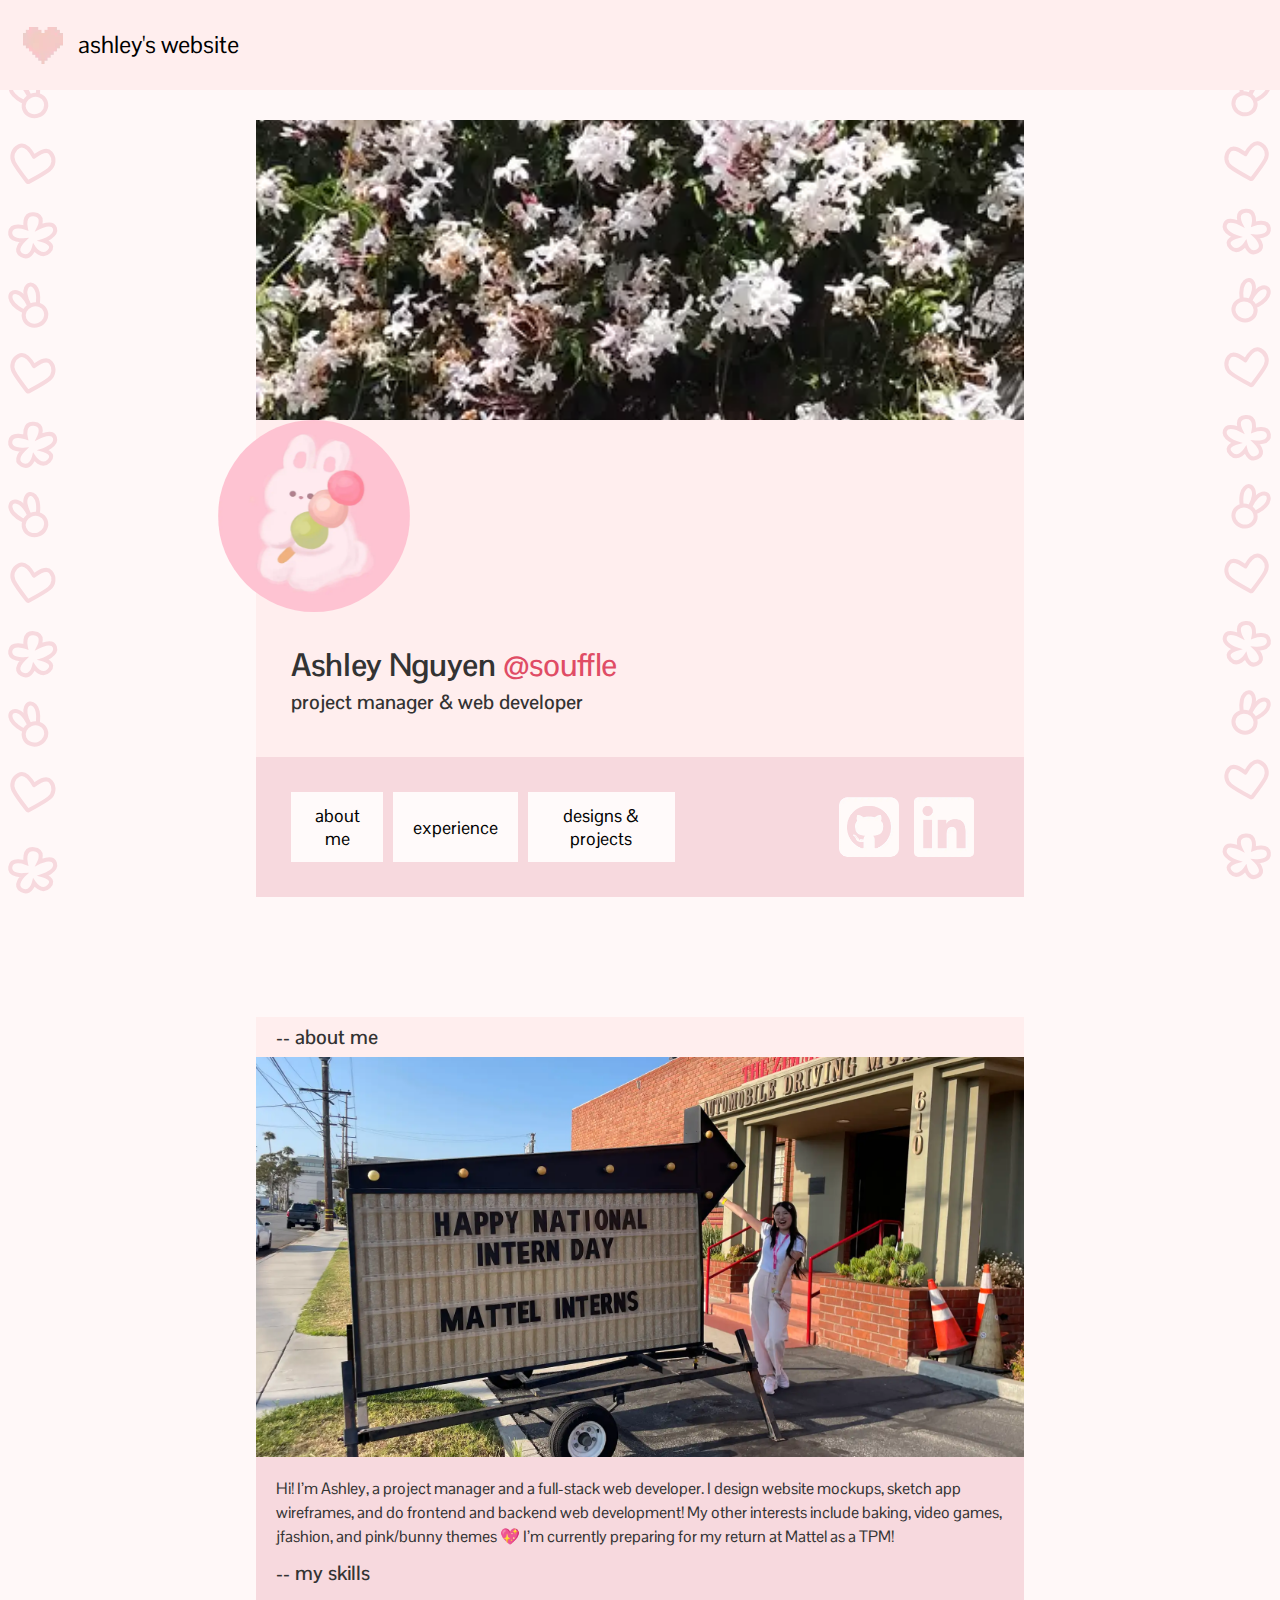
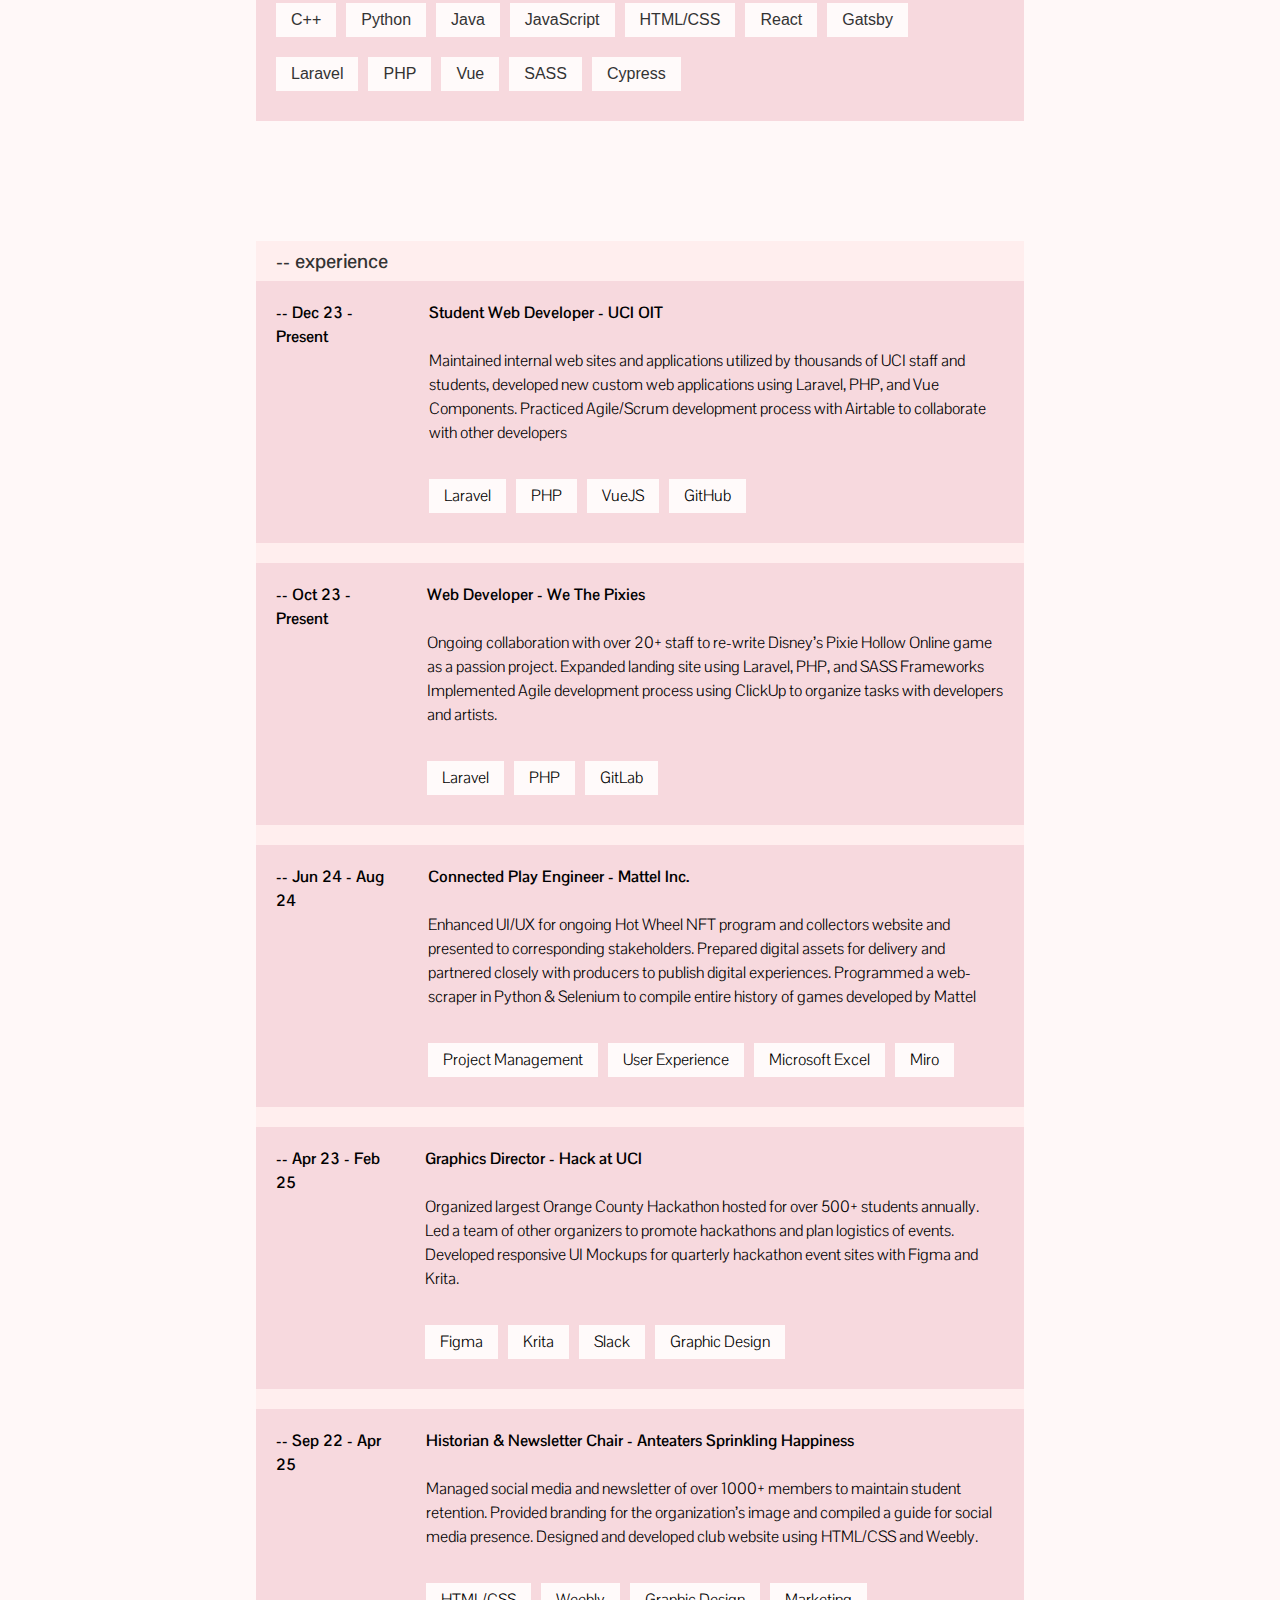
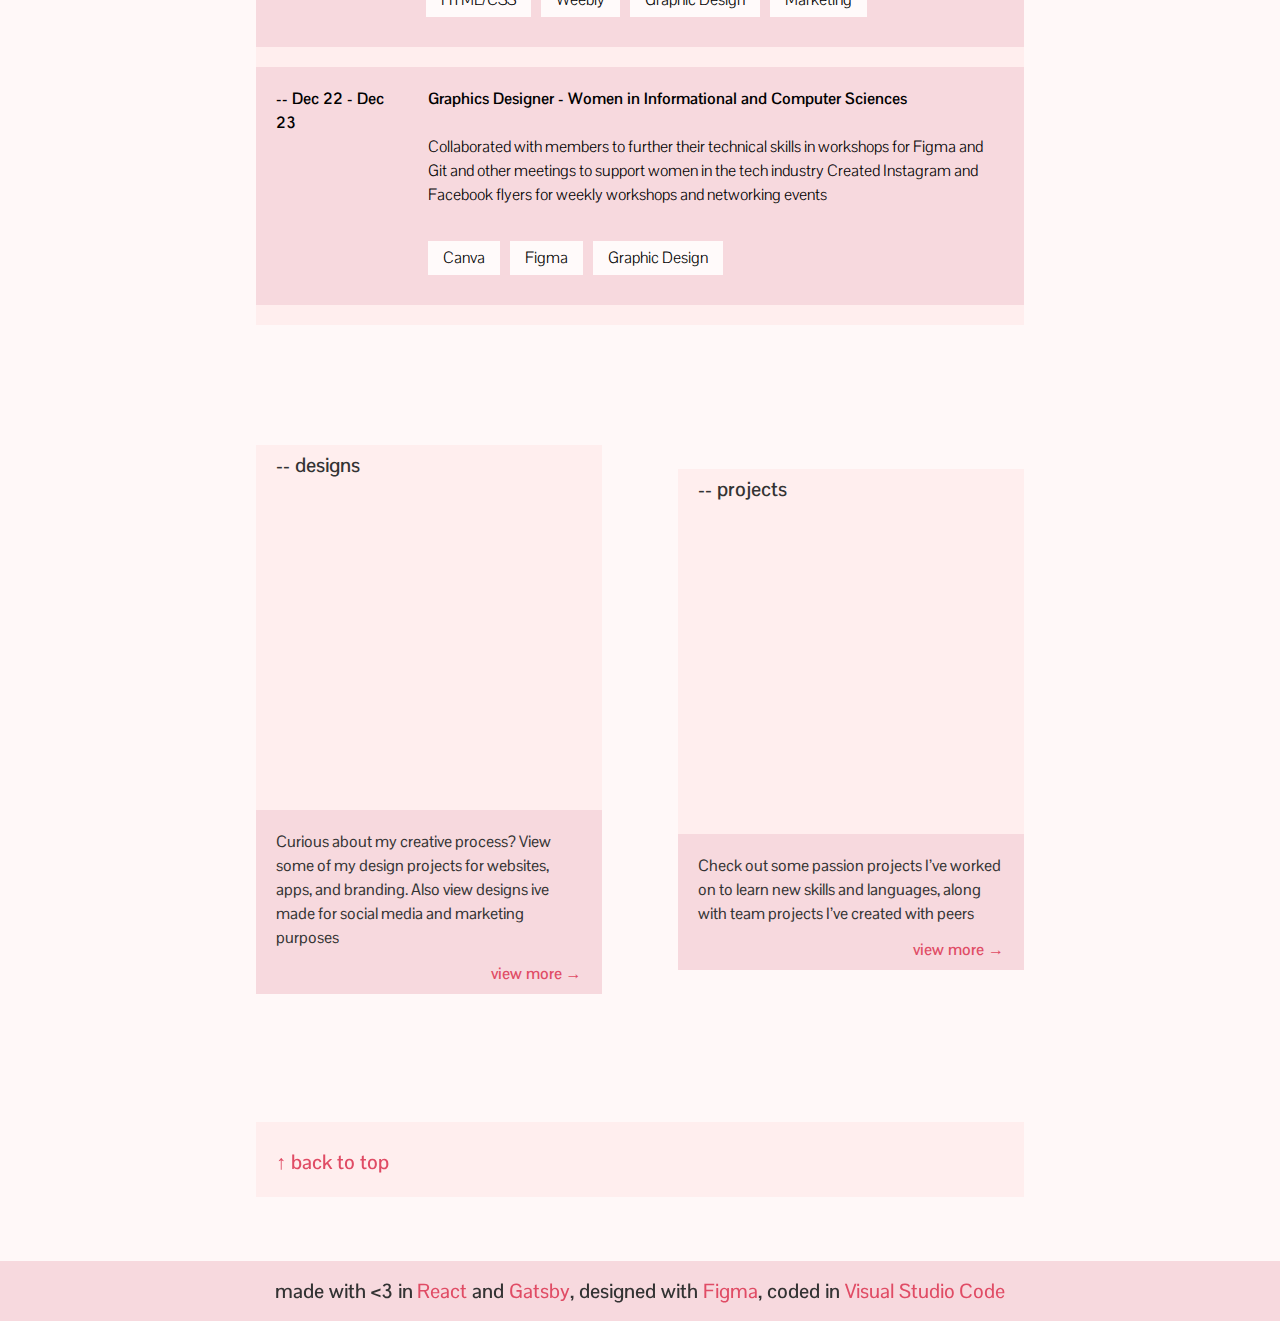
<file: index.html>
<!DOCTYPE html><html lang="en"><head><meta charSet="utf-8"/><meta http-equiv="x-ua-compatible" content="ie=edge"/><meta name="viewport" content="width=device-width, initial-scale=1, shrink-to-fit=no"/><meta name="generator" content="Gatsby 5.14.1"/><style data-href="/styles.f924819a7cda2062b1d8.css" data-identity="gatsby-global-css">@import url(https://fonts.googleapis.com/css2?family=Pontano+Sans:wght@300..700&display=swap);:root{--border-radius:4px;--color-text:#333;--color-primary:#7026b9;--color-code-bg:#fff4db;--color-code:#8a6534;--font-sans:-apple-system,BlinkMacSystemFont,"Segoe UI",Helvetica,Arial,sans-serif,"Apple Color Emoji","Segoe UI Emoji";--font-mono:SFMono-Regular,Menlo,Monaco,Consolas,"Liberation Mono","Courier New",monospace;--font-lg:18px;--font-md:16px;--font-sm:14px;--font-sx:12px;--line-height-loose:1.75;--line-height-normal:1.5;--line-height-dense:1.1;--space-1:4px;--space-2:8px;--space-3:16px;--space-4:24px;--space-5:32px;--space-6:64px;--size-content:54rem;--size-gutter:var(--space-5);--size-gap:var(--space-6)}html{-webkit-text-size-adjust:100%;box-sizing:border-box;font:sans-serif;font-size:var(--font-md);line-height:var(--line-height-normal);overflow-y:scroll}body{-moz-osx-font-smoothing:grayscale;-webkit-font-smoothing:antialiased;word-wrap:break-word;color:var(--color-text);font-family:sans-serif;font-family:var(--font-sans);font-weight:400;margin:0}a{background-color:transparent;color:var(--color-primary);font-weight:500;text-decoration:none;text-decoration:underline;text-decoration-thickness:1.5px;text-underline-offset:2px}a:active,a:hover{outline-width:0;text-decoration:none}abbr[title]{border-bottom:1px dotted rgba(0,0,0,.5);cursor:help;text-decoration:none}b,strong{font-weight:inherit;font-weight:bolder}dfn{font-style:italic}h1{letter-spacing:-.01em;line-height:var(--line-height-dense);margin:0 0 3rem;padding:0}h1>b{color:var(--color-primary)}img{border-style:none;max-width:100%}code,kbd,pre,samp{font-family:var(--font-mono);font-size:1em;line-height:inherit}hr{background:rgba(0,0,0,.2);border:none;box-sizing:content-box;height:1px;margin-bottom:calc(var(--space-4) - 1px);margin-left:0;margin-right:0;margin-top:0;overflow:visible;padding:0}*,:after,:before{box-sizing:inherit}dd,dl,fieldset,figure,hgroup,img,ol,p,ul{margin:0;margin-bottom:var(--space-4);padding:0}ol,ul{list-style-image:none;list-style-position:outside;margin-left:var(--space-4)}pre{word-wrap:normal;background:rgba(0,0,0,.04);border-radius:var(--border-radius);font-size:.875rem;line-height:var(--line-height-normal);margin-bottom:var(--space-4);margin-left:0;margin-right:0;margin-top:0;overflow:auto;padding:var(--space-4)}b,dt,strong,th{font-weight:700}li{margin-bottom:calc(var(--space-4)/2)}ol li,ul li{padding-left:0}li>ol,li>ul{margin-bottom:calc(var(--space-4)/2);margin-left:var(--space-4);margin-top:calc(var(--space-4)/2)}blockquote :last-child,li :last-child,p :last-child{margin-bottom:0}li>p{margin-bottom:calc(var(--space-4)/2)}p{max-width:680px}code,kbd,samp{font-size:.875rem}abbr,acronym{border-bottom:1px dotted rgba(0,0,0,.5);cursor:help}code,tt{background-color:var(--color-code-bg);border-radius:var(--border-radius);color:var(--color-code);font-family:var(--font-mono);padding-bottom:.25em;padding-top:.25em;word-break:normal}pre code{background:none}code:after,code:before,tt:after,tt:before{content:"\00a0";letter-spacing:-.2em}pre code:after,pre code:before,pre tt:after,pre tt:before{content:none}html{scroll-behavior:smooth;scroll-padding-top:80px}body{background-color:#fff8f8}h1{font-weight:700;margin-bottom:10px}h1,h2{font-family:Pontano Sans,sans-serif}h2{font-weight:400}h3{font-size:20px;font-weight:600;line-height:0px}h3,p{font-family:Pontano Sans,sans-serif}a.index-module--link--b5806{color:#e04c65;cursor:pointer;text-decoration:none!important}a.index-module--link--b5806:hover{color:#e43855;transition:.5s ease-in-out}a{text-decoration:none!important}.index-module--moving_background--77769{background-image:url(/static/left-background-00f7541c44ffeeb9ddb7e8b6383c75ee.svg);left:0}.index-module--moving_background--77769,.index-module--moving_background_right--dcc74{animation:index-module--animateBackground--d4b03 60s linear infinite;background-size:100% 400%;height:100%;position:fixed;top:0;width:5%;z-index:-1}.index-module--moving_background_right--dcc74{background-image:url(/static/right-background-781fa319ea95901d21b91d1c21416358.svg);right:0}@keyframes index-module--animateBackground--d4b03{0%{background-position:0 100%}50%{background-position:0 50%}to{background-position:0 0}}.index-module--leftNav--8fca6{float:left;margin-left:1%}.index-module--rightNav--392c6{float:left;position:fixed;right:1.5%;top:2%}.index-module--navbar--fdaf6{align-items:center;background-color:#fee;display:flex;height:10%;left:0;padding:10px;position:fixed;top:0;width:100%;z-index:1000}.index-module--navText--6c2a5{color:#000}.index-module--logo--47207{height:auto;margin-right:15px;max-width:60px;transition:all .2s ease-in-out}.index-module--logo--47207:hover{transform:scale(1.1)}.index-module--footer--75ffa{align-items:center;background-color:#f7d9de;height:8%;padding:10px;text-align:center;width:100%}.index-module--section--7b794{align-items:center;background:none;margin-bottom:45px;margin-top:120px;min-height:500px;width:100%}.index-module--sectionContainer--a4965{background-color:#fee;display:flex;flex-direction:column;margin:auto;position:relative;width:60%}.index-module--headerText--2bf62{padding:35px}.index-module--heroHeader_footer--56e11{background-color:#f7d9de;display:flex;height:25%;justify-content:space-between;padding:35px;width:100%}.index-module--avatarImg--b4353{border-radius:50%;height:auto;position:absolute;right:5%;top:22%;width:25%}.index-module--headerImg--b734d{display:block;max-height:300px}.index-module--heroHeader_dropdown--39e97{display:flex;gap:10px;height:70px;width:55%}.index-module--heroHeader_links--72903{align-items:center;display:flex;justify-content:flex-end}.index-module--containerHeader--2e83b{padding-left:20px}.index-module--containerText--fe3fd{background-color:#f7d9de;padding:20px;p{max-width:100%}}.index-module--aboutImg--9a73c{height:400px;width:100%}.index-module--skill_section_tags--aedd5{display:flex;flex-wrap:wrap}.index-module--experienceSection--e6e40{background-color:#f7d9de;color:#000;display:flex;font-family:Pontano Sans,sans-serif;font-weight:300;margin-bottom:20px;text-decoration:none!important;transition:all 175ms linear}.index-module--experienceSection--e6e40:before{transform:translate3d(0,.75em,-1em);transition:all 175ms linear}.index-module--experienceSection--e6e40:hover{cursor:pointer;transform:translateY(.375em)}.index-module--experienceSection--e6e40:hover:before{transform:translate3d(0,.75em,-1em)}.index-module--experienceSection--e6e40:active:before{transform:translateZ(-1em)}.index-module--experienceSection_tags--3bdc3{display:flex;flex-wrap:wrap}.index-module--experienceSection_tags_item--a2c02{background-color:snow;margin:10px 10px 10px 0;padding:5px 15px}.index-module--experienceSection_right--a70f4{padding:20px}.index-module--twoColumnSection--6e8ca{align-items:flex-start;display:flex;gap:10%;justify-content:space-between;margin:auto;position:relative;width:60%}@media (max-width:900px){.index-module--twoColumnSection--6e8ca{align-items:center;flex-direction:column}.index-module--designContainer--753c0,.index-module--sectionContainer--a4965{margin-top:20px}.index-module--modalImage--3a24e{margin-top:40%!important}.index-module--projectContainer--5057e{margin-top:30px}}.index-module--columnImg--a92ed{height:325px}.index-module--viewMore--32e73{float:right;font-weight:600;line-height:0px;margin-bottom:0;padding-bottom:20px}.index-module--viewMore--32e73:after{background-color:#e43855;bottom:0;content:"";height:2px;left:70%;position:absolute;transform:scaleX(0);transition:transform .25s ease-out;width:30%}.index-module--viewMore--32e73:hover:after{transform:scaleX(1)}.index-module--viewMore--32e73:after{transform-origin:bottom right}.index-module--viewMore--32e73:hover:after{transform-origin:bottom left}.index-module--link_button--d58d6{height:auto;margin-left:5px;margin-top:3px;max-width:15px}.index-module--experienceSection_desc--6d079{align-items:center}.index-module--pageHeader--76f9e{background-color:#fee;height:75px;margin:10% 5% 5% 20%;padding:20px;width:60%}.index-module--designImg--4b897{height:-webkit-fit-content;height:-moz-fit-content;height:fit-content;transition:all .2s ease-in-out;width:-webkit-fit-content;width:-moz-fit-content;width:fit-content}.index-module--designImg--4b897:hover{cursor:zoom-in;transform:scale(1.01)}.index-module--projectImg--8413b{height:-webkit-fit-content;height:-moz-fit-content;height:fit-content;width:-webkit-fit-content;width:-moz-fit-content;width:fit-content}.index-module--designText--2076e{background-color:#f7d9de;padding:20px;p{margin-bottom:2px}}.index-module--designContainer--753c0,.index-module--projectContainer--5057e{background-color:#fee;display:flex;flex-direction:column;position:relative;width:60%}.index-module--projectContainer--5057e{transition:all .2s ease-in-out}.index-module--projectContainer--5057e:hover{cursor:pointer;transform:scale(1.01)}.index-module--navButton--e8ed9{background-color:snow;border:none;font-family:Pontano Sans,sans-serif;font-size:18px;padding:5px 20px;transition:all 175ms linear}.index-module--navButton--e8ed9:before{transform:translate3d(0,.75em,-1em);transition:all 175ms linear}.index-module--navButton--e8ed9:hover{cursor:pointer;transform:translateY(.375em)}.index-module--navButton--e8ed9:hover:before{transform:translate3d(0,.75em,-1em)}.index-module--navButton--e8ed9:active:before{transform:translateZ(-1em)}.index-module--nav--091d0{display:flex}.index-module--project_tags--0e78b{display:flex;flex-wrap:wrap}.index-module--project_tags_item--8d81f{background-color:snow;margin:10px 10px 10px 0;padding:5px 15px;transition:all 175ms linear}.index-module--project_tags_item--8d81f:before{transform:translate3d(0,.75em,-1em);transition:all 175ms linear}.index-module--project_tags_item--8d81f:hover{cursor:default;transform:translateY(.375em)}.index-module--project_tags_item--8d81f:hover:before{transform:translate3d(0,.75em,-1em)}.index-module--project_tags_item--8d81f:active:before{transform:translateZ(-1em)}.index-module--imageModal--f8b7d{background:#000000b5;bottom:0;cursor:zoom-out;justify-content:center;left:0;position:fixed;right:0;top:0;z-index:1000}.index-module--imageModalContainerSquare--ef2c1{color:snow;font-family:Pontano Sans,sans-serif;margin:auto;max-width:40%;text-align:center}.index-module--imageModalContainerRect--b2a42{color:snow;font-family:Pontano Sans,sans-serif;margin:auto;max-width:60%;text-align:center}.index-module--modalImage--3a24e{margin-top:3%}.index-module--gallery--de12a{display:grid;gap:16px;grid-template-columns:repeat(3,1fr);margin:auto;padding:20px;width:63%}.index-module--gallery-item--98bea{color:#fff;padding:20px;text-align:center}</style><style>.gatsby-image-wrapper{position:relative;overflow:hidden}.gatsby-image-wrapper picture.object-fit-polyfill{position:static!important}.gatsby-image-wrapper img{bottom:0;height:100%;left:0;margin:0;max-width:none;padding:0;position:absolute;right:0;top:0;width:100%;object-fit:cover}.gatsby-image-wrapper [data-main-image]{opacity:0;transform:translateZ(0);transition:opacity .25s linear;will-change:opacity}.gatsby-image-wrapper-constrained{display:inline-block;vertical-align:top}</style><noscript><style>.gatsby-image-wrapper noscript [data-main-image]{opacity:1!important}.gatsby-image-wrapper [data-placeholder-image]{opacity:0!important}</style></noscript><script type="module">const e="undefined"!=typeof HTMLImageElement&&"loading"in HTMLImageElement.prototype;e&&document.body.addEventListener("load",(function(e){const t=e.target;if(void 0===t.dataset.mainImage)return;if(void 0===t.dataset.gatsbyImageSsr)return;let a=null,n=t;for(;null===a&&n;)void 0!==n.parentNode.dataset.gatsbyImageWrapper&&(a=n.parentNode),n=n.parentNode;const o=a.querySelector("[data-placeholder-image]"),r=new Image;r.src=t.currentSrc,r.decode().catch((()=>{})).then((()=>{t.style.opacity=1,o&&(o.style.opacity=0,o.style.transition="opacity 500ms linear")}))}),!0);</script><link rel="icon" href="/favicon-32x32.png?v=1642a0a0fff151f321ac79e5a3caa56c" type="image/png"/><link rel="icon" href="/favicon.svg?v=1642a0a0fff151f321ac79e5a3caa56c" type="image/svg+xml"/><link rel="manifest" href="/manifest.webmanifest" crossorigin="anonymous"/><link rel="apple-touch-icon" sizes="48x48" href="/icons/icon-48x48.png?v=1642a0a0fff151f321ac79e5a3caa56c"/><link rel="apple-touch-icon" sizes="72x72" href="/icons/icon-72x72.png?v=1642a0a0fff151f321ac79e5a3caa56c"/><link rel="apple-touch-icon" sizes="96x96" href="/icons/icon-96x96.png?v=1642a0a0fff151f321ac79e5a3caa56c"/><link rel="apple-touch-icon" sizes="144x144" href="/icons/icon-144x144.png?v=1642a0a0fff151f321ac79e5a3caa56c"/><link rel="apple-touch-icon" sizes="192x192" href="/icons/icon-192x192.png?v=1642a0a0fff151f321ac79e5a3caa56c"/><link rel="apple-touch-icon" sizes="256x256" href="/icons/icon-256x256.png?v=1642a0a0fff151f321ac79e5a3caa56c"/><link rel="apple-touch-icon" sizes="384x384" href="/icons/icon-384x384.png?v=1642a0a0fff151f321ac79e5a3caa56c"/><link rel="apple-touch-icon" sizes="512x512" href="/icons/icon-512x512.png?v=1642a0a0fff151f321ac79e5a3caa56c"/><link href="https://fonts.googleapis.com/css?family=Pontano+Sans:400,500&amp;display=swap" rel="stylesheet"/></head><body><div id="___gatsby"><div style="outline:none" tabindex="-1" id="gatsby-focus-wrapper"><div><div class="index-module--navbar--fdaf6"><div class="index-module--leftNav--8fca6"><a href="/"><h2 class="index-module--navText--6c2a5"><div data-gatsby-image-wrapper="" class="gatsby-image-wrapper gatsby-image-wrapper-constrained index-module--logo--47207"><div style="max-width:40px;display:block"><img alt="" role="presentation" aria-hidden="true" src="data:image/svg+xml;charset=utf-8,%3Csvg%20height=&#x27;37&#x27;%20width=&#x27;40&#x27;%20xmlns=&#x27;http://www.w3.org/2000/svg&#x27;%20version=&#x27;1.1&#x27;%3E%3C/svg%3E" style="max-width:100%;display:block;position:static"/></div><div aria-hidden="true" data-placeholder-image="" style="opacity:1;transition:opacity 500ms linear;background-color:#f8c8c8;position:absolute;top:0;left:0;bottom:0;right:0"></div><picture><source type="image/webp" data-srcset="/static/1642a0a0fff151f321ac79e5a3caa56c/46057/heart-pixel.webp 10w,/static/1642a0a0fff151f321ac79e5a3caa56c/12eff/heart-pixel.webp 20w,/static/1642a0a0fff151f321ac79e5a3caa56c/e4064/heart-pixel.webp 40w" sizes="(min-width: 40px) 40px, 100vw"/><img data-gatsby-image-ssr="" data-main-image="" style="opacity:0" sizes="(min-width: 40px) 40px, 100vw" decoding="async" loading="lazy" data-src="/static/1642a0a0fff151f321ac79e5a3caa56c/9787a/heart-pixel.svg" data-srcset="/static/1642a0a0fff151f321ac79e5a3caa56c/17665/heart-pixel.svg 10w,/static/1642a0a0fff151f321ac79e5a3caa56c/ec495/heart-pixel.svg 20w,/static/1642a0a0fff151f321ac79e5a3caa56c/9787a/heart-pixel.svg 40w" alt="Pixel heart"/></picture><noscript><picture><source type="image/webp" srcSet="/static/1642a0a0fff151f321ac79e5a3caa56c/46057/heart-pixel.webp 10w,/static/1642a0a0fff151f321ac79e5a3caa56c/12eff/heart-pixel.webp 20w,/static/1642a0a0fff151f321ac79e5a3caa56c/e4064/heart-pixel.webp 40w" sizes="(min-width: 40px) 40px, 100vw"/><img data-gatsby-image-ssr="" data-main-image="" style="opacity:0" sizes="(min-width: 40px) 40px, 100vw" decoding="async" loading="lazy" src="/static/1642a0a0fff151f321ac79e5a3caa56c/9787a/heart-pixel.svg" srcSet="/static/1642a0a0fff151f321ac79e5a3caa56c/17665/heart-pixel.svg 10w,/static/1642a0a0fff151f321ac79e5a3caa56c/ec495/heart-pixel.svg 20w,/static/1642a0a0fff151f321ac79e5a3caa56c/9787a/heart-pixel.svg 40w" alt="Pixel heart"/></picture></noscript><script type="module">const t="undefined"!=typeof HTMLImageElement&&"loading"in HTMLImageElement.prototype;if(t){const t=document.querySelectorAll("img[data-main-image]");for(let e of t){e.dataset.src&&(e.setAttribute("src",e.dataset.src),e.removeAttribute("data-src")),e.dataset.srcset&&(e.setAttribute("srcset",e.dataset.srcset),e.removeAttribute("data-srcset"));const t=e.parentNode.querySelectorAll("source[data-srcset]");for(let e of t)e.setAttribute("srcset",e.dataset.srcset),e.removeAttribute("data-srcset");e.complete&&(e.style.opacity=1,e.parentNode.parentNode.querySelector("[data-placeholder-image]").style.opacity=0)}}</script></div>ashley&#x27;s website</h2></a></div></div><div class="index-module--section--7b794"><div class="index-module--sectionContainer--a4965"><div data-gatsby-image-wrapper="" class="gatsby-image-wrapper gatsby-image-wrapper-constrained index-module--headerImg--b734d"><div style="max-width:400px;display:block"><img alt="" role="presentation" aria-hidden="true" src="data:image/svg+xml;charset=utf-8,%3Csvg%20height=&#x27;533&#x27;%20width=&#x27;400&#x27;%20xmlns=&#x27;http://www.w3.org/2000/svg&#x27;%20version=&#x27;1.1&#x27;%3E%3C/svg%3E" style="max-width:100%;display:block;position:static"/></div><div aria-hidden="true" data-placeholder-image="" style="opacity:1;transition:opacity 500ms linear;background-color:#181818;position:absolute;top:0;left:0;bottom:0;right:0"></div><picture><source type="image/webp" data-srcset="/static/162813dfcdd03ebb7c6f4dbed22fcb3f/4b27e/IMG_2076.webp 100w,/static/162813dfcdd03ebb7c6f4dbed22fcb3f/c0d30/IMG_2076.webp 200w,/static/162813dfcdd03ebb7c6f4dbed22fcb3f/35029/IMG_2076.webp 400w,/static/162813dfcdd03ebb7c6f4dbed22fcb3f/00951/IMG_2076.webp 800w" sizes="(min-width: 400px) 400px, 100vw"/><img data-gatsby-image-ssr="" data-main-image="" style="opacity:0" sizes="(min-width: 400px) 400px, 100vw" decoding="async" loading="lazy" data-src="/static/162813dfcdd03ebb7c6f4dbed22fcb3f/24883/IMG_2076.jpg" data-srcset="/static/162813dfcdd03ebb7c6f4dbed22fcb3f/2b1eb/IMG_2076.jpg 100w,/static/162813dfcdd03ebb7c6f4dbed22fcb3f/ae646/IMG_2076.jpg 200w,/static/162813dfcdd03ebb7c6f4dbed22fcb3f/24883/IMG_2076.jpg 400w,/static/162813dfcdd03ebb7c6f4dbed22fcb3f/15b64/IMG_2076.jpg 800w" alt="Random"/></picture><noscript><picture><source type="image/webp" srcSet="/static/162813dfcdd03ebb7c6f4dbed22fcb3f/4b27e/IMG_2076.webp 100w,/static/162813dfcdd03ebb7c6f4dbed22fcb3f/c0d30/IMG_2076.webp 200w,/static/162813dfcdd03ebb7c6f4dbed22fcb3f/35029/IMG_2076.webp 400w,/static/162813dfcdd03ebb7c6f4dbed22fcb3f/00951/IMG_2076.webp 800w" sizes="(min-width: 400px) 400px, 100vw"/><img data-gatsby-image-ssr="" data-main-image="" style="opacity:0" sizes="(min-width: 400px) 400px, 100vw" decoding="async" loading="lazy" src="/static/162813dfcdd03ebb7c6f4dbed22fcb3f/24883/IMG_2076.jpg" srcSet="/static/162813dfcdd03ebb7c6f4dbed22fcb3f/2b1eb/IMG_2076.jpg 100w,/static/162813dfcdd03ebb7c6f4dbed22fcb3f/ae646/IMG_2076.jpg 200w,/static/162813dfcdd03ebb7c6f4dbed22fcb3f/24883/IMG_2076.jpg 400w,/static/162813dfcdd03ebb7c6f4dbed22fcb3f/15b64/IMG_2076.jpg 800w" alt="Random"/></picture></noscript><script type="module">const t="undefined"!=typeof HTMLImageElement&&"loading"in HTMLImageElement.prototype;if(t){const t=document.querySelectorAll("img[data-main-image]");for(let e of t){e.dataset.src&&(e.setAttribute("src",e.dataset.src),e.removeAttribute("data-src")),e.dataset.srcset&&(e.setAttribute("srcset",e.dataset.srcset),e.removeAttribute("data-srcset"));const t=e.parentNode.querySelectorAll("source[data-srcset]");for(let e of t)e.setAttribute("srcset",e.dataset.srcset),e.removeAttribute("data-srcset");e.complete&&(e.style.opacity=1,e.parentNode.parentNode.querySelector("[data-placeholder-image]").style.opacity=0)}}</script></div><div data-gatsby-image-wrapper="" class="gatsby-image-wrapper gatsby-image-wrapper-constrained index-module--avatarImg--b4353"><div style="max-width:1000px;display:block"><img alt="" role="presentation" aria-hidden="true" src="data:image/svg+xml;charset=utf-8,%3Csvg%20height=&#x27;1000&#x27;%20width=&#x27;1000&#x27;%20xmlns=&#x27;http://www.w3.org/2000/svg&#x27;%20version=&#x27;1.1&#x27;%3E%3C/svg%3E" style="max-width:100%;display:block;position:static"/></div><div aria-hidden="true" data-placeholder-image="" style="opacity:1;transition:opacity 500ms linear;background-color:#f8c8d8;position:absolute;top:0;left:0;bottom:0;right:0"></div><picture><source type="image/webp" data-srcset="/static/07918e390bfdd1a46bed8fcb72c1a09d/e7160/avatar.webp 250w,/static/07918e390bfdd1a46bed8fcb72c1a09d/5f169/avatar.webp 500w,/static/07918e390bfdd1a46bed8fcb72c1a09d/3cd29/avatar.webp 1000w" sizes="(min-width: 1000px) 1000px, 100vw"/><img data-gatsby-image-ssr="" data-main-image="" style="opacity:0" sizes="(min-width: 1000px) 1000px, 100vw" decoding="async" loading="lazy" data-src="/static/07918e390bfdd1a46bed8fcb72c1a09d/13677/avatar.png" data-srcset="/static/07918e390bfdd1a46bed8fcb72c1a09d/de391/avatar.png 250w,/static/07918e390bfdd1a46bed8fcb72c1a09d/82c11/avatar.png 500w,/static/07918e390bfdd1a46bed8fcb72c1a09d/13677/avatar.png 1000w" alt="bunny holding a dango stick"/></picture><noscript><picture><source type="image/webp" srcSet="/static/07918e390bfdd1a46bed8fcb72c1a09d/e7160/avatar.webp 250w,/static/07918e390bfdd1a46bed8fcb72c1a09d/5f169/avatar.webp 500w,/static/07918e390bfdd1a46bed8fcb72c1a09d/3cd29/avatar.webp 1000w" sizes="(min-width: 1000px) 1000px, 100vw"/><img data-gatsby-image-ssr="" data-main-image="" style="opacity:0" sizes="(min-width: 1000px) 1000px, 100vw" decoding="async" loading="lazy" src="/static/07918e390bfdd1a46bed8fcb72c1a09d/13677/avatar.png" srcSet="/static/07918e390bfdd1a46bed8fcb72c1a09d/de391/avatar.png 250w,/static/07918e390bfdd1a46bed8fcb72c1a09d/82c11/avatar.png 500w,/static/07918e390bfdd1a46bed8fcb72c1a09d/13677/avatar.png 1000w" alt="bunny holding a dango stick"/></picture></noscript><script type="module">const t="undefined"!=typeof HTMLImageElement&&"loading"in HTMLImageElement.prototype;if(t){const t=document.querySelectorAll("img[data-main-image]");for(let e of t){e.dataset.src&&(e.setAttribute("src",e.dataset.src),e.removeAttribute("data-src")),e.dataset.srcset&&(e.setAttribute("srcset",e.dataset.srcset),e.removeAttribute("data-srcset"));const t=e.parentNode.querySelectorAll("source[data-srcset]");for(let e of t)e.setAttribute("srcset",e.dataset.srcset),e.removeAttribute("data-srcset");e.complete&&(e.style.opacity=1,e.parentNode.parentNode.querySelector("[data-placeholder-image]").style.opacity=0)}}</script></div><div class="index-module--headerText--2bf62"><h1>Ashley Nguyen <a class="index-module--link--b5806">@souffle</a></h1><h3>project manager &amp; web developer</h3></div><div class="index-module--heroHeader_footer--56e11"><div class="index-module--heroHeader_dropdown--39e97"><a href="#aboutMeSection" class="index-module--nav--091d0"><button class="index-module--navButton--e8ed9">about me</button></a><a href="#experienceSection" class="index-module--nav--091d0"><button class="index-module--navButton--e8ed9">experience</button></a><a href="#designSection" class="index-module--nav--091d0"><button class="index-module--navButton--e8ed9">designs &amp; projects</button></a></div><div class="index-module--heroHeader_links--72903"><a href="https://github.com/AshleyNg23" target="_blank"><div data-gatsby-image-wrapper="" class="gatsby-image-wrapper gatsby-image-wrapper-constrained index-module--logo--47207"><div style="max-width:448px;display:block"><img alt="" role="presentation" aria-hidden="true" src="data:image/svg+xml;charset=utf-8,%3Csvg%20height=&#x27;512&#x27;%20width=&#x27;448&#x27;%20xmlns=&#x27;http://www.w3.org/2000/svg&#x27;%20version=&#x27;1.1&#x27;%3E%3C/svg%3E" style="max-width:100%;display:block;position:static"/></div><div aria-hidden="true" data-placeholder-image="" style="opacity:1;transition:opacity 500ms linear;background-color:#f8f8f8;position:absolute;top:0;left:0;bottom:0;right:0"></div><picture><source type="image/webp" data-srcset="/static/e7df0d13629e98d9b2e3227cec5b24c9/8bd5c/square-github-brands.webp 112w,/static/e7df0d13629e98d9b2e3227cec5b24c9/8016a/square-github-brands.webp 224w,/static/e7df0d13629e98d9b2e3227cec5b24c9/ce01d/square-github-brands.webp 448w" sizes="(min-width: 448px) 448px, 100vw"/><img data-gatsby-image-ssr="" data-main-image="" style="opacity:0" sizes="(min-width: 448px) 448px, 100vw" decoding="async" loading="lazy" data-src="/static/e7df0d13629e98d9b2e3227cec5b24c9/33413/square-github-brands.svg" data-srcset="/static/e7df0d13629e98d9b2e3227cec5b24c9/4b82f/square-github-brands.svg 112w,/static/e7df0d13629e98d9b2e3227cec5b24c9/92d8e/square-github-brands.svg 224w,/static/e7df0d13629e98d9b2e3227cec5b24c9/33413/square-github-brands.svg 448w" alt="github logo"/></picture><noscript><picture><source type="image/webp" srcSet="/static/e7df0d13629e98d9b2e3227cec5b24c9/8bd5c/square-github-brands.webp 112w,/static/e7df0d13629e98d9b2e3227cec5b24c9/8016a/square-github-brands.webp 224w,/static/e7df0d13629e98d9b2e3227cec5b24c9/ce01d/square-github-brands.webp 448w" sizes="(min-width: 448px) 448px, 100vw"/><img data-gatsby-image-ssr="" data-main-image="" style="opacity:0" sizes="(min-width: 448px) 448px, 100vw" decoding="async" loading="lazy" src="/static/e7df0d13629e98d9b2e3227cec5b24c9/33413/square-github-brands.svg" srcSet="/static/e7df0d13629e98d9b2e3227cec5b24c9/4b82f/square-github-brands.svg 112w,/static/e7df0d13629e98d9b2e3227cec5b24c9/92d8e/square-github-brands.svg 224w,/static/e7df0d13629e98d9b2e3227cec5b24c9/33413/square-github-brands.svg 448w" alt="github logo"/></picture></noscript><script type="module">const t="undefined"!=typeof HTMLImageElement&&"loading"in HTMLImageElement.prototype;if(t){const t=document.querySelectorAll("img[data-main-image]");for(let e of t){e.dataset.src&&(e.setAttribute("src",e.dataset.src),e.removeAttribute("data-src")),e.dataset.srcset&&(e.setAttribute("srcset",e.dataset.srcset),e.removeAttribute("data-srcset"));const t=e.parentNode.querySelectorAll("source[data-srcset]");for(let e of t)e.setAttribute("srcset",e.dataset.srcset),e.removeAttribute("data-srcset");e.complete&&(e.style.opacity=1,e.parentNode.parentNode.querySelector("[data-placeholder-image]").style.opacity=0)}}</script></div></a><a href="https://www.linkedin.com/in/ashley-nguyen-7108a5253/" target="_blank"><div data-gatsby-image-wrapper="" class="gatsby-image-wrapper gatsby-image-wrapper-constrained index-module--logo--47207"><div style="max-width:448px;display:block"><img alt="" role="presentation" aria-hidden="true" src="data:image/svg+xml;charset=utf-8,%3Csvg%20height=&#x27;512&#x27;%20width=&#x27;448&#x27;%20xmlns=&#x27;http://www.w3.org/2000/svg&#x27;%20version=&#x27;1.1&#x27;%3E%3C/svg%3E" style="max-width:100%;display:block;position:static"/></div><div aria-hidden="true" data-placeholder-image="" style="opacity:1;transition:opacity 500ms linear;background-color:#f8f8f8;position:absolute;top:0;left:0;bottom:0;right:0"></div><picture><source type="image/webp" data-srcset="/static/835fba1b727f11c038988f5b58093550/8bd5c/linkedin-brands.webp 112w,/static/835fba1b727f11c038988f5b58093550/8016a/linkedin-brands.webp 224w,/static/835fba1b727f11c038988f5b58093550/ce01d/linkedin-brands.webp 448w" sizes="(min-width: 448px) 448px, 100vw"/><img data-gatsby-image-ssr="" data-main-image="" style="opacity:0" sizes="(min-width: 448px) 448px, 100vw" decoding="async" loading="lazy" data-src="/static/835fba1b727f11c038988f5b58093550/33413/linkedin-brands.svg" data-srcset="/static/835fba1b727f11c038988f5b58093550/4b82f/linkedin-brands.svg 112w,/static/835fba1b727f11c038988f5b58093550/92d8e/linkedin-brands.svg 224w,/static/835fba1b727f11c038988f5b58093550/33413/linkedin-brands.svg 448w" alt="linkedin logo"/></picture><noscript><picture><source type="image/webp" srcSet="/static/835fba1b727f11c038988f5b58093550/8bd5c/linkedin-brands.webp 112w,/static/835fba1b727f11c038988f5b58093550/8016a/linkedin-brands.webp 224w,/static/835fba1b727f11c038988f5b58093550/ce01d/linkedin-brands.webp 448w" sizes="(min-width: 448px) 448px, 100vw"/><img data-gatsby-image-ssr="" data-main-image="" style="opacity:0" sizes="(min-width: 448px) 448px, 100vw" decoding="async" loading="lazy" src="/static/835fba1b727f11c038988f5b58093550/33413/linkedin-brands.svg" srcSet="/static/835fba1b727f11c038988f5b58093550/4b82f/linkedin-brands.svg 112w,/static/835fba1b727f11c038988f5b58093550/92d8e/linkedin-brands.svg 224w,/static/835fba1b727f11c038988f5b58093550/33413/linkedin-brands.svg 448w" alt="linkedin logo"/></picture></noscript><script type="module">const t="undefined"!=typeof HTMLImageElement&&"loading"in HTMLImageElement.prototype;if(t){const t=document.querySelectorAll("img[data-main-image]");for(let e of t){e.dataset.src&&(e.setAttribute("src",e.dataset.src),e.removeAttribute("data-src")),e.dataset.srcset&&(e.setAttribute("srcset",e.dataset.srcset),e.removeAttribute("data-srcset"));const t=e.parentNode.querySelectorAll("source[data-srcset]");for(let e of t)e.setAttribute("srcset",e.dataset.srcset),e.removeAttribute("data-srcset");e.complete&&(e.style.opacity=1,e.parentNode.parentNode.querySelector("[data-placeholder-image]").style.opacity=0)}}</script></div></a></div></div></div></div><div class="index-module--section--7b794"><div class="index-module--sectionContainer--a4965"><div id="aboutMeSection"><h3 class="index-module--containerHeader--2e83b">-- about me</h3><div data-gatsby-image-wrapper="" class="gatsby-image-wrapper gatsby-image-wrapper-constrained index-module--aboutImg--9a73c"><div style="max-width:4032px;display:block"><img alt="" role="presentation" aria-hidden="true" src="data:image/svg+xml;charset=utf-8,%3Csvg%20height=&#x27;3024&#x27;%20width=&#x27;4032&#x27;%20xmlns=&#x27;http://www.w3.org/2000/svg&#x27;%20version=&#x27;1.1&#x27;%3E%3C/svg%3E" style="max-width:100%;display:block;position:static"/></div><div aria-hidden="true" data-placeholder-image="" style="opacity:1;transition:opacity 500ms linear;background-color:#080808;position:absolute;top:0;left:0;bottom:0;right:0"></div><picture><source type="image/webp" data-srcset="/static/e94c5471741f8fbb31b9e6550decdf05/80cfb/IMG_8692.webp 1008w,/static/e94c5471741f8fbb31b9e6550decdf05/66d80/IMG_8692.webp 2016w,/static/e94c5471741f8fbb31b9e6550decdf05/5cc0d/IMG_8692.webp 4032w" sizes="(min-width: 4032px) 4032px, 100vw"/><img data-gatsby-image-ssr="" data-main-image="" style="opacity:0" sizes="(min-width: 4032px) 4032px, 100vw" decoding="async" loading="lazy" data-src="/static/e94c5471741f8fbb31b9e6550decdf05/68a6f/IMG_8692.jpg" data-srcset="/static/e94c5471741f8fbb31b9e6550decdf05/dfcd4/IMG_8692.jpg 1008w,/static/e94c5471741f8fbb31b9e6550decdf05/b97c6/IMG_8692.jpg 2016w,/static/e94c5471741f8fbb31b9e6550decdf05/68a6f/IMG_8692.jpg 4032w" alt="bunny resting under a tree drawing"/></picture><noscript><picture><source type="image/webp" srcSet="/static/e94c5471741f8fbb31b9e6550decdf05/80cfb/IMG_8692.webp 1008w,/static/e94c5471741f8fbb31b9e6550decdf05/66d80/IMG_8692.webp 2016w,/static/e94c5471741f8fbb31b9e6550decdf05/5cc0d/IMG_8692.webp 4032w" sizes="(min-width: 4032px) 4032px, 100vw"/><img data-gatsby-image-ssr="" data-main-image="" style="opacity:0" sizes="(min-width: 4032px) 4032px, 100vw" decoding="async" loading="lazy" src="/static/e94c5471741f8fbb31b9e6550decdf05/68a6f/IMG_8692.jpg" srcSet="/static/e94c5471741f8fbb31b9e6550decdf05/dfcd4/IMG_8692.jpg 1008w,/static/e94c5471741f8fbb31b9e6550decdf05/b97c6/IMG_8692.jpg 2016w,/static/e94c5471741f8fbb31b9e6550decdf05/68a6f/IMG_8692.jpg 4032w" alt="bunny resting under a tree drawing"/></picture></noscript><script type="module">const t="undefined"!=typeof HTMLImageElement&&"loading"in HTMLImageElement.prototype;if(t){const t=document.querySelectorAll("img[data-main-image]");for(let e of t){e.dataset.src&&(e.setAttribute("src",e.dataset.src),e.removeAttribute("data-src")),e.dataset.srcset&&(e.setAttribute("srcset",e.dataset.srcset),e.removeAttribute("data-srcset"));const t=e.parentNode.querySelectorAll("source[data-srcset]");for(let e of t)e.setAttribute("srcset",e.dataset.srcset),e.removeAttribute("data-srcset");e.complete&&(e.style.opacity=1,e.parentNode.parentNode.querySelector("[data-placeholder-image]").style.opacity=0)}}</script></div></div><div><div class="index-module--containerText--fe3fd"><p>Hi! I’m Ashley, a project manager and a full-stack web developer. I design website mockups, sketch app wireframes, and do frontend and backend web development! My other interests include baking, video games, jfashion, and pink/bunny themes 💖 I’m currently preparing for my return at Mattel as a TPM!</p><h3>-- my skills</h3><div class="index-module--skill_section_tags--aedd5"><div class="index-module--project_tags_item--8d81f">C++</div><div class="index-module--project_tags_item--8d81f">Python</div><div class="index-module--project_tags_item--8d81f">Java</div><div class="index-module--project_tags_item--8d81f">JavaScript</div><div class="index-module--project_tags_item--8d81f">HTML/CSS</div><div class="index-module--project_tags_item--8d81f">React</div><div class="index-module--project_tags_item--8d81f">Gatsby</div><div class="index-module--project_tags_item--8d81f">Laravel</div><div class="index-module--project_tags_item--8d81f">PHP</div><div class="index-module--project_tags_item--8d81f">Vue</div><div class="index-module--project_tags_item--8d81f">SASS</div><div class="index-module--project_tags_item--8d81f">Cypress</div></div></div></div></div></div><div class="index-module--section--7b794"><div class="index-module--sectionContainer--a4965"><div id="experienceSection"><h3 class="index-module--containerHeader--2e83b">-- experience</h3></div><div><a href="https://www.oit.uci.edu/" target="_blank"><div class="index-module--experienceSection--e6e40"><p class="index-module--containerText--fe3fd"><b>-- <!-- -->Dec 23 - Present</b></p><div class="index-module--experienceSection_right--a70f4"><p class="index-module--experienceSection_desc--6d079"><b>Student Web Developer - UCI OIT</b><div data-gatsby-image-wrapper="" class="gatsby-image-wrapper gatsby-image-wrapper-constrained index-module--link_button--d58d6"><div style="max-width:512px;display:block"><img alt="" role="presentation" aria-hidden="true" src="data:image/svg+xml;charset=utf-8,%3Csvg%20height=&#x27;512&#x27;%20width=&#x27;512&#x27;%20xmlns=&#x27;http://www.w3.org/2000/svg&#x27;%20version=&#x27;1.1&#x27;%3E%3C/svg%3E" style="max-width:100%;display:block;position:static"/></div><div aria-hidden="true" data-placeholder-image="" style="opacity:1;transition:opacity 500ms linear;background-color:#080808;position:absolute;top:0;left:0;bottom:0;right:0"></div><picture><source type="image/webp" data-srcset="/static/47f4a0f944739d6df99235a0fa6cb29a/6766a/link.webp 128w,/static/47f4a0f944739d6df99235a0fa6cb29a/22bfc/link.webp 256w,/static/47f4a0f944739d6df99235a0fa6cb29a/d689f/link.webp 512w" sizes="(min-width: 512px) 512px, 100vw"/><img data-gatsby-image-ssr="" data-main-image="" style="opacity:0" sizes="(min-width: 512px) 512px, 100vw" decoding="async" loading="lazy" data-src="/static/47f4a0f944739d6df99235a0fa6cb29a/f9ce8/link.svg" data-srcset="/static/47f4a0f944739d6df99235a0fa6cb29a/b4c06/link.svg 128w,/static/47f4a0f944739d6df99235a0fa6cb29a/ade80/link.svg 256w,/static/47f4a0f944739d6df99235a0fa6cb29a/f9ce8/link.svg 512w" alt="new page icon"/></picture><noscript><picture><source type="image/webp" srcSet="/static/47f4a0f944739d6df99235a0fa6cb29a/6766a/link.webp 128w,/static/47f4a0f944739d6df99235a0fa6cb29a/22bfc/link.webp 256w,/static/47f4a0f944739d6df99235a0fa6cb29a/d689f/link.webp 512w" sizes="(min-width: 512px) 512px, 100vw"/><img data-gatsby-image-ssr="" data-main-image="" style="opacity:0" sizes="(min-width: 512px) 512px, 100vw" decoding="async" loading="lazy" src="/static/47f4a0f944739d6df99235a0fa6cb29a/f9ce8/link.svg" srcSet="/static/47f4a0f944739d6df99235a0fa6cb29a/b4c06/link.svg 128w,/static/47f4a0f944739d6df99235a0fa6cb29a/ade80/link.svg 256w,/static/47f4a0f944739d6df99235a0fa6cb29a/f9ce8/link.svg 512w" alt="new page icon"/></picture></noscript><script type="module">const t="undefined"!=typeof HTMLImageElement&&"loading"in HTMLImageElement.prototype;if(t){const t=document.querySelectorAll("img[data-main-image]");for(let e of t){e.dataset.src&&(e.setAttribute("src",e.dataset.src),e.removeAttribute("data-src")),e.dataset.srcset&&(e.setAttribute("srcset",e.dataset.srcset),e.removeAttribute("data-srcset"));const t=e.parentNode.querySelectorAll("source[data-srcset]");for(let e of t)e.setAttribute("srcset",e.dataset.srcset),e.removeAttribute("data-srcset");e.complete&&(e.style.opacity=1,e.parentNode.parentNode.querySelector("[data-placeholder-image]").style.opacity=0)}}</script></div></p><p>Maintained internal web sites and applications utilized by thousands of UCI staff and students, developed new custom web applications using Laravel, PHP, and Vue Components. Practiced Agile/Scrum development process with Airtable to collaborate with other developers</p><div class="index-module--experienceSection_tags--3bdc3"><div class="index-module--experienceSection_tags_item--a2c02">Laravel</div><div class="index-module--experienceSection_tags_item--a2c02">PHP</div><div class="index-module--experienceSection_tags_item--a2c02">VueJS</div><div class="index-module--experienceSection_tags_item--a2c02">GitHub</div></div></div></div></a><a href="https://www.wethepixies.net/" target="_blank"><div class="index-module--experienceSection--e6e40"><p class="index-module--containerText--fe3fd"><b>-- <!-- -->Oct 23 - Present</b></p><div class="index-module--experienceSection_right--a70f4"><p class="index-module--experienceSection_desc--6d079"><b>Web Developer - We The Pixies</b><div data-gatsby-image-wrapper="" class="gatsby-image-wrapper gatsby-image-wrapper-constrained index-module--link_button--d58d6"><div style="max-width:512px;display:block"><img alt="" role="presentation" aria-hidden="true" src="data:image/svg+xml;charset=utf-8,%3Csvg%20height=&#x27;512&#x27;%20width=&#x27;512&#x27;%20xmlns=&#x27;http://www.w3.org/2000/svg&#x27;%20version=&#x27;1.1&#x27;%3E%3C/svg%3E" style="max-width:100%;display:block;position:static"/></div><div aria-hidden="true" data-placeholder-image="" style="opacity:1;transition:opacity 500ms linear;background-color:#080808;position:absolute;top:0;left:0;bottom:0;right:0"></div><picture><source type="image/webp" data-srcset="/static/47f4a0f944739d6df99235a0fa6cb29a/6766a/link.webp 128w,/static/47f4a0f944739d6df99235a0fa6cb29a/22bfc/link.webp 256w,/static/47f4a0f944739d6df99235a0fa6cb29a/d689f/link.webp 512w" sizes="(min-width: 512px) 512px, 100vw"/><img data-gatsby-image-ssr="" data-main-image="" style="opacity:0" sizes="(min-width: 512px) 512px, 100vw" decoding="async" loading="lazy" data-src="/static/47f4a0f944739d6df99235a0fa6cb29a/f9ce8/link.svg" data-srcset="/static/47f4a0f944739d6df99235a0fa6cb29a/b4c06/link.svg 128w,/static/47f4a0f944739d6df99235a0fa6cb29a/ade80/link.svg 256w,/static/47f4a0f944739d6df99235a0fa6cb29a/f9ce8/link.svg 512w" alt="new page icon"/></picture><noscript><picture><source type="image/webp" srcSet="/static/47f4a0f944739d6df99235a0fa6cb29a/6766a/link.webp 128w,/static/47f4a0f944739d6df99235a0fa6cb29a/22bfc/link.webp 256w,/static/47f4a0f944739d6df99235a0fa6cb29a/d689f/link.webp 512w" sizes="(min-width: 512px) 512px, 100vw"/><img data-gatsby-image-ssr="" data-main-image="" style="opacity:0" sizes="(min-width: 512px) 512px, 100vw" decoding="async" loading="lazy" src="/static/47f4a0f944739d6df99235a0fa6cb29a/f9ce8/link.svg" srcSet="/static/47f4a0f944739d6df99235a0fa6cb29a/b4c06/link.svg 128w,/static/47f4a0f944739d6df99235a0fa6cb29a/ade80/link.svg 256w,/static/47f4a0f944739d6df99235a0fa6cb29a/f9ce8/link.svg 512w" alt="new page icon"/></picture></noscript><script type="module">const t="undefined"!=typeof HTMLImageElement&&"loading"in HTMLImageElement.prototype;if(t){const t=document.querySelectorAll("img[data-main-image]");for(let e of t){e.dataset.src&&(e.setAttribute("src",e.dataset.src),e.removeAttribute("data-src")),e.dataset.srcset&&(e.setAttribute("srcset",e.dataset.srcset),e.removeAttribute("data-srcset"));const t=e.parentNode.querySelectorAll("source[data-srcset]");for(let e of t)e.setAttribute("srcset",e.dataset.srcset),e.removeAttribute("data-srcset");e.complete&&(e.style.opacity=1,e.parentNode.parentNode.querySelector("[data-placeholder-image]").style.opacity=0)}}</script></div></p><p>Ongoing collaboration with over 20+ staff to re-write Disney’s Pixie Hollow Online game as a passion project. Expanded landing site using Laravel, PHP, and SASS Frameworks Implemented Agile development process using ClickUp to organize tasks with developers and artists. </p><div class="index-module--experienceSection_tags--3bdc3"><div class="index-module--experienceSection_tags_item--a2c02">Laravel</div><div class="index-module--experienceSection_tags_item--a2c02">PHP</div><div class="index-module--experienceSection_tags_item--a2c02">GitLab</div></div></div></div></a><a href="https://about.mattel.com/" target="_blank"><div class="index-module--experienceSection--e6e40"><p class="index-module--containerText--fe3fd"><b>-- <!-- -->Jun 24 - Aug 24</b></p><div class="index-module--experienceSection_right--a70f4"><p class="index-module--experienceSection_desc--6d079"><b>Connected Play Engineer - Mattel Inc.</b><div data-gatsby-image-wrapper="" class="gatsby-image-wrapper gatsby-image-wrapper-constrained index-module--link_button--d58d6"><div style="max-width:512px;display:block"><img alt="" role="presentation" aria-hidden="true" src="data:image/svg+xml;charset=utf-8,%3Csvg%20height=&#x27;512&#x27;%20width=&#x27;512&#x27;%20xmlns=&#x27;http://www.w3.org/2000/svg&#x27;%20version=&#x27;1.1&#x27;%3E%3C/svg%3E" style="max-width:100%;display:block;position:static"/></div><div aria-hidden="true" data-placeholder-image="" style="opacity:1;transition:opacity 500ms linear;background-color:#080808;position:absolute;top:0;left:0;bottom:0;right:0"></div><picture><source type="image/webp" data-srcset="/static/47f4a0f944739d6df99235a0fa6cb29a/6766a/link.webp 128w,/static/47f4a0f944739d6df99235a0fa6cb29a/22bfc/link.webp 256w,/static/47f4a0f944739d6df99235a0fa6cb29a/d689f/link.webp 512w" sizes="(min-width: 512px) 512px, 100vw"/><img data-gatsby-image-ssr="" data-main-image="" style="opacity:0" sizes="(min-width: 512px) 512px, 100vw" decoding="async" loading="lazy" data-src="/static/47f4a0f944739d6df99235a0fa6cb29a/f9ce8/link.svg" data-srcset="/static/47f4a0f944739d6df99235a0fa6cb29a/b4c06/link.svg 128w,/static/47f4a0f944739d6df99235a0fa6cb29a/ade80/link.svg 256w,/static/47f4a0f944739d6df99235a0fa6cb29a/f9ce8/link.svg 512w" alt="new page icon"/></picture><noscript><picture><source type="image/webp" srcSet="/static/47f4a0f944739d6df99235a0fa6cb29a/6766a/link.webp 128w,/static/47f4a0f944739d6df99235a0fa6cb29a/22bfc/link.webp 256w,/static/47f4a0f944739d6df99235a0fa6cb29a/d689f/link.webp 512w" sizes="(min-width: 512px) 512px, 100vw"/><img data-gatsby-image-ssr="" data-main-image="" style="opacity:0" sizes="(min-width: 512px) 512px, 100vw" decoding="async" loading="lazy" src="/static/47f4a0f944739d6df99235a0fa6cb29a/f9ce8/link.svg" srcSet="/static/47f4a0f944739d6df99235a0fa6cb29a/b4c06/link.svg 128w,/static/47f4a0f944739d6df99235a0fa6cb29a/ade80/link.svg 256w,/static/47f4a0f944739d6df99235a0fa6cb29a/f9ce8/link.svg 512w" alt="new page icon"/></picture></noscript><script type="module">const t="undefined"!=typeof HTMLImageElement&&"loading"in HTMLImageElement.prototype;if(t){const t=document.querySelectorAll("img[data-main-image]");for(let e of t){e.dataset.src&&(e.setAttribute("src",e.dataset.src),e.removeAttribute("data-src")),e.dataset.srcset&&(e.setAttribute("srcset",e.dataset.srcset),e.removeAttribute("data-srcset"));const t=e.parentNode.querySelectorAll("source[data-srcset]");for(let e of t)e.setAttribute("srcset",e.dataset.srcset),e.removeAttribute("data-srcset");e.complete&&(e.style.opacity=1,e.parentNode.parentNode.querySelector("[data-placeholder-image]").style.opacity=0)}}</script></div></p><p>Enhanced UI/UX for ongoing Hot Wheel NFT program and collectors website and presented to corresponding stakeholders. Prepared digital assets for delivery and partnered closely with producers to publish digital experiences. Programmed a web-scraper in Python &amp; Selenium to compile entire history of games developed by Mattel</p><div class="index-module--experienceSection_tags--3bdc3"><div class="index-module--experienceSection_tags_item--a2c02">Project Management</div><div class="index-module--experienceSection_tags_item--a2c02">User Experience</div><div class="index-module--experienceSection_tags_item--a2c02">Microsoft Excel</div><div class="index-module--experienceSection_tags_item--a2c02">Miro</div></div></div></div></a><a href="https://hack.ics.uci.edu/" target="_blank"><div class="index-module--experienceSection--e6e40"><p class="index-module--containerText--fe3fd"><b>-- <!-- -->Apr 23 - Feb 25</b></p><div class="index-module--experienceSection_right--a70f4"><p class="index-module--experienceSection_desc--6d079"><b>Graphics Director - Hack at UCI</b><div data-gatsby-image-wrapper="" class="gatsby-image-wrapper gatsby-image-wrapper-constrained index-module--link_button--d58d6"><div style="max-width:512px;display:block"><img alt="" role="presentation" aria-hidden="true" src="data:image/svg+xml;charset=utf-8,%3Csvg%20height=&#x27;512&#x27;%20width=&#x27;512&#x27;%20xmlns=&#x27;http://www.w3.org/2000/svg&#x27;%20version=&#x27;1.1&#x27;%3E%3C/svg%3E" style="max-width:100%;display:block;position:static"/></div><div aria-hidden="true" data-placeholder-image="" style="opacity:1;transition:opacity 500ms linear;background-color:#080808;position:absolute;top:0;left:0;bottom:0;right:0"></div><picture><source type="image/webp" data-srcset="/static/47f4a0f944739d6df99235a0fa6cb29a/6766a/link.webp 128w,/static/47f4a0f944739d6df99235a0fa6cb29a/22bfc/link.webp 256w,/static/47f4a0f944739d6df99235a0fa6cb29a/d689f/link.webp 512w" sizes="(min-width: 512px) 512px, 100vw"/><img data-gatsby-image-ssr="" data-main-image="" style="opacity:0" sizes="(min-width: 512px) 512px, 100vw" decoding="async" loading="lazy" data-src="/static/47f4a0f944739d6df99235a0fa6cb29a/f9ce8/link.svg" data-srcset="/static/47f4a0f944739d6df99235a0fa6cb29a/b4c06/link.svg 128w,/static/47f4a0f944739d6df99235a0fa6cb29a/ade80/link.svg 256w,/static/47f4a0f944739d6df99235a0fa6cb29a/f9ce8/link.svg 512w" alt="new page icon"/></picture><noscript><picture><source type="image/webp" srcSet="/static/47f4a0f944739d6df99235a0fa6cb29a/6766a/link.webp 128w,/static/47f4a0f944739d6df99235a0fa6cb29a/22bfc/link.webp 256w,/static/47f4a0f944739d6df99235a0fa6cb29a/d689f/link.webp 512w" sizes="(min-width: 512px) 512px, 100vw"/><img data-gatsby-image-ssr="" data-main-image="" style="opacity:0" sizes="(min-width: 512px) 512px, 100vw" decoding="async" loading="lazy" src="/static/47f4a0f944739d6df99235a0fa6cb29a/f9ce8/link.svg" srcSet="/static/47f4a0f944739d6df99235a0fa6cb29a/b4c06/link.svg 128w,/static/47f4a0f944739d6df99235a0fa6cb29a/ade80/link.svg 256w,/static/47f4a0f944739d6df99235a0fa6cb29a/f9ce8/link.svg 512w" alt="new page icon"/></picture></noscript><script type="module">const t="undefined"!=typeof HTMLImageElement&&"loading"in HTMLImageElement.prototype;if(t){const t=document.querySelectorAll("img[data-main-image]");for(let e of t){e.dataset.src&&(e.setAttribute("src",e.dataset.src),e.removeAttribute("data-src")),e.dataset.srcset&&(e.setAttribute("srcset",e.dataset.srcset),e.removeAttribute("data-srcset"));const t=e.parentNode.querySelectorAll("source[data-srcset]");for(let e of t)e.setAttribute("srcset",e.dataset.srcset),e.removeAttribute("data-srcset");e.complete&&(e.style.opacity=1,e.parentNode.parentNode.querySelector("[data-placeholder-image]").style.opacity=0)}}</script></div></p><p>Organized largest Orange County Hackathon hosted for over 500+ students annually. Led a team of other organizers to promote hackathons and plan logistics of events. Developed responsive UI Mockups for quarterly hackathon event sites with Figma and Krita. </p><div class="index-module--experienceSection_tags--3bdc3"><div class="index-module--experienceSection_tags_item--a2c02">Figma</div><div class="index-module--experienceSection_tags_item--a2c02">Krita</div><div class="index-module--experienceSection_tags_item--a2c02">Slack</div><div class="index-module--experienceSection_tags_item--a2c02">Graphic Design</div></div></div></div></a><a href="https://anteaterssprinklinghappiness.weebly.com/" target="_blank"><div class="index-module--experienceSection--e6e40"><p class="index-module--containerText--fe3fd"><b>-- <!-- -->Sep 22 - Apr 25</b></p><div class="index-module--experienceSection_right--a70f4"><p class="index-module--experienceSection_desc--6d079"><b>Historian &amp; Newsletter Chair - Anteaters Sprinkling Happiness</b><div data-gatsby-image-wrapper="" class="gatsby-image-wrapper gatsby-image-wrapper-constrained index-module--link_button--d58d6"><div style="max-width:512px;display:block"><img alt="" role="presentation" aria-hidden="true" src="data:image/svg+xml;charset=utf-8,%3Csvg%20height=&#x27;512&#x27;%20width=&#x27;512&#x27;%20xmlns=&#x27;http://www.w3.org/2000/svg&#x27;%20version=&#x27;1.1&#x27;%3E%3C/svg%3E" style="max-width:100%;display:block;position:static"/></div><div aria-hidden="true" data-placeholder-image="" style="opacity:1;transition:opacity 500ms linear;background-color:#080808;position:absolute;top:0;left:0;bottom:0;right:0"></div><picture><source type="image/webp" data-srcset="/static/47f4a0f944739d6df99235a0fa6cb29a/6766a/link.webp 128w,/static/47f4a0f944739d6df99235a0fa6cb29a/22bfc/link.webp 256w,/static/47f4a0f944739d6df99235a0fa6cb29a/d689f/link.webp 512w" sizes="(min-width: 512px) 512px, 100vw"/><img data-gatsby-image-ssr="" data-main-image="" style="opacity:0" sizes="(min-width: 512px) 512px, 100vw" decoding="async" loading="lazy" data-src="/static/47f4a0f944739d6df99235a0fa6cb29a/f9ce8/link.svg" data-srcset="/static/47f4a0f944739d6df99235a0fa6cb29a/b4c06/link.svg 128w,/static/47f4a0f944739d6df99235a0fa6cb29a/ade80/link.svg 256w,/static/47f4a0f944739d6df99235a0fa6cb29a/f9ce8/link.svg 512w" alt="new page icon"/></picture><noscript><picture><source type="image/webp" srcSet="/static/47f4a0f944739d6df99235a0fa6cb29a/6766a/link.webp 128w,/static/47f4a0f944739d6df99235a0fa6cb29a/22bfc/link.webp 256w,/static/47f4a0f944739d6df99235a0fa6cb29a/d689f/link.webp 512w" sizes="(min-width: 512px) 512px, 100vw"/><img data-gatsby-image-ssr="" data-main-image="" style="opacity:0" sizes="(min-width: 512px) 512px, 100vw" decoding="async" loading="lazy" src="/static/47f4a0f944739d6df99235a0fa6cb29a/f9ce8/link.svg" srcSet="/static/47f4a0f944739d6df99235a0fa6cb29a/b4c06/link.svg 128w,/static/47f4a0f944739d6df99235a0fa6cb29a/ade80/link.svg 256w,/static/47f4a0f944739d6df99235a0fa6cb29a/f9ce8/link.svg 512w" alt="new page icon"/></picture></noscript><script type="module">const t="undefined"!=typeof HTMLImageElement&&"loading"in HTMLImageElement.prototype;if(t){const t=document.querySelectorAll("img[data-main-image]");for(let e of t){e.dataset.src&&(e.setAttribute("src",e.dataset.src),e.removeAttribute("data-src")),e.dataset.srcset&&(e.setAttribute("srcset",e.dataset.srcset),e.removeAttribute("data-srcset"));const t=e.parentNode.querySelectorAll("source[data-srcset]");for(let e of t)e.setAttribute("srcset",e.dataset.srcset),e.removeAttribute("data-srcset");e.complete&&(e.style.opacity=1,e.parentNode.parentNode.querySelector("[data-placeholder-image]").style.opacity=0)}}</script></div></p><p>Managed social media and newsletter of over 1000+ members to maintain student retention. Provided branding for the organization’s image and compiled a guide for social media presence. Designed and developed club website using HTML/CSS and Weebly. </p><div class="index-module--experienceSection_tags--3bdc3"><div class="index-module--experienceSection_tags_item--a2c02">HTML/CSS</div><div class="index-module--experienceSection_tags_item--a2c02">Weebly</div><div class="index-module--experienceSection_tags_item--a2c02">Graphic Design</div><div class="index-module--experienceSection_tags_item--a2c02">Marketing</div></div></div></div></a><a href="https://wics.ics.uci.edu/" target="_blank"><div class="index-module--experienceSection--e6e40"><p class="index-module--containerText--fe3fd"><b>-- <!-- -->Dec 22 - Dec 23</b></p><div class="index-module--experienceSection_right--a70f4"><p class="index-module--experienceSection_desc--6d079"><b>Graphics Designer - Women in Informational and Computer Sciences</b><div data-gatsby-image-wrapper="" class="gatsby-image-wrapper gatsby-image-wrapper-constrained index-module--link_button--d58d6"><div style="max-width:512px;display:block"><img alt="" role="presentation" aria-hidden="true" src="data:image/svg+xml;charset=utf-8,%3Csvg%20height=&#x27;512&#x27;%20width=&#x27;512&#x27;%20xmlns=&#x27;http://www.w3.org/2000/svg&#x27;%20version=&#x27;1.1&#x27;%3E%3C/svg%3E" style="max-width:100%;display:block;position:static"/></div><div aria-hidden="true" data-placeholder-image="" style="opacity:1;transition:opacity 500ms linear;background-color:#080808;position:absolute;top:0;left:0;bottom:0;right:0"></div><picture><source type="image/webp" data-srcset="/static/47f4a0f944739d6df99235a0fa6cb29a/6766a/link.webp 128w,/static/47f4a0f944739d6df99235a0fa6cb29a/22bfc/link.webp 256w,/static/47f4a0f944739d6df99235a0fa6cb29a/d689f/link.webp 512w" sizes="(min-width: 512px) 512px, 100vw"/><img data-gatsby-image-ssr="" data-main-image="" style="opacity:0" sizes="(min-width: 512px) 512px, 100vw" decoding="async" loading="lazy" data-src="/static/47f4a0f944739d6df99235a0fa6cb29a/f9ce8/link.svg" data-srcset="/static/47f4a0f944739d6df99235a0fa6cb29a/b4c06/link.svg 128w,/static/47f4a0f944739d6df99235a0fa6cb29a/ade80/link.svg 256w,/static/47f4a0f944739d6df99235a0fa6cb29a/f9ce8/link.svg 512w" alt="new page icon"/></picture><noscript><picture><source type="image/webp" srcSet="/static/47f4a0f944739d6df99235a0fa6cb29a/6766a/link.webp 128w,/static/47f4a0f944739d6df99235a0fa6cb29a/22bfc/link.webp 256w,/static/47f4a0f944739d6df99235a0fa6cb29a/d689f/link.webp 512w" sizes="(min-width: 512px) 512px, 100vw"/><img data-gatsby-image-ssr="" data-main-image="" style="opacity:0" sizes="(min-width: 512px) 512px, 100vw" decoding="async" loading="lazy" src="/static/47f4a0f944739d6df99235a0fa6cb29a/f9ce8/link.svg" srcSet="/static/47f4a0f944739d6df99235a0fa6cb29a/b4c06/link.svg 128w,/static/47f4a0f944739d6df99235a0fa6cb29a/ade80/link.svg 256w,/static/47f4a0f944739d6df99235a0fa6cb29a/f9ce8/link.svg 512w" alt="new page icon"/></picture></noscript><script type="module">const t="undefined"!=typeof HTMLImageElement&&"loading"in HTMLImageElement.prototype;if(t){const t=document.querySelectorAll("img[data-main-image]");for(let e of t){e.dataset.src&&(e.setAttribute("src",e.dataset.src),e.removeAttribute("data-src")),e.dataset.srcset&&(e.setAttribute("srcset",e.dataset.srcset),e.removeAttribute("data-srcset"));const t=e.parentNode.querySelectorAll("source[data-srcset]");for(let e of t)e.setAttribute("srcset",e.dataset.srcset),e.removeAttribute("data-srcset");e.complete&&(e.style.opacity=1,e.parentNode.parentNode.querySelector("[data-placeholder-image]").style.opacity=0)}}</script></div></p><p>Collaborated with members to further their technical skills in workshops for Figma and Git and other meetings to support women in the tech industry Created Instagram and Facebook flyers for weekly workshops and networking events</p><div class="index-module--experienceSection_tags--3bdc3"><div class="index-module--experienceSection_tags_item--a2c02">Canva</div><div class="index-module--experienceSection_tags_item--a2c02">Figma</div><div class="index-module--experienceSection_tags_item--a2c02">Graphic Design</div></div></div></div></a></div></div></div><div class="index-module--section--7b794"><div class="index-module--twoColumnSection--6e8ca"><div class="index-module--sectionContainer--a4965"><div id="designSection"><h3 class="index-module--containerHeader--2e83b">-- designs</h3><div data-gatsby-image-wrapper="" class="gatsby-image-wrapper gatsby-image-wrapper-constrained index-module--columnImg--a92ed"><div style="max-width:1920px;display:block"><img alt="" role="presentation" aria-hidden="true" src="data:image/svg+xml;charset=utf-8,%3Csvg%20height=&#x27;1080&#x27;%20width=&#x27;1920&#x27;%20xmlns=&#x27;http://www.w3.org/2000/svg&#x27;%20version=&#x27;1.1&#x27;%3E%3C/svg%3E" style="max-width:100%;display:block;position:static"/></div><div aria-hidden="true" data-placeholder-image="" style="opacity:1;transition:opacity 500ms linear;background-color:#c81868;position:absolute;top:0;left:0;bottom:0;right:0"></div><picture><source type="image/webp" data-srcset="/static/a6f7144d0cb08bfd475d3efac36b3e05/3a3a2/sponsor_deck.webp 480w,/static/a6f7144d0cb08bfd475d3efac36b3e05/bde8a/sponsor_deck.webp 960w,/static/a6f7144d0cb08bfd475d3efac36b3e05/c512e/sponsor_deck.webp 1920w" sizes="(min-width: 1920px) 1920px, 100vw"/><img data-gatsby-image-ssr="" data-main-image="" style="opacity:0" sizes="(min-width: 1920px) 1920px, 100vw" decoding="async" loading="lazy" data-src="/static/a6f7144d0cb08bfd475d3efac36b3e05/afa5c/sponsor_deck.png" data-srcset="/static/a6f7144d0cb08bfd475d3efac36b3e05/2fe1e/sponsor_deck.png 480w,/static/a6f7144d0cb08bfd475d3efac36b3e05/9bec7/sponsor_deck.png 960w,/static/a6f7144d0cb08bfd475d3efac36b3e05/afa5c/sponsor_deck.png 1920w" alt="pink gradient background with artist picture"/></picture><noscript><picture><source type="image/webp" srcSet="/static/a6f7144d0cb08bfd475d3efac36b3e05/3a3a2/sponsor_deck.webp 480w,/static/a6f7144d0cb08bfd475d3efac36b3e05/bde8a/sponsor_deck.webp 960w,/static/a6f7144d0cb08bfd475d3efac36b3e05/c512e/sponsor_deck.webp 1920w" sizes="(min-width: 1920px) 1920px, 100vw"/><img data-gatsby-image-ssr="" data-main-image="" style="opacity:0" sizes="(min-width: 1920px) 1920px, 100vw" decoding="async" loading="lazy" src="/static/a6f7144d0cb08bfd475d3efac36b3e05/afa5c/sponsor_deck.png" srcSet="/static/a6f7144d0cb08bfd475d3efac36b3e05/2fe1e/sponsor_deck.png 480w,/static/a6f7144d0cb08bfd475d3efac36b3e05/9bec7/sponsor_deck.png 960w,/static/a6f7144d0cb08bfd475d3efac36b3e05/afa5c/sponsor_deck.png 1920w" alt="pink gradient background with artist picture"/></picture></noscript><script type="module">const t="undefined"!=typeof HTMLImageElement&&"loading"in HTMLImageElement.prototype;if(t){const t=document.querySelectorAll("img[data-main-image]");for(let e of t){e.dataset.src&&(e.setAttribute("src",e.dataset.src),e.removeAttribute("data-src")),e.dataset.srcset&&(e.setAttribute("srcset",e.dataset.srcset),e.removeAttribute("data-srcset"));const t=e.parentNode.querySelectorAll("source[data-srcset]");for(let e of t)e.setAttribute("srcset",e.dataset.srcset),e.removeAttribute("data-srcset");e.complete&&(e.style.opacity=1,e.parentNode.parentNode.querySelector("[data-placeholder-image]").style.opacity=0)}}</script></div></div><div><div class="index-module--containerText--fe3fd"><p>Curious about my creative process? View some of my design projects for websites, apps, and branding. Also view designs ive made for social media and marketing purposes</p><a href="/designs" class="index-module--link--b5806"><p class="index-module--viewMore--32e73">view more →</p></a></div></div></div><div class="index-module--sectionContainer--a4965"><div><h3 class="index-module--containerHeader--2e83b">-- projects</h3><div data-gatsby-image-wrapper="" class="gatsby-image-wrapper gatsby-image-wrapper-constrained index-module--columnImg--a92ed"><div style="max-width:1280px;display:block"><img alt="" role="presentation" aria-hidden="true" src="data:image/svg+xml;charset=utf-8,%3Csvg%20height=&#x27;832&#x27;%20width=&#x27;1280&#x27;%20xmlns=&#x27;http://www.w3.org/2000/svg&#x27;%20version=&#x27;1.1&#x27;%3E%3C/svg%3E" style="max-width:100%;display:block;position:static"/></div><div aria-hidden="true" data-placeholder-image="" style="opacity:1;transition:opacity 500ms linear;background-color:#f8f8f8;position:absolute;top:0;left:0;bottom:0;right:0"></div><picture><source type="image/webp" data-srcset="/static/5be6829c6cced2a433906a87181d0f85/5996f/decobook.webp 320w,/static/5be6829c6cced2a433906a87181d0f85/24f4a/decobook.webp 640w,/static/5be6829c6cced2a433906a87181d0f85/6846a/decobook.webp 1280w" sizes="(min-width: 1280px) 1280px, 100vw"/><img data-gatsby-image-ssr="" data-main-image="" style="opacity:0" sizes="(min-width: 1280px) 1280px, 100vw" decoding="async" loading="lazy" data-src="/static/5be6829c6cced2a433906a87181d0f85/1e121/decobook.png" data-srcset="/static/5be6829c6cced2a433906a87181d0f85/363ec/decobook.png 320w,/static/5be6829c6cced2a433906a87181d0f85/31c62/decobook.png 640w,/static/5be6829c6cced2a433906a87181d0f85/1e121/decobook.png 1280w" alt="green book labeled decobook"/></picture><noscript><picture><source type="image/webp" srcSet="/static/5be6829c6cced2a433906a87181d0f85/5996f/decobook.webp 320w,/static/5be6829c6cced2a433906a87181d0f85/24f4a/decobook.webp 640w,/static/5be6829c6cced2a433906a87181d0f85/6846a/decobook.webp 1280w" sizes="(min-width: 1280px) 1280px, 100vw"/><img data-gatsby-image-ssr="" data-main-image="" style="opacity:0" sizes="(min-width: 1280px) 1280px, 100vw" decoding="async" loading="lazy" src="/static/5be6829c6cced2a433906a87181d0f85/1e121/decobook.png" srcSet="/static/5be6829c6cced2a433906a87181d0f85/363ec/decobook.png 320w,/static/5be6829c6cced2a433906a87181d0f85/31c62/decobook.png 640w,/static/5be6829c6cced2a433906a87181d0f85/1e121/decobook.png 1280w" alt="green book labeled decobook"/></picture></noscript><script type="module">const t="undefined"!=typeof HTMLImageElement&&"loading"in HTMLImageElement.prototype;if(t){const t=document.querySelectorAll("img[data-main-image]");for(let e of t){e.dataset.src&&(e.setAttribute("src",e.dataset.src),e.removeAttribute("data-src")),e.dataset.srcset&&(e.setAttribute("srcset",e.dataset.srcset),e.removeAttribute("data-srcset"));const t=e.parentNode.querySelectorAll("source[data-srcset]");for(let e of t)e.setAttribute("srcset",e.dataset.srcset),e.removeAttribute("data-srcset");e.complete&&(e.style.opacity=1,e.parentNode.parentNode.querySelector("[data-placeholder-image]").style.opacity=0)}}</script></div></div><div><div class="index-module--containerText--fe3fd"><p>Check out some passion projects I’ve worked on to learn new skills and languages, along with team projects I’ve created with peers</p><a href="/projects" class="index-module--link--b5806"><p class="index-module--viewMore--32e73">view more →</p></a></div></div></div></div></div><div class="index-module--pageHeader--76f9e"><a class="index-module--link--b5806"><h3>↑ back to top</h3></a></div><div class="index-module--moving_background--77769"></div><div class="index-module--moving_background_right--dcc74"></div><div class="index-module--footer--75ffa"><div><h3>made with &lt;3 in<a href="https://react.dev/" target="_blank" class="index-module--link--b5806"> React</a> and <a href="https://www.gatsbyjs.com/" target="_blank" class="index-module--link--b5806">Gatsby</a>, designed with <a href="https://www.figma.com/" target="_blank" class="index-module--link--b5806">Figma</a>, coded in <a href="https://code.visualstudio.com/" target="_blank" class="index-module--link--b5806">Visual Studio Code</a></h3></div></div></div></div><div id="gatsby-announcer" style="position:absolute;top:0;width:1px;height:1px;padding:0;overflow:hidden;clip:rect(0, 0, 0, 0);white-space:nowrap;border:0" aria-live="assertive" aria-atomic="true"></div></div><script id="gatsby-script-loader">/*<![CDATA[*/window.pagePath="/";/*]]>*/</script><!-- slice-start id="_gatsby-scripts-1" -->
          <script
            id="gatsby-chunk-mapping"
          >
            window.___chunkMapping="{\"app\":[\"/app-1d39004e832e9c226e50.js\"],\"component---src-pages-404-js\":[\"/component---src-pages-404-js-c79b97e5b01859c1d0e9.js\"],\"component---src-pages-alldesigns-js\":[\"/component---src-pages-alldesigns-js-314b607b1f272b264b4d.js\"],\"component---src-pages-allprojects-js\":[\"/component---src-pages-allprojects-js-1748219fd613919fa696.js\"],\"component---src-pages-designs-js\":[\"/component---src-pages-designs-js-189ed27cb56a6ab585a5.js\"],\"component---src-pages-index-js\":[\"/component---src-pages-index-js-84f6fefef39183b13e2b.js\"],\"component---src-pages-projects-js\":[\"/component---src-pages-projects-js-9f23a8176cfa955dfe15.js\"],\"component---src-pages-using-ssr-js\":[\"/component---src-pages-using-ssr-js-2fd9537e76fde49860ef.js\"],\"component---src-pages-using-typescript-tsx\":[\"/component---src-pages-using-typescript-tsx-a3cd45a2e02c6d5e4798.js\"],\"component---src-templates-using-dsg-js\":[\"/component---src-templates-using-dsg-js-0d54b77c9f5deb8c7989.js\"]}";
          </script>
        <script>window.___webpackCompilationHash="1addcec3c39be3d1d60a";</script><script src="/webpack-runtime-d58b1e76b08f91a11879.js" async></script><script src="/framework-6a525285796fb83f2864.js" async></script><script src="/app-1d39004e832e9c226e50.js" async></script><!-- slice-end id="_gatsby-scripts-1" --></body></html>
</file>
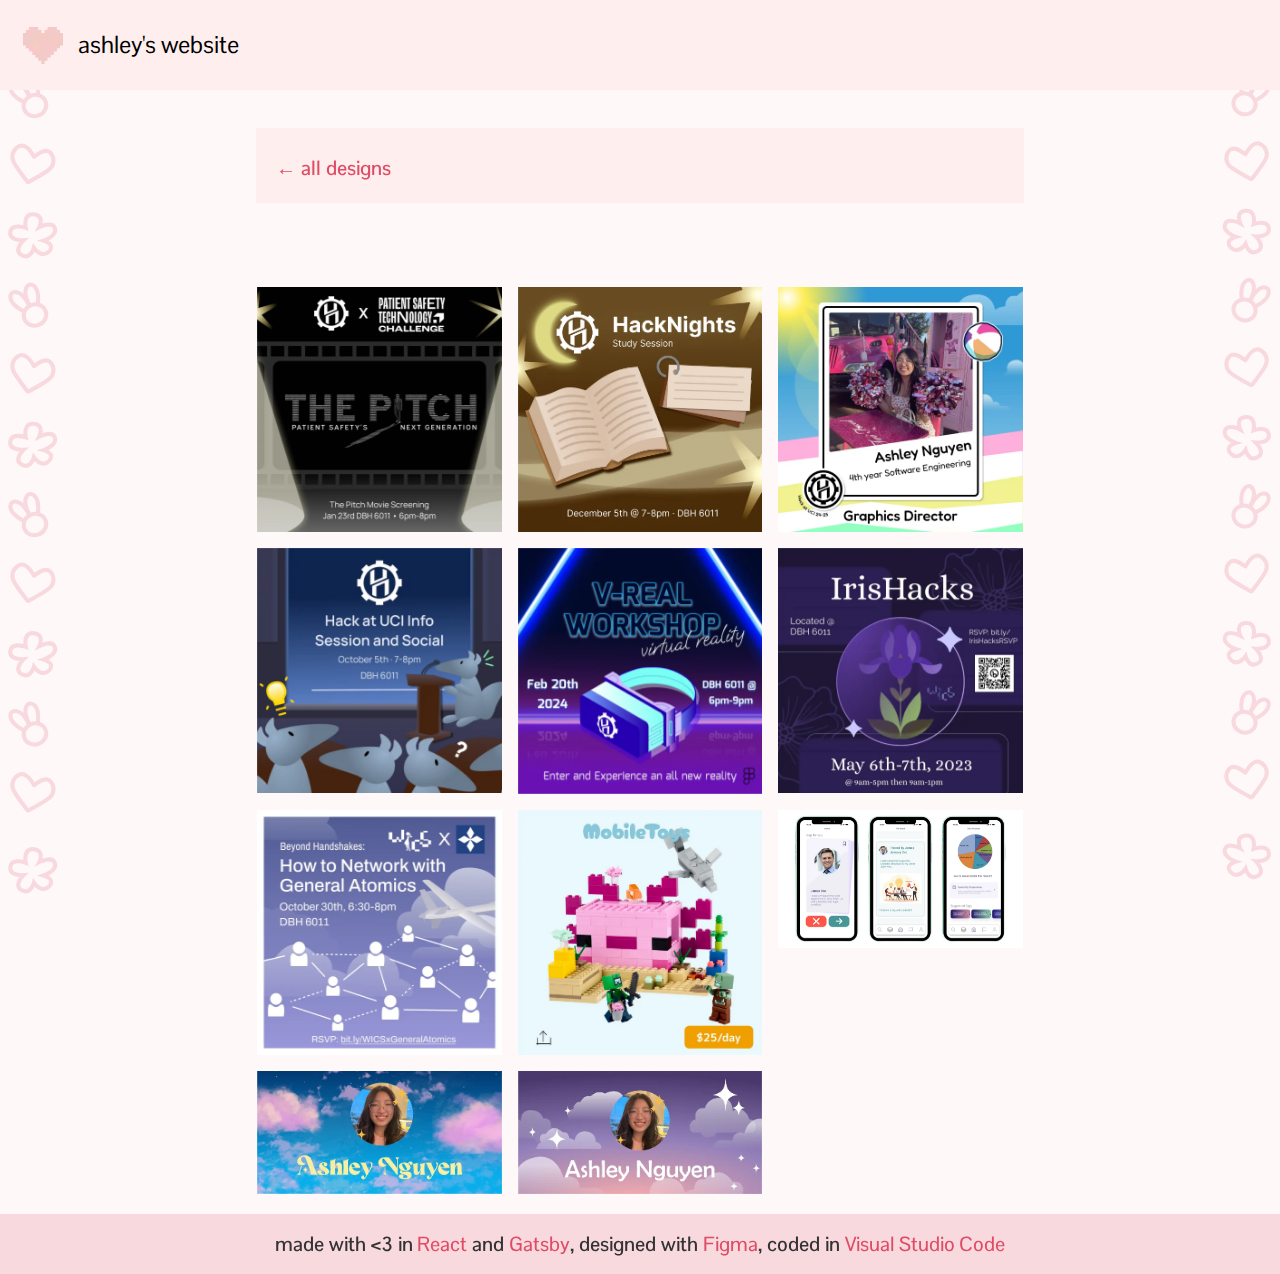
<file: alldesigns/index.html>
<!DOCTYPE html><html lang="en"><head><meta charSet="utf-8"/><meta http-equiv="x-ua-compatible" content="ie=edge"/><meta name="viewport" content="width=device-width, initial-scale=1, shrink-to-fit=no"/><meta name="generator" content="Gatsby 5.14.1"/><style data-href="/styles.f924819a7cda2062b1d8.css" data-identity="gatsby-global-css">@import url(https://fonts.googleapis.com/css2?family=Pontano+Sans:wght@300..700&display=swap);:root{--border-radius:4px;--color-text:#333;--color-primary:#7026b9;--color-code-bg:#fff4db;--color-code:#8a6534;--font-sans:-apple-system,BlinkMacSystemFont,"Segoe UI",Helvetica,Arial,sans-serif,"Apple Color Emoji","Segoe UI Emoji";--font-mono:SFMono-Regular,Menlo,Monaco,Consolas,"Liberation Mono","Courier New",monospace;--font-lg:18px;--font-md:16px;--font-sm:14px;--font-sx:12px;--line-height-loose:1.75;--line-height-normal:1.5;--line-height-dense:1.1;--space-1:4px;--space-2:8px;--space-3:16px;--space-4:24px;--space-5:32px;--space-6:64px;--size-content:54rem;--size-gutter:var(--space-5);--size-gap:var(--space-6)}html{-webkit-text-size-adjust:100%;box-sizing:border-box;font:sans-serif;font-size:var(--font-md);line-height:var(--line-height-normal);overflow-y:scroll}body{-moz-osx-font-smoothing:grayscale;-webkit-font-smoothing:antialiased;word-wrap:break-word;color:var(--color-text);font-family:sans-serif;font-family:var(--font-sans);font-weight:400;margin:0}a{background-color:transparent;color:var(--color-primary);font-weight:500;text-decoration:none;text-decoration:underline;text-decoration-thickness:1.5px;text-underline-offset:2px}a:active,a:hover{outline-width:0;text-decoration:none}abbr[title]{border-bottom:1px dotted rgba(0,0,0,.5);cursor:help;text-decoration:none}b,strong{font-weight:inherit;font-weight:bolder}dfn{font-style:italic}h1{letter-spacing:-.01em;line-height:var(--line-height-dense);margin:0 0 3rem;padding:0}h1>b{color:var(--color-primary)}img{border-style:none;max-width:100%}code,kbd,pre,samp{font-family:var(--font-mono);font-size:1em;line-height:inherit}hr{background:rgba(0,0,0,.2);border:none;box-sizing:content-box;height:1px;margin-bottom:calc(var(--space-4) - 1px);margin-left:0;margin-right:0;margin-top:0;overflow:visible;padding:0}*,:after,:before{box-sizing:inherit}dd,dl,fieldset,figure,hgroup,img,ol,p,ul{margin:0;margin-bottom:var(--space-4);padding:0}ol,ul{list-style-image:none;list-style-position:outside;margin-left:var(--space-4)}pre{word-wrap:normal;background:rgba(0,0,0,.04);border-radius:var(--border-radius);font-size:.875rem;line-height:var(--line-height-normal);margin-bottom:var(--space-4);margin-left:0;margin-right:0;margin-top:0;overflow:auto;padding:var(--space-4)}b,dt,strong,th{font-weight:700}li{margin-bottom:calc(var(--space-4)/2)}ol li,ul li{padding-left:0}li>ol,li>ul{margin-bottom:calc(var(--space-4)/2);margin-left:var(--space-4);margin-top:calc(var(--space-4)/2)}blockquote :last-child,li :last-child,p :last-child{margin-bottom:0}li>p{margin-bottom:calc(var(--space-4)/2)}p{max-width:680px}code,kbd,samp{font-size:.875rem}abbr,acronym{border-bottom:1px dotted rgba(0,0,0,.5);cursor:help}code,tt{background-color:var(--color-code-bg);border-radius:var(--border-radius);color:var(--color-code);font-family:var(--font-mono);padding-bottom:.25em;padding-top:.25em;word-break:normal}pre code{background:none}code:after,code:before,tt:after,tt:before{content:"\00a0";letter-spacing:-.2em}pre code:after,pre code:before,pre tt:after,pre tt:before{content:none}html{scroll-behavior:smooth;scroll-padding-top:80px}body{background-color:#fff8f8}h1{font-weight:700;margin-bottom:10px}h1,h2{font-family:Pontano Sans,sans-serif}h2{font-weight:400}h3{font-size:20px;font-weight:600;line-height:0px}h3,p{font-family:Pontano Sans,sans-serif}a.index-module--link--b5806{color:#e04c65;cursor:pointer;text-decoration:none!important}a.index-module--link--b5806:hover{color:#e43855;transition:.5s ease-in-out}a{text-decoration:none!important}.index-module--moving_background--77769{background-image:url(/static/left-background-00f7541c44ffeeb9ddb7e8b6383c75ee.svg);left:0}.index-module--moving_background--77769,.index-module--moving_background_right--dcc74{animation:index-module--animateBackground--d4b03 60s linear infinite;background-size:100% 400%;height:100%;position:fixed;top:0;width:5%;z-index:-1}.index-module--moving_background_right--dcc74{background-image:url(/static/right-background-781fa319ea95901d21b91d1c21416358.svg);right:0}@keyframes index-module--animateBackground--d4b03{0%{background-position:0 100%}50%{background-position:0 50%}to{background-position:0 0}}.index-module--leftNav--8fca6{float:left;margin-left:1%}.index-module--rightNav--392c6{float:left;position:fixed;right:1.5%;top:2%}.index-module--navbar--fdaf6{align-items:center;background-color:#fee;display:flex;height:10%;left:0;padding:10px;position:fixed;top:0;width:100%;z-index:1000}.index-module--navText--6c2a5{color:#000}.index-module--logo--47207{height:auto;margin-right:15px;max-width:60px;transition:all .2s ease-in-out}.index-module--logo--47207:hover{transform:scale(1.1)}.index-module--footer--75ffa{align-items:center;background-color:#f7d9de;height:8%;padding:10px;text-align:center;width:100%}.index-module--section--7b794{align-items:center;background:none;margin-bottom:45px;margin-top:120px;min-height:500px;width:100%}.index-module--sectionContainer--a4965{background-color:#fee;display:flex;flex-direction:column;margin:auto;position:relative;width:60%}.index-module--headerText--2bf62{padding:35px}.index-module--heroHeader_footer--56e11{background-color:#f7d9de;display:flex;height:25%;justify-content:space-between;padding:35px;width:100%}.index-module--avatarImg--b4353{border-radius:50%;height:auto;position:absolute;right:5%;top:22%;width:25%}.index-module--headerImg--b734d{display:block;max-height:300px}.index-module--heroHeader_dropdown--39e97{display:flex;gap:10px;height:70px;width:55%}.index-module--heroHeader_links--72903{align-items:center;display:flex;justify-content:flex-end}.index-module--containerHeader--2e83b{padding-left:20px}.index-module--containerText--fe3fd{background-color:#f7d9de;padding:20px;p{max-width:100%}}.index-module--aboutImg--9a73c{height:400px;width:100%}.index-module--skill_section_tags--aedd5{display:flex;flex-wrap:wrap}.index-module--experienceSection--e6e40{background-color:#f7d9de;color:#000;display:flex;font-family:Pontano Sans,sans-serif;font-weight:300;margin-bottom:20px;text-decoration:none!important;transition:all 175ms linear}.index-module--experienceSection--e6e40:before{transform:translate3d(0,.75em,-1em);transition:all 175ms linear}.index-module--experienceSection--e6e40:hover{cursor:pointer;transform:translateY(.375em)}.index-module--experienceSection--e6e40:hover:before{transform:translate3d(0,.75em,-1em)}.index-module--experienceSection--e6e40:active:before{transform:translateZ(-1em)}.index-module--experienceSection_tags--3bdc3{display:flex;flex-wrap:wrap}.index-module--experienceSection_tags_item--a2c02{background-color:snow;margin:10px 10px 10px 0;padding:5px 15px}.index-module--experienceSection_right--a70f4{padding:20px}.index-module--twoColumnSection--6e8ca{align-items:flex-start;display:flex;gap:10%;justify-content:space-between;margin:auto;position:relative;width:60%}@media (max-width:900px){.index-module--twoColumnSection--6e8ca{align-items:center;flex-direction:column}.index-module--designContainer--753c0,.index-module--sectionContainer--a4965{margin-top:20px}.index-module--modalImage--3a24e{margin-top:40%!important}.index-module--projectContainer--5057e{margin-top:30px}}.index-module--columnImg--a92ed{height:325px}.index-module--viewMore--32e73{float:right;font-weight:600;line-height:0px;margin-bottom:0;padding-bottom:20px}.index-module--viewMore--32e73:after{background-color:#e43855;bottom:0;content:"";height:2px;left:70%;position:absolute;transform:scaleX(0);transition:transform .25s ease-out;width:30%}.index-module--viewMore--32e73:hover:after{transform:scaleX(1)}.index-module--viewMore--32e73:after{transform-origin:bottom right}.index-module--viewMore--32e73:hover:after{transform-origin:bottom left}.index-module--link_button--d58d6{height:auto;margin-left:5px;margin-top:3px;max-width:15px}.index-module--experienceSection_desc--6d079{align-items:center}.index-module--pageHeader--76f9e{background-color:#fee;height:75px;margin:10% 5% 5% 20%;padding:20px;width:60%}.index-module--designImg--4b897{height:-webkit-fit-content;height:-moz-fit-content;height:fit-content;transition:all .2s ease-in-out;width:-webkit-fit-content;width:-moz-fit-content;width:fit-content}.index-module--designImg--4b897:hover{cursor:zoom-in;transform:scale(1.01)}.index-module--projectImg--8413b{height:-webkit-fit-content;height:-moz-fit-content;height:fit-content;width:-webkit-fit-content;width:-moz-fit-content;width:fit-content}.index-module--designText--2076e{background-color:#f7d9de;padding:20px;p{margin-bottom:2px}}.index-module--designContainer--753c0,.index-module--projectContainer--5057e{background-color:#fee;display:flex;flex-direction:column;position:relative;width:60%}.index-module--projectContainer--5057e{transition:all .2s ease-in-out}.index-module--projectContainer--5057e:hover{cursor:pointer;transform:scale(1.01)}.index-module--navButton--e8ed9{background-color:snow;border:none;font-family:Pontano Sans,sans-serif;font-size:18px;padding:5px 20px;transition:all 175ms linear}.index-module--navButton--e8ed9:before{transform:translate3d(0,.75em,-1em);transition:all 175ms linear}.index-module--navButton--e8ed9:hover{cursor:pointer;transform:translateY(.375em)}.index-module--navButton--e8ed9:hover:before{transform:translate3d(0,.75em,-1em)}.index-module--navButton--e8ed9:active:before{transform:translateZ(-1em)}.index-module--nav--091d0{display:flex}.index-module--project_tags--0e78b{display:flex;flex-wrap:wrap}.index-module--project_tags_item--8d81f{background-color:snow;margin:10px 10px 10px 0;padding:5px 15px;transition:all 175ms linear}.index-module--project_tags_item--8d81f:before{transform:translate3d(0,.75em,-1em);transition:all 175ms linear}.index-module--project_tags_item--8d81f:hover{cursor:default;transform:translateY(.375em)}.index-module--project_tags_item--8d81f:hover:before{transform:translate3d(0,.75em,-1em)}.index-module--project_tags_item--8d81f:active:before{transform:translateZ(-1em)}.index-module--imageModal--f8b7d{background:#000000b5;bottom:0;cursor:zoom-out;justify-content:center;left:0;position:fixed;right:0;top:0;z-index:1000}.index-module--imageModalContainerSquare--ef2c1{color:snow;font-family:Pontano Sans,sans-serif;margin:auto;max-width:40%;text-align:center}.index-module--imageModalContainerRect--b2a42{color:snow;font-family:Pontano Sans,sans-serif;margin:auto;max-width:60%;text-align:center}.index-module--modalImage--3a24e{margin-top:3%}.index-module--gallery--de12a{display:grid;gap:16px;grid-template-columns:repeat(3,1fr);margin:auto;padding:20px;width:63%}.index-module--gallery-item--98bea{color:#fff;padding:20px;text-align:center}</style><style>.gatsby-image-wrapper{position:relative;overflow:hidden}.gatsby-image-wrapper picture.object-fit-polyfill{position:static!important}.gatsby-image-wrapper img{bottom:0;height:100%;left:0;margin:0;max-width:none;padding:0;position:absolute;right:0;top:0;width:100%;object-fit:cover}.gatsby-image-wrapper [data-main-image]{opacity:0;transform:translateZ(0);transition:opacity .25s linear;will-change:opacity}.gatsby-image-wrapper-constrained{display:inline-block;vertical-align:top}</style><noscript><style>.gatsby-image-wrapper noscript [data-main-image]{opacity:1!important}.gatsby-image-wrapper [data-placeholder-image]{opacity:0!important}</style></noscript><script type="module">const e="undefined"!=typeof HTMLImageElement&&"loading"in HTMLImageElement.prototype;e&&document.body.addEventListener("load",(function(e){const t=e.target;if(void 0===t.dataset.mainImage)return;if(void 0===t.dataset.gatsbyImageSsr)return;let a=null,n=t;for(;null===a&&n;)void 0!==n.parentNode.dataset.gatsbyImageWrapper&&(a=n.parentNode),n=n.parentNode;const o=a.querySelector("[data-placeholder-image]"),r=new Image;r.src=t.currentSrc,r.decode().catch((()=>{})).then((()=>{t.style.opacity=1,o&&(o.style.opacity=0,o.style.transition="opacity 500ms linear")}))}),!0);</script><link rel="icon" href="/favicon-32x32.png?v=1642a0a0fff151f321ac79e5a3caa56c" type="image/png"/><link rel="icon" href="/favicon.svg?v=1642a0a0fff151f321ac79e5a3caa56c" type="image/svg+xml"/><link rel="manifest" href="/manifest.webmanifest" crossorigin="anonymous"/><link rel="apple-touch-icon" sizes="48x48" href="/icons/icon-48x48.png?v=1642a0a0fff151f321ac79e5a3caa56c"/><link rel="apple-touch-icon" sizes="72x72" href="/icons/icon-72x72.png?v=1642a0a0fff151f321ac79e5a3caa56c"/><link rel="apple-touch-icon" sizes="96x96" href="/icons/icon-96x96.png?v=1642a0a0fff151f321ac79e5a3caa56c"/><link rel="apple-touch-icon" sizes="144x144" href="/icons/icon-144x144.png?v=1642a0a0fff151f321ac79e5a3caa56c"/><link rel="apple-touch-icon" sizes="192x192" href="/icons/icon-192x192.png?v=1642a0a0fff151f321ac79e5a3caa56c"/><link rel="apple-touch-icon" sizes="256x256" href="/icons/icon-256x256.png?v=1642a0a0fff151f321ac79e5a3caa56c"/><link rel="apple-touch-icon" sizes="384x384" href="/icons/icon-384x384.png?v=1642a0a0fff151f321ac79e5a3caa56c"/><link rel="apple-touch-icon" sizes="512x512" href="/icons/icon-512x512.png?v=1642a0a0fff151f321ac79e5a3caa56c"/><link href="https://fonts.googleapis.com/css?family=Pontano+Sans:400,500&amp;display=swap" rel="stylesheet"/></head><body><div id="___gatsby"><div style="outline:none" tabindex="-1" id="gatsby-focus-wrapper"><div><div class="index-module--navbar--fdaf6"><div class="index-module--leftNav--8fca6"><a href="/"><h2 class="index-module--navText--6c2a5"><div data-gatsby-image-wrapper="" class="gatsby-image-wrapper gatsby-image-wrapper-constrained index-module--logo--47207"><div style="max-width:40px;display:block"><img alt="" role="presentation" aria-hidden="true" src="data:image/svg+xml;charset=utf-8,%3Csvg%20height=&#x27;37&#x27;%20width=&#x27;40&#x27;%20xmlns=&#x27;http://www.w3.org/2000/svg&#x27;%20version=&#x27;1.1&#x27;%3E%3C/svg%3E" style="max-width:100%;display:block;position:static"/></div><div aria-hidden="true" data-placeholder-image="" style="opacity:1;transition:opacity 500ms linear;background-color:#f8c8c8;position:absolute;top:0;left:0;bottom:0;right:0"></div><picture><source type="image/webp" data-srcset="/static/1642a0a0fff151f321ac79e5a3caa56c/46057/heart-pixel.webp 10w,/static/1642a0a0fff151f321ac79e5a3caa56c/12eff/heart-pixel.webp 20w,/static/1642a0a0fff151f321ac79e5a3caa56c/e4064/heart-pixel.webp 40w" sizes="(min-width: 40px) 40px, 100vw"/><img data-gatsby-image-ssr="" data-main-image="" style="opacity:0" sizes="(min-width: 40px) 40px, 100vw" decoding="async" loading="lazy" data-src="/static/1642a0a0fff151f321ac79e5a3caa56c/9787a/heart-pixel.svg" data-srcset="/static/1642a0a0fff151f321ac79e5a3caa56c/17665/heart-pixel.svg 10w,/static/1642a0a0fff151f321ac79e5a3caa56c/ec495/heart-pixel.svg 20w,/static/1642a0a0fff151f321ac79e5a3caa56c/9787a/heart-pixel.svg 40w" alt="Pixel heart"/></picture><noscript><picture><source type="image/webp" srcSet="/static/1642a0a0fff151f321ac79e5a3caa56c/46057/heart-pixel.webp 10w,/static/1642a0a0fff151f321ac79e5a3caa56c/12eff/heart-pixel.webp 20w,/static/1642a0a0fff151f321ac79e5a3caa56c/e4064/heart-pixel.webp 40w" sizes="(min-width: 40px) 40px, 100vw"/><img data-gatsby-image-ssr="" data-main-image="" style="opacity:0" sizes="(min-width: 40px) 40px, 100vw" decoding="async" loading="lazy" src="/static/1642a0a0fff151f321ac79e5a3caa56c/9787a/heart-pixel.svg" srcSet="/static/1642a0a0fff151f321ac79e5a3caa56c/17665/heart-pixel.svg 10w,/static/1642a0a0fff151f321ac79e5a3caa56c/ec495/heart-pixel.svg 20w,/static/1642a0a0fff151f321ac79e5a3caa56c/9787a/heart-pixel.svg 40w" alt="Pixel heart"/></picture></noscript><script type="module">const t="undefined"!=typeof HTMLImageElement&&"loading"in HTMLImageElement.prototype;if(t){const t=document.querySelectorAll("img[data-main-image]");for(let e of t){e.dataset.src&&(e.setAttribute("src",e.dataset.src),e.removeAttribute("data-src")),e.dataset.srcset&&(e.setAttribute("srcset",e.dataset.srcset),e.removeAttribute("data-srcset"));const t=e.parentNode.querySelectorAll("source[data-srcset]");for(let e of t)e.setAttribute("srcset",e.dataset.srcset),e.removeAttribute("data-srcset");e.complete&&(e.style.opacity=1,e.parentNode.parentNode.querySelector("[data-placeholder-image]").style.opacity=0)}}</script></div>ashley&#x27;s website</h2></a></div></div><div class="index-module--pageHeader--76f9e"><a href="/designs" class="index-module--link--b5806"><h3>← all designs</h3></a></div><div class="index-module--gallery--de12a"><div><div data-gatsby-image-wrapper="" class="gatsby-image-wrapper gatsby-image-wrapper-constrained index-module--designImg--4b897"><div style="max-width:1080px;display:block"><img alt="" role="presentation" aria-hidden="true" src="data:image/svg+xml;charset=utf-8,%3Csvg%20height=&#x27;1080&#x27;%20width=&#x27;1080&#x27;%20xmlns=&#x27;http://www.w3.org/2000/svg&#x27;%20version=&#x27;1.1&#x27;%3E%3C/svg%3E" style="max-width:100%;display:block;position:static"/></div><div aria-hidden="true" data-placeholder-image="" style="opacity:1;transition:opacity 500ms linear;background-color:#080808;position:absolute;top:0;left:0;bottom:0;right:0"></div><picture><source type="image/webp" data-srcset="/static/3e048b714bfe7bcd73befd36739b823e/ede49/patient_safety_movie_ash.webp 270w,/static/3e048b714bfe7bcd73befd36739b823e/4cb34/patient_safety_movie_ash.webp 540w,/static/3e048b714bfe7bcd73befd36739b823e/4f506/patient_safety_movie_ash.webp 1080w" sizes="(min-width: 1080px) 1080px, 100vw"/><img data-gatsby-image-ssr="" data-main-image="" style="opacity:0" sizes="(min-width: 1080px) 1080px, 100vw" decoding="async" loading="lazy" data-src="/static/3e048b714bfe7bcd73befd36739b823e/ae1c8/patient_safety_movie_ash.png" data-srcset="/static/3e048b714bfe7bcd73befd36739b823e/08932/patient_safety_movie_ash.png 270w,/static/3e048b714bfe7bcd73befd36739b823e/1fa44/patient_safety_movie_ash.png 540w,/static/3e048b714bfe7bcd73befd36739b823e/ae1c8/patient_safety_movie_ash.png 1080w" alt="The Pitch Movie Screening Graphic"/></picture><noscript><picture><source type="image/webp" srcSet="/static/3e048b714bfe7bcd73befd36739b823e/ede49/patient_safety_movie_ash.webp 270w,/static/3e048b714bfe7bcd73befd36739b823e/4cb34/patient_safety_movie_ash.webp 540w,/static/3e048b714bfe7bcd73befd36739b823e/4f506/patient_safety_movie_ash.webp 1080w" sizes="(min-width: 1080px) 1080px, 100vw"/><img data-gatsby-image-ssr="" data-main-image="" style="opacity:0" sizes="(min-width: 1080px) 1080px, 100vw" decoding="async" loading="lazy" src="/static/3e048b714bfe7bcd73befd36739b823e/ae1c8/patient_safety_movie_ash.png" srcSet="/static/3e048b714bfe7bcd73befd36739b823e/08932/patient_safety_movie_ash.png 270w,/static/3e048b714bfe7bcd73befd36739b823e/1fa44/patient_safety_movie_ash.png 540w,/static/3e048b714bfe7bcd73befd36739b823e/ae1c8/patient_safety_movie_ash.png 1080w" alt="The Pitch Movie Screening Graphic"/></picture></noscript><script type="module">const t="undefined"!=typeof HTMLImageElement&&"loading"in HTMLImageElement.prototype;if(t){const t=document.querySelectorAll("img[data-main-image]");for(let e of t){e.dataset.src&&(e.setAttribute("src",e.dataset.src),e.removeAttribute("data-src")),e.dataset.srcset&&(e.setAttribute("srcset",e.dataset.srcset),e.removeAttribute("data-srcset"));const t=e.parentNode.querySelectorAll("source[data-srcset]");for(let e of t)e.setAttribute("srcset",e.dataset.srcset),e.removeAttribute("data-srcset");e.complete&&(e.style.opacity=1,e.parentNode.parentNode.querySelector("[data-placeholder-image]").style.opacity=0)}}</script></div></div><div><div data-gatsby-image-wrapper="" class="gatsby-image-wrapper gatsby-image-wrapper-constrained index-module--designImg--4b897"><div style="max-width:1080px;display:block"><img alt="" role="presentation" aria-hidden="true" src="data:image/svg+xml;charset=utf-8,%3Csvg%20height=&#x27;1080&#x27;%20width=&#x27;1080&#x27;%20xmlns=&#x27;http://www.w3.org/2000/svg&#x27;%20version=&#x27;1.1&#x27;%3E%3C/svg%3E" style="max-width:100%;display:block;position:static"/></div><div aria-hidden="true" data-placeholder-image="" style="opacity:1;transition:opacity 500ms linear;background-color:#482808;position:absolute;top:0;left:0;bottom:0;right:0"></div><picture><source type="image/webp" data-srcset="/static/e5a238a241aa595ff560d088e0151012/ede49/study_sesh_ash.webp 270w,/static/e5a238a241aa595ff560d088e0151012/4cb34/study_sesh_ash.webp 540w,/static/e5a238a241aa595ff560d088e0151012/4f506/study_sesh_ash.webp 1080w" sizes="(min-width: 1080px) 1080px, 100vw"/><img data-gatsby-image-ssr="" data-main-image="" style="opacity:0" sizes="(min-width: 1080px) 1080px, 100vw" decoding="async" loading="lazy" data-src="/static/e5a238a241aa595ff560d088e0151012/ae1c8/study_sesh_ash.png" data-srcset="/static/e5a238a241aa595ff560d088e0151012/08932/study_sesh_ash.png 270w,/static/e5a238a241aa595ff560d088e0151012/1fa44/study_sesh_ash.png 540w,/static/e5a238a241aa595ff560d088e0151012/ae1c8/study_sesh_ash.png 1080w" alt="HackNights Study Session"/></picture><noscript><picture><source type="image/webp" srcSet="/static/e5a238a241aa595ff560d088e0151012/ede49/study_sesh_ash.webp 270w,/static/e5a238a241aa595ff560d088e0151012/4cb34/study_sesh_ash.webp 540w,/static/e5a238a241aa595ff560d088e0151012/4f506/study_sesh_ash.webp 1080w" sizes="(min-width: 1080px) 1080px, 100vw"/><img data-gatsby-image-ssr="" data-main-image="" style="opacity:0" sizes="(min-width: 1080px) 1080px, 100vw" decoding="async" loading="lazy" src="/static/e5a238a241aa595ff560d088e0151012/ae1c8/study_sesh_ash.png" srcSet="/static/e5a238a241aa595ff560d088e0151012/08932/study_sesh_ash.png 270w,/static/e5a238a241aa595ff560d088e0151012/1fa44/study_sesh_ash.png 540w,/static/e5a238a241aa595ff560d088e0151012/ae1c8/study_sesh_ash.png 1080w" alt="HackNights Study Session"/></picture></noscript><script type="module">const t="undefined"!=typeof HTMLImageElement&&"loading"in HTMLImageElement.prototype;if(t){const t=document.querySelectorAll("img[data-main-image]");for(let e of t){e.dataset.src&&(e.setAttribute("src",e.dataset.src),e.removeAttribute("data-src")),e.dataset.srcset&&(e.setAttribute("srcset",e.dataset.srcset),e.removeAttribute("data-srcset"));const t=e.parentNode.querySelectorAll("source[data-srcset]");for(let e of t)e.setAttribute("srcset",e.dataset.srcset),e.removeAttribute("data-srcset");e.complete&&(e.style.opacity=1,e.parentNode.parentNode.querySelector("[data-placeholder-image]").style.opacity=0)}}</script></div></div><div><div data-gatsby-image-wrapper="" class="gatsby-image-wrapper gatsby-image-wrapper-constrained index-module--designImg--4b897"><div style="max-width:1080px;display:block"><img alt="" role="presentation" aria-hidden="true" src="data:image/svg+xml;charset=utf-8,%3Csvg%20height=&#x27;1080&#x27;%20width=&#x27;1080&#x27;%20xmlns=&#x27;http://www.w3.org/2000/svg&#x27;%20version=&#x27;1.1&#x27;%3E%3C/svg%3E" style="max-width:100%;display:block;position:static"/></div><div aria-hidden="true" data-placeholder-image="" style="opacity:1;transition:opacity 500ms linear;background-color:#f8f8f8;position:absolute;top:0;left:0;bottom:0;right:0"></div><picture><source type="image/webp" data-srcset="/static/5f79f467cd3134e945065d5f190fb329/ede49/org_spotlight.webp 270w,/static/5f79f467cd3134e945065d5f190fb329/4cb34/org_spotlight.webp 540w,/static/5f79f467cd3134e945065d5f190fb329/4f506/org_spotlight.webp 1080w" sizes="(min-width: 1080px) 1080px, 100vw"/><img data-gatsby-image-ssr="" data-main-image="" style="opacity:0" sizes="(min-width: 1080px) 1080px, 100vw" decoding="async" loading="lazy" data-src="/static/5f79f467cd3134e945065d5f190fb329/ae1c8/org_spotlight.png" data-srcset="/static/5f79f467cd3134e945065d5f190fb329/08932/org_spotlight.png 270w,/static/5f79f467cd3134e945065d5f190fb329/1fa44/org_spotlight.png 540w,/static/5f79f467cd3134e945065d5f190fb329/ae1c8/org_spotlight.png 1080w" alt="Hack Organizer Spotlight"/></picture><noscript><picture><source type="image/webp" srcSet="/static/5f79f467cd3134e945065d5f190fb329/ede49/org_spotlight.webp 270w,/static/5f79f467cd3134e945065d5f190fb329/4cb34/org_spotlight.webp 540w,/static/5f79f467cd3134e945065d5f190fb329/4f506/org_spotlight.webp 1080w" sizes="(min-width: 1080px) 1080px, 100vw"/><img data-gatsby-image-ssr="" data-main-image="" style="opacity:0" sizes="(min-width: 1080px) 1080px, 100vw" decoding="async" loading="lazy" src="/static/5f79f467cd3134e945065d5f190fb329/ae1c8/org_spotlight.png" srcSet="/static/5f79f467cd3134e945065d5f190fb329/08932/org_spotlight.png 270w,/static/5f79f467cd3134e945065d5f190fb329/1fa44/org_spotlight.png 540w,/static/5f79f467cd3134e945065d5f190fb329/ae1c8/org_spotlight.png 1080w" alt="Hack Organizer Spotlight"/></picture></noscript><script type="module">const t="undefined"!=typeof HTMLImageElement&&"loading"in HTMLImageElement.prototype;if(t){const t=document.querySelectorAll("img[data-main-image]");for(let e of t){e.dataset.src&&(e.setAttribute("src",e.dataset.src),e.removeAttribute("data-src")),e.dataset.srcset&&(e.setAttribute("srcset",e.dataset.srcset),e.removeAttribute("data-srcset"));const t=e.parentNode.querySelectorAll("source[data-srcset]");for(let e of t)e.setAttribute("srcset",e.dataset.srcset),e.removeAttribute("data-srcset");e.complete&&(e.style.opacity=1,e.parentNode.parentNode.querySelector("[data-placeholder-image]").style.opacity=0)}}</script></div></div><div><div data-gatsby-image-wrapper="" class="gatsby-image-wrapper gatsby-image-wrapper-constrained index-module--designImg--4b897"><div style="max-width:1080px;display:block"><img alt="" role="presentation" aria-hidden="true" src="data:image/svg+xml;charset=utf-8,%3Csvg%20height=&#x27;1080&#x27;%20width=&#x27;1080&#x27;%20xmlns=&#x27;http://www.w3.org/2000/svg&#x27;%20version=&#x27;1.1&#x27;%3E%3C/svg%3E" style="max-width:100%;display:block;position:static"/></div><div aria-hidden="true" data-placeholder-image="" style="opacity:1;transition:opacity 500ms linear;background-color:#082848;position:absolute;top:0;left:0;bottom:0;right:0"></div><picture><source type="image/webp" data-srcset="/static/1f965b05954ccfa95716a15f72a6b80e/ede49/info_sesh.webp 270w,/static/1f965b05954ccfa95716a15f72a6b80e/4cb34/info_sesh.webp 540w,/static/1f965b05954ccfa95716a15f72a6b80e/4f506/info_sesh.webp 1080w" sizes="(min-width: 1080px) 1080px, 100vw"/><img data-gatsby-image-ssr="" data-main-image="" style="opacity:0" sizes="(min-width: 1080px) 1080px, 100vw" decoding="async" loading="lazy" data-src="/static/1f965b05954ccfa95716a15f72a6b80e/ae1c8/info_sesh.png" data-srcset="/static/1f965b05954ccfa95716a15f72a6b80e/08932/info_sesh.png 270w,/static/1f965b05954ccfa95716a15f72a6b80e/1fa44/info_sesh.png 540w,/static/1f965b05954ccfa95716a15f72a6b80e/ae1c8/info_sesh.png 1080w" alt="Hack Club Info Session"/></picture><noscript><picture><source type="image/webp" srcSet="/static/1f965b05954ccfa95716a15f72a6b80e/ede49/info_sesh.webp 270w,/static/1f965b05954ccfa95716a15f72a6b80e/4cb34/info_sesh.webp 540w,/static/1f965b05954ccfa95716a15f72a6b80e/4f506/info_sesh.webp 1080w" sizes="(min-width: 1080px) 1080px, 100vw"/><img data-gatsby-image-ssr="" data-main-image="" style="opacity:0" sizes="(min-width: 1080px) 1080px, 100vw" decoding="async" loading="lazy" src="/static/1f965b05954ccfa95716a15f72a6b80e/ae1c8/info_sesh.png" srcSet="/static/1f965b05954ccfa95716a15f72a6b80e/08932/info_sesh.png 270w,/static/1f965b05954ccfa95716a15f72a6b80e/1fa44/info_sesh.png 540w,/static/1f965b05954ccfa95716a15f72a6b80e/ae1c8/info_sesh.png 1080w" alt="Hack Club Info Session"/></picture></noscript><script type="module">const t="undefined"!=typeof HTMLImageElement&&"loading"in HTMLImageElement.prototype;if(t){const t=document.querySelectorAll("img[data-main-image]");for(let e of t){e.dataset.src&&(e.setAttribute("src",e.dataset.src),e.removeAttribute("data-src")),e.dataset.srcset&&(e.setAttribute("srcset",e.dataset.srcset),e.removeAttribute("data-srcset"));const t=e.parentNode.querySelectorAll("source[data-srcset]");for(let e of t)e.setAttribute("srcset",e.dataset.srcset),e.removeAttribute("data-srcset");e.complete&&(e.style.opacity=1,e.parentNode.parentNode.querySelector("[data-placeholder-image]").style.opacity=0)}}</script></div></div><div><div data-gatsby-image-wrapper="" class="gatsby-image-wrapper gatsby-image-wrapper-constrained index-module--designImg--4b897"><div style="max-width:1080px;display:block"><img alt="" role="presentation" aria-hidden="true" src="data:image/svg+xml;charset=utf-8,%3Csvg%20height=&#x27;1088&#x27;%20width=&#x27;1080&#x27;%20xmlns=&#x27;http://www.w3.org/2000/svg&#x27;%20version=&#x27;1.1&#x27;%3E%3C/svg%3E" style="max-width:100%;display:block;position:static"/></div><div aria-hidden="true" data-placeholder-image="" style="opacity:1;transition:opacity 500ms linear;background-color:#080828;position:absolute;top:0;left:0;bottom:0;right:0"></div><picture><source type="image/webp" data-srcset="/static/a74bf3c0ac088c4f684a67a7db92e787/a9b74/vreal.webp 270w,/static/a74bf3c0ac088c4f684a67a7db92e787/911e4/vreal.webp 540w,/static/a74bf3c0ac088c4f684a67a7db92e787/c5260/vreal.webp 1080w" sizes="(min-width: 1080px) 1080px, 100vw"/><img data-gatsby-image-ssr="" data-main-image="" style="opacity:0" sizes="(min-width: 1080px) 1080px, 100vw" decoding="async" loading="lazy" data-src="/static/a74bf3c0ac088c4f684a67a7db92e787/b0830/vreal.png" data-srcset="/static/a74bf3c0ac088c4f684a67a7db92e787/0be52/vreal.png 270w,/static/a74bf3c0ac088c4f684a67a7db92e787/a9dfd/vreal.png 540w,/static/a74bf3c0ac088c4f684a67a7db92e787/b0830/vreal.png 1080w" alt="VReal Graphic"/></picture><noscript><picture><source type="image/webp" srcSet="/static/a74bf3c0ac088c4f684a67a7db92e787/a9b74/vreal.webp 270w,/static/a74bf3c0ac088c4f684a67a7db92e787/911e4/vreal.webp 540w,/static/a74bf3c0ac088c4f684a67a7db92e787/c5260/vreal.webp 1080w" sizes="(min-width: 1080px) 1080px, 100vw"/><img data-gatsby-image-ssr="" data-main-image="" style="opacity:0" sizes="(min-width: 1080px) 1080px, 100vw" decoding="async" loading="lazy" src="/static/a74bf3c0ac088c4f684a67a7db92e787/b0830/vreal.png" srcSet="/static/a74bf3c0ac088c4f684a67a7db92e787/0be52/vreal.png 270w,/static/a74bf3c0ac088c4f684a67a7db92e787/a9dfd/vreal.png 540w,/static/a74bf3c0ac088c4f684a67a7db92e787/b0830/vreal.png 1080w" alt="VReal Graphic"/></picture></noscript><script type="module">const t="undefined"!=typeof HTMLImageElement&&"loading"in HTMLImageElement.prototype;if(t){const t=document.querySelectorAll("img[data-main-image]");for(let e of t){e.dataset.src&&(e.setAttribute("src",e.dataset.src),e.removeAttribute("data-src")),e.dataset.srcset&&(e.setAttribute("srcset",e.dataset.srcset),e.removeAttribute("data-srcset"));const t=e.parentNode.querySelectorAll("source[data-srcset]");for(let e of t)e.setAttribute("srcset",e.dataset.srcset),e.removeAttribute("data-srcset");e.complete&&(e.style.opacity=1,e.parentNode.parentNode.querySelector("[data-placeholder-image]").style.opacity=0)}}</script></div></div><div><div data-gatsby-image-wrapper="" class="gatsby-image-wrapper gatsby-image-wrapper-constrained index-module--designImg--4b897"><div style="max-width:1080px;display:block"><img alt="" role="presentation" aria-hidden="true" src="data:image/svg+xml;charset=utf-8,%3Csvg%20height=&#x27;1080&#x27;%20width=&#x27;1080&#x27;%20xmlns=&#x27;http://www.w3.org/2000/svg&#x27;%20version=&#x27;1.1&#x27;%3E%3C/svg%3E" style="max-width:100%;display:block;position:static"/></div><div aria-hidden="true" data-placeholder-image="" style="opacity:1;transition:opacity 500ms linear;background-color:#281858;position:absolute;top:0;left:0;bottom:0;right:0"></div><picture><source type="image/webp" data-srcset="/static/885dcd40e9f0a41304e893edc52ab787/ede49/iris_hacks.webp 270w,/static/885dcd40e9f0a41304e893edc52ab787/4cb34/iris_hacks.webp 540w,/static/885dcd40e9f0a41304e893edc52ab787/4f506/iris_hacks.webp 1080w" sizes="(min-width: 1080px) 1080px, 100vw"/><img data-gatsby-image-ssr="" data-main-image="" style="opacity:0" sizes="(min-width: 1080px) 1080px, 100vw" decoding="async" loading="lazy" data-src="/static/885dcd40e9f0a41304e893edc52ab787/ae1c8/iris_hacks.png" data-srcset="/static/885dcd40e9f0a41304e893edc52ab787/08932/iris_hacks.png 270w,/static/885dcd40e9f0a41304e893edc52ab787/1fa44/iris_hacks.png 540w,/static/885dcd40e9f0a41304e893edc52ab787/ae1c8/iris_hacks.png 1080w" alt="Iris Hacks"/></picture><noscript><picture><source type="image/webp" srcSet="/static/885dcd40e9f0a41304e893edc52ab787/ede49/iris_hacks.webp 270w,/static/885dcd40e9f0a41304e893edc52ab787/4cb34/iris_hacks.webp 540w,/static/885dcd40e9f0a41304e893edc52ab787/4f506/iris_hacks.webp 1080w" sizes="(min-width: 1080px) 1080px, 100vw"/><img data-gatsby-image-ssr="" data-main-image="" style="opacity:0" sizes="(min-width: 1080px) 1080px, 100vw" decoding="async" loading="lazy" src="/static/885dcd40e9f0a41304e893edc52ab787/ae1c8/iris_hacks.png" srcSet="/static/885dcd40e9f0a41304e893edc52ab787/08932/iris_hacks.png 270w,/static/885dcd40e9f0a41304e893edc52ab787/1fa44/iris_hacks.png 540w,/static/885dcd40e9f0a41304e893edc52ab787/ae1c8/iris_hacks.png 1080w" alt="Iris Hacks"/></picture></noscript><script type="module">const t="undefined"!=typeof HTMLImageElement&&"loading"in HTMLImageElement.prototype;if(t){const t=document.querySelectorAll("img[data-main-image]");for(let e of t){e.dataset.src&&(e.setAttribute("src",e.dataset.src),e.removeAttribute("data-src")),e.dataset.srcset&&(e.setAttribute("srcset",e.dataset.srcset),e.removeAttribute("data-srcset"));const t=e.parentNode.querySelectorAll("source[data-srcset]");for(let e of t)e.setAttribute("srcset",e.dataset.srcset),e.removeAttribute("data-srcset");e.complete&&(e.style.opacity=1,e.parentNode.parentNode.querySelector("[data-placeholder-image]").style.opacity=0)}}</script></div></div><div><div data-gatsby-image-wrapper="" class="gatsby-image-wrapper gatsby-image-wrapper-constrained index-module--designImg--4b897"><div style="max-width:1080px;display:block"><img alt="" role="presentation" aria-hidden="true" src="data:image/svg+xml;charset=utf-8,%3Csvg%20height=&#x27;1080&#x27;%20width=&#x27;1080&#x27;%20xmlns=&#x27;http://www.w3.org/2000/svg&#x27;%20version=&#x27;1.1&#x27;%3E%3C/svg%3E" style="max-width:100%;display:block;position:static"/></div><div aria-hidden="true" data-placeholder-image="" style="opacity:1;transition:opacity 500ms linear;background-color:#f8f8f8;position:absolute;top:0;left:0;bottom:0;right:0"></div><picture><source type="image/webp" data-srcset="/static/09ba27f7af7bf5158e2d507fd5ea3bee/ede49/general_atomics.webp 270w,/static/09ba27f7af7bf5158e2d507fd5ea3bee/4cb34/general_atomics.webp 540w,/static/09ba27f7af7bf5158e2d507fd5ea3bee/4f506/general_atomics.webp 1080w" sizes="(min-width: 1080px) 1080px, 100vw"/><img data-gatsby-image-ssr="" data-main-image="" style="opacity:0" sizes="(min-width: 1080px) 1080px, 100vw" decoding="async" loading="lazy" data-src="/static/09ba27f7af7bf5158e2d507fd5ea3bee/ae1c8/general_atomics.png" data-srcset="/static/09ba27f7af7bf5158e2d507fd5ea3bee/08932/general_atomics.png 270w,/static/09ba27f7af7bf5158e2d507fd5ea3bee/1fa44/general_atomics.png 540w,/static/09ba27f7af7bf5158e2d507fd5ea3bee/ae1c8/general_atomics.png 1080w" alt="General Atomics x WICS"/></picture><noscript><picture><source type="image/webp" srcSet="/static/09ba27f7af7bf5158e2d507fd5ea3bee/ede49/general_atomics.webp 270w,/static/09ba27f7af7bf5158e2d507fd5ea3bee/4cb34/general_atomics.webp 540w,/static/09ba27f7af7bf5158e2d507fd5ea3bee/4f506/general_atomics.webp 1080w" sizes="(min-width: 1080px) 1080px, 100vw"/><img data-gatsby-image-ssr="" data-main-image="" style="opacity:0" sizes="(min-width: 1080px) 1080px, 100vw" decoding="async" loading="lazy" src="/static/09ba27f7af7bf5158e2d507fd5ea3bee/ae1c8/general_atomics.png" srcSet="/static/09ba27f7af7bf5158e2d507fd5ea3bee/08932/general_atomics.png 270w,/static/09ba27f7af7bf5158e2d507fd5ea3bee/1fa44/general_atomics.png 540w,/static/09ba27f7af7bf5158e2d507fd5ea3bee/ae1c8/general_atomics.png 1080w" alt="General Atomics x WICS"/></picture></noscript><script type="module">const t="undefined"!=typeof HTMLImageElement&&"loading"in HTMLImageElement.prototype;if(t){const t=document.querySelectorAll("img[data-main-image]");for(let e of t){e.dataset.src&&(e.setAttribute("src",e.dataset.src),e.removeAttribute("data-src")),e.dataset.srcset&&(e.setAttribute("srcset",e.dataset.srcset),e.removeAttribute("data-srcset"));const t=e.parentNode.querySelectorAll("source[data-srcset]");for(let e of t)e.setAttribute("srcset",e.dataset.srcset),e.removeAttribute("data-srcset");e.complete&&(e.style.opacity=1,e.parentNode.parentNode.querySelector("[data-placeholder-image]").style.opacity=0)}}</script></div></div><div><div data-gatsby-image-wrapper="" class="gatsby-image-wrapper gatsby-image-wrapper-constrained index-module--designImg--4b897"><div style="max-width:1080px;display:block"><img alt="" role="presentation" aria-hidden="true" src="data:image/svg+xml;charset=utf-8,%3Csvg%20height=&#x27;1080&#x27;%20width=&#x27;1080&#x27;%20xmlns=&#x27;http://www.w3.org/2000/svg&#x27;%20version=&#x27;1.1&#x27;%3E%3C/svg%3E" style="max-width:100%;display:block;position:static"/></div><div aria-hidden="true" data-placeholder-image="" style="opacity:1;transition:opacity 500ms linear;background-color:#e8f8f8;position:absolute;top:0;left:0;bottom:0;right:0"></div><picture><source type="image/webp" data-srcset="/static/d8cc02df52889019fb6c02f6c5c80494/ede49/mobile_toys_sq.webp 270w,/static/d8cc02df52889019fb6c02f6c5c80494/4cb34/mobile_toys_sq.webp 540w,/static/d8cc02df52889019fb6c02f6c5c80494/4f506/mobile_toys_sq.webp 1080w" sizes="(min-width: 1080px) 1080px, 100vw"/><img data-gatsby-image-ssr="" data-main-image="" style="opacity:0" sizes="(min-width: 1080px) 1080px, 100vw" decoding="async" loading="lazy" data-src="/static/d8cc02df52889019fb6c02f6c5c80494/ae1c8/mobile_toys_sq.png" data-srcset="/static/d8cc02df52889019fb6c02f6c5c80494/08932/mobile_toys_sq.png 270w,/static/d8cc02df52889019fb6c02f6c5c80494/1fa44/mobile_toys_sq.png 540w,/static/d8cc02df52889019fb6c02f6c5c80494/ae1c8/mobile_toys_sq.png 1080w" alt="Mobile Toys App"/></picture><noscript><picture><source type="image/webp" srcSet="/static/d8cc02df52889019fb6c02f6c5c80494/ede49/mobile_toys_sq.webp 270w,/static/d8cc02df52889019fb6c02f6c5c80494/4cb34/mobile_toys_sq.webp 540w,/static/d8cc02df52889019fb6c02f6c5c80494/4f506/mobile_toys_sq.webp 1080w" sizes="(min-width: 1080px) 1080px, 100vw"/><img data-gatsby-image-ssr="" data-main-image="" style="opacity:0" sizes="(min-width: 1080px) 1080px, 100vw" decoding="async" loading="lazy" src="/static/d8cc02df52889019fb6c02f6c5c80494/ae1c8/mobile_toys_sq.png" srcSet="/static/d8cc02df52889019fb6c02f6c5c80494/08932/mobile_toys_sq.png 270w,/static/d8cc02df52889019fb6c02f6c5c80494/1fa44/mobile_toys_sq.png 540w,/static/d8cc02df52889019fb6c02f6c5c80494/ae1c8/mobile_toys_sq.png 1080w" alt="Mobile Toys App"/></picture></noscript><script type="module">const t="undefined"!=typeof HTMLImageElement&&"loading"in HTMLImageElement.prototype;if(t){const t=document.querySelectorAll("img[data-main-image]");for(let e of t){e.dataset.src&&(e.setAttribute("src",e.dataset.src),e.removeAttribute("data-src")),e.dataset.srcset&&(e.setAttribute("srcset",e.dataset.srcset),e.removeAttribute("data-srcset"));const t=e.parentNode.querySelectorAll("source[data-srcset]");for(let e of t)e.setAttribute("srcset",e.dataset.srcset),e.removeAttribute("data-srcset");e.complete&&(e.style.opacity=1,e.parentNode.parentNode.querySelector("[data-placeholder-image]").style.opacity=0)}}</script></div></div><div><div data-gatsby-image-wrapper="" class="gatsby-image-wrapper gatsby-image-wrapper-constrained index-module--designImg--4b897"><div style="max-width:1920px;display:block"><img alt="" role="presentation" aria-hidden="true" src="data:image/svg+xml;charset=utf-8,%3Csvg%20height=&#x27;1080&#x27;%20width=&#x27;1920&#x27;%20xmlns=&#x27;http://www.w3.org/2000/svg&#x27;%20version=&#x27;1.1&#x27;%3E%3C/svg%3E" style="max-width:100%;display:block;position:static"/></div><div aria-hidden="true" data-placeholder-image="" style="opacity:1;transition:opacity 500ms linear;background-color:#f8f8f8;position:absolute;top:0;left:0;bottom:0;right:0"></div><picture><source type="image/webp" data-srcset="/static/5d641482624044cdcf23bb960405a4e1/3a3a2/gigGetter.webp 480w,/static/5d641482624044cdcf23bb960405a4e1/bde8a/gigGetter.webp 960w,/static/5d641482624044cdcf23bb960405a4e1/c512e/gigGetter.webp 1920w" sizes="(min-width: 1920px) 1920px, 100vw"/><img data-gatsby-image-ssr="" data-main-image="" style="opacity:0" sizes="(min-width: 1920px) 1920px, 100vw" decoding="async" loading="lazy" data-src="/static/5d641482624044cdcf23bb960405a4e1/afa5c/gigGetter.png" data-srcset="/static/5d641482624044cdcf23bb960405a4e1/2fe1e/gigGetter.png 480w,/static/5d641482624044cdcf23bb960405a4e1/9bec7/gigGetter.png 960w,/static/5d641482624044cdcf23bb960405a4e1/afa5c/gigGetter.png 1920w" alt="GIGetter App"/></picture><noscript><picture><source type="image/webp" srcSet="/static/5d641482624044cdcf23bb960405a4e1/3a3a2/gigGetter.webp 480w,/static/5d641482624044cdcf23bb960405a4e1/bde8a/gigGetter.webp 960w,/static/5d641482624044cdcf23bb960405a4e1/c512e/gigGetter.webp 1920w" sizes="(min-width: 1920px) 1920px, 100vw"/><img data-gatsby-image-ssr="" data-main-image="" style="opacity:0" sizes="(min-width: 1920px) 1920px, 100vw" decoding="async" loading="lazy" src="/static/5d641482624044cdcf23bb960405a4e1/afa5c/gigGetter.png" srcSet="/static/5d641482624044cdcf23bb960405a4e1/2fe1e/gigGetter.png 480w,/static/5d641482624044cdcf23bb960405a4e1/9bec7/gigGetter.png 960w,/static/5d641482624044cdcf23bb960405a4e1/afa5c/gigGetter.png 1920w" alt="GIGetter App"/></picture></noscript><script type="module">const t="undefined"!=typeof HTMLImageElement&&"loading"in HTMLImageElement.prototype;if(t){const t=document.querySelectorAll("img[data-main-image]");for(let e of t){e.dataset.src&&(e.setAttribute("src",e.dataset.src),e.removeAttribute("data-src")),e.dataset.srcset&&(e.setAttribute("srcset",e.dataset.srcset),e.removeAttribute("data-srcset"));const t=e.parentNode.querySelectorAll("source[data-srcset]");for(let e of t)e.setAttribute("srcset",e.dataset.srcset),e.removeAttribute("data-srcset");e.complete&&(e.style.opacity=1,e.parentNode.parentNode.querySelector("[data-placeholder-image]").style.opacity=0)}}</script></div></div><div><div data-gatsby-image-wrapper="" class="gatsby-image-wrapper gatsby-image-wrapper-constrained index-module--designImg--4b897"><div style="max-width:1280px;display:block"><img alt="" role="presentation" aria-hidden="true" src="data:image/svg+xml;charset=utf-8,%3Csvg%20height=&#x27;640&#x27;%20width=&#x27;1280&#x27;%20xmlns=&#x27;http://www.w3.org/2000/svg&#x27;%20version=&#x27;1.1&#x27;%3E%3C/svg%3E" style="max-width:100%;display:block;position:static"/></div><div aria-hidden="true" data-placeholder-image="" style="opacity:1;transition:opacity 500ms linear;background-color:#083878;position:absolute;top:0;left:0;bottom:0;right:0"></div><picture><source type="image/webp" data-srcset="/static/893f51a090cb789a090237a3a5ebbcdd/aeec2/v1_port.webp 320w,/static/893f51a090cb789a090237a3a5ebbcdd/99f93/v1_port.webp 640w,/static/893f51a090cb789a090237a3a5ebbcdd/b584c/v1_port.webp 1280w" sizes="(min-width: 1280px) 1280px, 100vw"/><img data-gatsby-image-ssr="" data-main-image="" style="opacity:0" sizes="(min-width: 1280px) 1280px, 100vw" decoding="async" loading="lazy" data-src="/static/893f51a090cb789a090237a3a5ebbcdd/4f407/v1_port.png" data-srcset="/static/893f51a090cb789a090237a3a5ebbcdd/b80f3/v1_port.png 320w,/static/893f51a090cb789a090237a3a5ebbcdd/33942/v1_port.png 640w,/static/893f51a090cb789a090237a3a5ebbcdd/4f407/v1_port.png 1280w" alt="Version 2 Portfolio"/></picture><noscript><picture><source type="image/webp" srcSet="/static/893f51a090cb789a090237a3a5ebbcdd/aeec2/v1_port.webp 320w,/static/893f51a090cb789a090237a3a5ebbcdd/99f93/v1_port.webp 640w,/static/893f51a090cb789a090237a3a5ebbcdd/b584c/v1_port.webp 1280w" sizes="(min-width: 1280px) 1280px, 100vw"/><img data-gatsby-image-ssr="" data-main-image="" style="opacity:0" sizes="(min-width: 1280px) 1280px, 100vw" decoding="async" loading="lazy" src="/static/893f51a090cb789a090237a3a5ebbcdd/4f407/v1_port.png" srcSet="/static/893f51a090cb789a090237a3a5ebbcdd/b80f3/v1_port.png 320w,/static/893f51a090cb789a090237a3a5ebbcdd/33942/v1_port.png 640w,/static/893f51a090cb789a090237a3a5ebbcdd/4f407/v1_port.png 1280w" alt="Version 2 Portfolio"/></picture></noscript><script type="module">const t="undefined"!=typeof HTMLImageElement&&"loading"in HTMLImageElement.prototype;if(t){const t=document.querySelectorAll("img[data-main-image]");for(let e of t){e.dataset.src&&(e.setAttribute("src",e.dataset.src),e.removeAttribute("data-src")),e.dataset.srcset&&(e.setAttribute("srcset",e.dataset.srcset),e.removeAttribute("data-srcset"));const t=e.parentNode.querySelectorAll("source[data-srcset]");for(let e of t)e.setAttribute("srcset",e.dataset.srcset),e.removeAttribute("data-srcset");e.complete&&(e.style.opacity=1,e.parentNode.parentNode.querySelector("[data-placeholder-image]").style.opacity=0)}}</script></div></div><div><div data-gatsby-image-wrapper="" class="gatsby-image-wrapper gatsby-image-wrapper-constrained index-module--designImg--4b897"><div style="max-width:1280px;display:block"><img alt="" role="presentation" aria-hidden="true" src="data:image/svg+xml;charset=utf-8,%3Csvg%20height=&#x27;640&#x27;%20width=&#x27;1280&#x27;%20xmlns=&#x27;http://www.w3.org/2000/svg&#x27;%20version=&#x27;1.1&#x27;%3E%3C/svg%3E" style="max-width:100%;display:block;position:static"/></div><div aria-hidden="true" data-placeholder-image="" style="opacity:1;transition:opacity 500ms linear;background-color:#9888b8;position:absolute;top:0;left:0;bottom:0;right:0"></div><picture><source type="image/webp" data-srcset="/static/7e2c5c6cf9707eb9c4b53c0a40e997dc/aeec2/v2_port.webp 320w,/static/7e2c5c6cf9707eb9c4b53c0a40e997dc/99f93/v2_port.webp 640w,/static/7e2c5c6cf9707eb9c4b53c0a40e997dc/b584c/v2_port.webp 1280w" sizes="(min-width: 1280px) 1280px, 100vw"/><img data-gatsby-image-ssr="" data-main-image="" style="opacity:0" sizes="(min-width: 1280px) 1280px, 100vw" decoding="async" loading="lazy" data-src="/static/7e2c5c6cf9707eb9c4b53c0a40e997dc/4f407/v2_port.png" data-srcset="/static/7e2c5c6cf9707eb9c4b53c0a40e997dc/b80f3/v2_port.png 320w,/static/7e2c5c6cf9707eb9c4b53c0a40e997dc/33942/v2_port.png 640w,/static/7e2c5c6cf9707eb9c4b53c0a40e997dc/4f407/v2_port.png 1280w" alt="Version 3 Portfolio"/></picture><noscript><picture><source type="image/webp" srcSet="/static/7e2c5c6cf9707eb9c4b53c0a40e997dc/aeec2/v2_port.webp 320w,/static/7e2c5c6cf9707eb9c4b53c0a40e997dc/99f93/v2_port.webp 640w,/static/7e2c5c6cf9707eb9c4b53c0a40e997dc/b584c/v2_port.webp 1280w" sizes="(min-width: 1280px) 1280px, 100vw"/><img data-gatsby-image-ssr="" data-main-image="" style="opacity:0" sizes="(min-width: 1280px) 1280px, 100vw" decoding="async" loading="lazy" src="/static/7e2c5c6cf9707eb9c4b53c0a40e997dc/4f407/v2_port.png" srcSet="/static/7e2c5c6cf9707eb9c4b53c0a40e997dc/b80f3/v2_port.png 320w,/static/7e2c5c6cf9707eb9c4b53c0a40e997dc/33942/v2_port.png 640w,/static/7e2c5c6cf9707eb9c4b53c0a40e997dc/4f407/v2_port.png 1280w" alt="Version 3 Portfolio"/></picture></noscript><script type="module">const t="undefined"!=typeof HTMLImageElement&&"loading"in HTMLImageElement.prototype;if(t){const t=document.querySelectorAll("img[data-main-image]");for(let e of t){e.dataset.src&&(e.setAttribute("src",e.dataset.src),e.removeAttribute("data-src")),e.dataset.srcset&&(e.setAttribute("srcset",e.dataset.srcset),e.removeAttribute("data-srcset"));const t=e.parentNode.querySelectorAll("source[data-srcset]");for(let e of t)e.setAttribute("srcset",e.dataset.srcset),e.removeAttribute("data-srcset");e.complete&&(e.style.opacity=1,e.parentNode.parentNode.querySelector("[data-placeholder-image]").style.opacity=0)}}</script></div></div></div><div class="index-module--moving_background--77769"></div><div class="index-module--moving_background_right--dcc74"></div><div class="index-module--footer--75ffa"><div><h3>made with &lt;3 in<a href="https://react.dev/" target="_blank" class="index-module--link--b5806"> React</a> and <a href="https://www.gatsbyjs.com/" target="_blank" class="index-module--link--b5806">Gatsby</a>, designed with <a href="https://www.figma.com/" target="_blank" class="index-module--link--b5806">Figma</a>, coded in <a href="https://code.visualstudio.com/" target="_blank" class="index-module--link--b5806">Visual Studio Code</a></h3></div></div></div></div><div id="gatsby-announcer" style="position:absolute;top:0;width:1px;height:1px;padding:0;overflow:hidden;clip:rect(0, 0, 0, 0);white-space:nowrap;border:0" aria-live="assertive" aria-atomic="true"></div></div><script id="gatsby-script-loader">/*<![CDATA[*/window.pagePath="/alldesigns/";/*]]>*/</script><!-- slice-start id="_gatsby-scripts-1" -->
          <script
            id="gatsby-chunk-mapping"
          >
            window.___chunkMapping="{\"app\":[\"/app-1d39004e832e9c226e50.js\"],\"component---src-pages-404-js\":[\"/component---src-pages-404-js-c79b97e5b01859c1d0e9.js\"],\"component---src-pages-alldesigns-js\":[\"/component---src-pages-alldesigns-js-314b607b1f272b264b4d.js\"],\"component---src-pages-allprojects-js\":[\"/component---src-pages-allprojects-js-1748219fd613919fa696.js\"],\"component---src-pages-designs-js\":[\"/component---src-pages-designs-js-189ed27cb56a6ab585a5.js\"],\"component---src-pages-index-js\":[\"/component---src-pages-index-js-84f6fefef39183b13e2b.js\"],\"component---src-pages-projects-js\":[\"/component---src-pages-projects-js-9f23a8176cfa955dfe15.js\"],\"component---src-pages-using-ssr-js\":[\"/component---src-pages-using-ssr-js-2fd9537e76fde49860ef.js\"],\"component---src-pages-using-typescript-tsx\":[\"/component---src-pages-using-typescript-tsx-a3cd45a2e02c6d5e4798.js\"],\"component---src-templates-using-dsg-js\":[\"/component---src-templates-using-dsg-js-0d54b77c9f5deb8c7989.js\"]}";
          </script>
        <script>window.___webpackCompilationHash="1addcec3c39be3d1d60a";</script><script src="/webpack-runtime-d58b1e76b08f91a11879.js" async></script><script src="/framework-6a525285796fb83f2864.js" async></script><script src="/app-1d39004e832e9c226e50.js" async></script><!-- slice-end id="_gatsby-scripts-1" --></body></html>
</file>
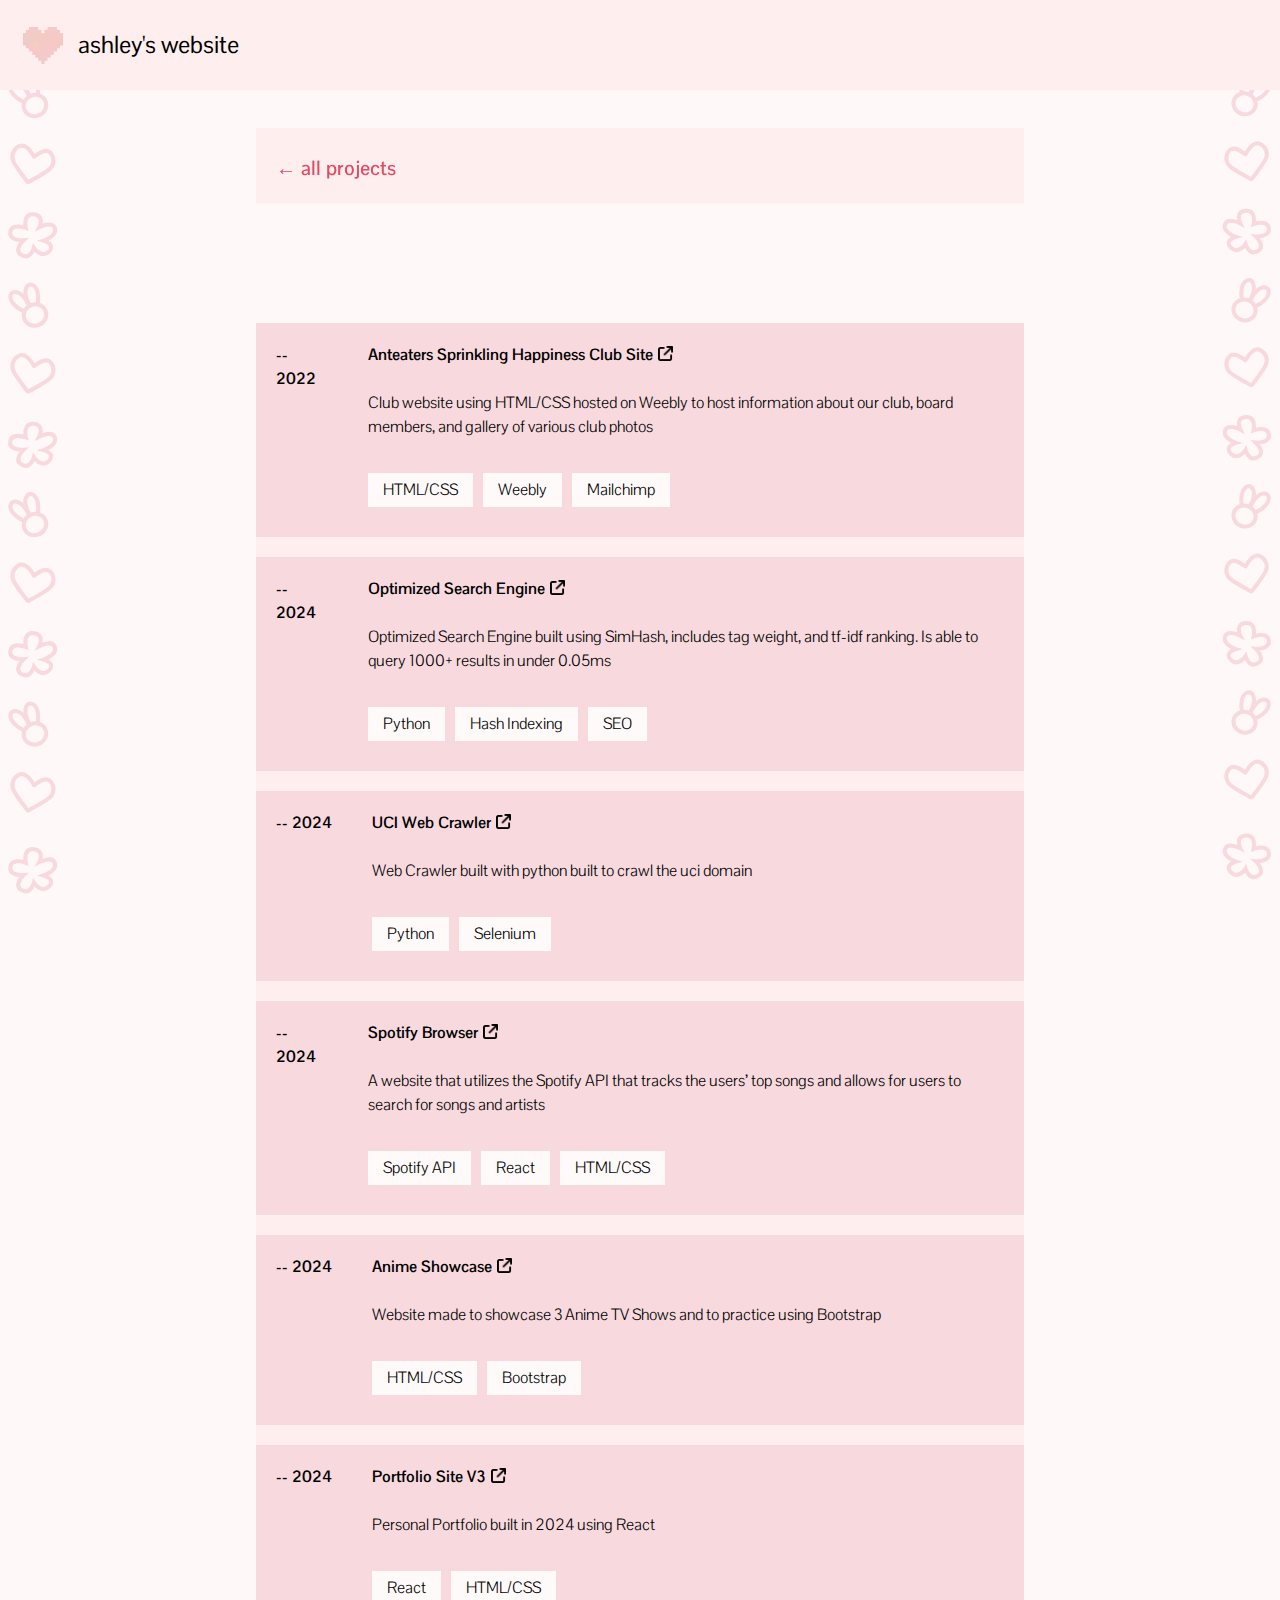
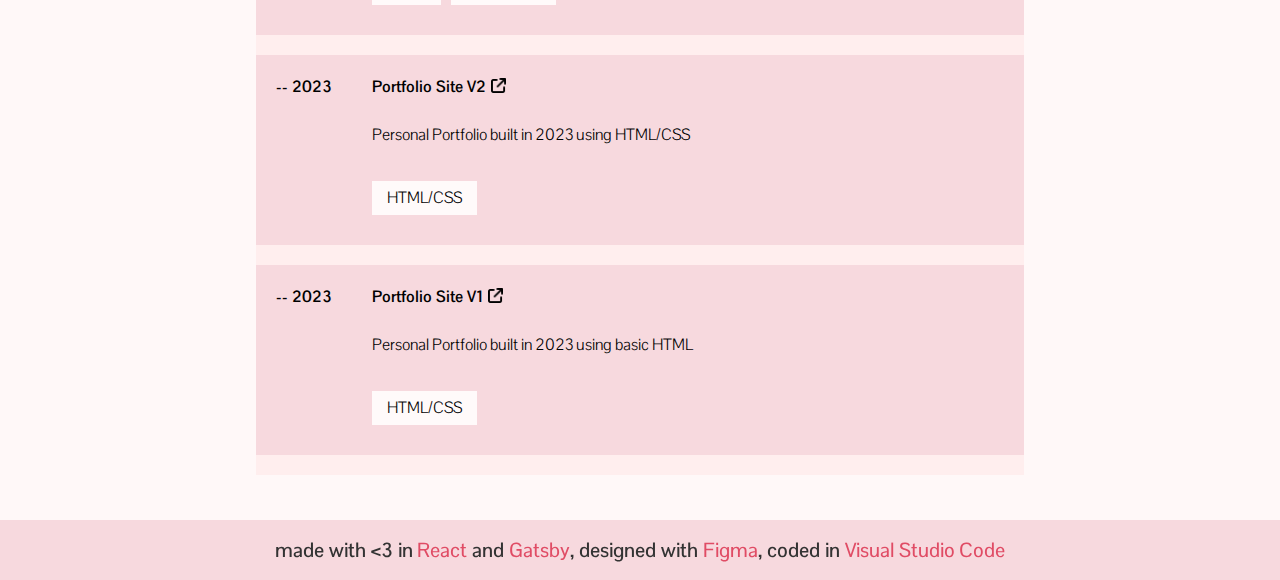
<file: allprojects/index.html>
<!DOCTYPE html><html lang="en"><head><meta charSet="utf-8"/><meta http-equiv="x-ua-compatible" content="ie=edge"/><meta name="viewport" content="width=device-width, initial-scale=1, shrink-to-fit=no"/><meta name="generator" content="Gatsby 5.14.1"/><style data-href="/styles.f924819a7cda2062b1d8.css" data-identity="gatsby-global-css">@import url(https://fonts.googleapis.com/css2?family=Pontano+Sans:wght@300..700&display=swap);:root{--border-radius:4px;--color-text:#333;--color-primary:#7026b9;--color-code-bg:#fff4db;--color-code:#8a6534;--font-sans:-apple-system,BlinkMacSystemFont,"Segoe UI",Helvetica,Arial,sans-serif,"Apple Color Emoji","Segoe UI Emoji";--font-mono:SFMono-Regular,Menlo,Monaco,Consolas,"Liberation Mono","Courier New",monospace;--font-lg:18px;--font-md:16px;--font-sm:14px;--font-sx:12px;--line-height-loose:1.75;--line-height-normal:1.5;--line-height-dense:1.1;--space-1:4px;--space-2:8px;--space-3:16px;--space-4:24px;--space-5:32px;--space-6:64px;--size-content:54rem;--size-gutter:var(--space-5);--size-gap:var(--space-6)}html{-webkit-text-size-adjust:100%;box-sizing:border-box;font:sans-serif;font-size:var(--font-md);line-height:var(--line-height-normal);overflow-y:scroll}body{-moz-osx-font-smoothing:grayscale;-webkit-font-smoothing:antialiased;word-wrap:break-word;color:var(--color-text);font-family:sans-serif;font-family:var(--font-sans);font-weight:400;margin:0}a{background-color:transparent;color:var(--color-primary);font-weight:500;text-decoration:none;text-decoration:underline;text-decoration-thickness:1.5px;text-underline-offset:2px}a:active,a:hover{outline-width:0;text-decoration:none}abbr[title]{border-bottom:1px dotted rgba(0,0,0,.5);cursor:help;text-decoration:none}b,strong{font-weight:inherit;font-weight:bolder}dfn{font-style:italic}h1{letter-spacing:-.01em;line-height:var(--line-height-dense);margin:0 0 3rem;padding:0}h1>b{color:var(--color-primary)}img{border-style:none;max-width:100%}code,kbd,pre,samp{font-family:var(--font-mono);font-size:1em;line-height:inherit}hr{background:rgba(0,0,0,.2);border:none;box-sizing:content-box;height:1px;margin-bottom:calc(var(--space-4) - 1px);margin-left:0;margin-right:0;margin-top:0;overflow:visible;padding:0}*,:after,:before{box-sizing:inherit}dd,dl,fieldset,figure,hgroup,img,ol,p,ul{margin:0;margin-bottom:var(--space-4);padding:0}ol,ul{list-style-image:none;list-style-position:outside;margin-left:var(--space-4)}pre{word-wrap:normal;background:rgba(0,0,0,.04);border-radius:var(--border-radius);font-size:.875rem;line-height:var(--line-height-normal);margin-bottom:var(--space-4);margin-left:0;margin-right:0;margin-top:0;overflow:auto;padding:var(--space-4)}b,dt,strong,th{font-weight:700}li{margin-bottom:calc(var(--space-4)/2)}ol li,ul li{padding-left:0}li>ol,li>ul{margin-bottom:calc(var(--space-4)/2);margin-left:var(--space-4);margin-top:calc(var(--space-4)/2)}blockquote :last-child,li :last-child,p :last-child{margin-bottom:0}li>p{margin-bottom:calc(var(--space-4)/2)}p{max-width:680px}code,kbd,samp{font-size:.875rem}abbr,acronym{border-bottom:1px dotted rgba(0,0,0,.5);cursor:help}code,tt{background-color:var(--color-code-bg);border-radius:var(--border-radius);color:var(--color-code);font-family:var(--font-mono);padding-bottom:.25em;padding-top:.25em;word-break:normal}pre code{background:none}code:after,code:before,tt:after,tt:before{content:"\00a0";letter-spacing:-.2em}pre code:after,pre code:before,pre tt:after,pre tt:before{content:none}html{scroll-behavior:smooth;scroll-padding-top:80px}body{background-color:#fff8f8}h1{font-weight:700;margin-bottom:10px}h1,h2{font-family:Pontano Sans,sans-serif}h2{font-weight:400}h3{font-size:20px;font-weight:600;line-height:0px}h3,p{font-family:Pontano Sans,sans-serif}a.index-module--link--b5806{color:#e04c65;cursor:pointer;text-decoration:none!important}a.index-module--link--b5806:hover{color:#e43855;transition:.5s ease-in-out}a{text-decoration:none!important}.index-module--moving_background--77769{background-image:url(/static/left-background-00f7541c44ffeeb9ddb7e8b6383c75ee.svg);left:0}.index-module--moving_background--77769,.index-module--moving_background_right--dcc74{animation:index-module--animateBackground--d4b03 60s linear infinite;background-size:100% 400%;height:100%;position:fixed;top:0;width:5%;z-index:-1}.index-module--moving_background_right--dcc74{background-image:url(/static/right-background-781fa319ea95901d21b91d1c21416358.svg);right:0}@keyframes index-module--animateBackground--d4b03{0%{background-position:0 100%}50%{background-position:0 50%}to{background-position:0 0}}.index-module--leftNav--8fca6{float:left;margin-left:1%}.index-module--rightNav--392c6{float:left;position:fixed;right:1.5%;top:2%}.index-module--navbar--fdaf6{align-items:center;background-color:#fee;display:flex;height:10%;left:0;padding:10px;position:fixed;top:0;width:100%;z-index:1000}.index-module--navText--6c2a5{color:#000}.index-module--logo--47207{height:auto;margin-right:15px;max-width:60px;transition:all .2s ease-in-out}.index-module--logo--47207:hover{transform:scale(1.1)}.index-module--footer--75ffa{align-items:center;background-color:#f7d9de;height:8%;padding:10px;text-align:center;width:100%}.index-module--section--7b794{align-items:center;background:none;margin-bottom:45px;margin-top:120px;min-height:500px;width:100%}.index-module--sectionContainer--a4965{background-color:#fee;display:flex;flex-direction:column;margin:auto;position:relative;width:60%}.index-module--headerText--2bf62{padding:35px}.index-module--heroHeader_footer--56e11{background-color:#f7d9de;display:flex;height:25%;justify-content:space-between;padding:35px;width:100%}.index-module--avatarImg--b4353{border-radius:50%;height:auto;position:absolute;right:5%;top:22%;width:25%}.index-module--headerImg--b734d{display:block;max-height:300px}.index-module--heroHeader_dropdown--39e97{display:flex;gap:10px;height:70px;width:55%}.index-module--heroHeader_links--72903{align-items:center;display:flex;justify-content:flex-end}.index-module--containerHeader--2e83b{padding-left:20px}.index-module--containerText--fe3fd{background-color:#f7d9de;padding:20px;p{max-width:100%}}.index-module--aboutImg--9a73c{height:400px;width:100%}.index-module--skill_section_tags--aedd5{display:flex;flex-wrap:wrap}.index-module--experienceSection--e6e40{background-color:#f7d9de;color:#000;display:flex;font-family:Pontano Sans,sans-serif;font-weight:300;margin-bottom:20px;text-decoration:none!important;transition:all 175ms linear}.index-module--experienceSection--e6e40:before{transform:translate3d(0,.75em,-1em);transition:all 175ms linear}.index-module--experienceSection--e6e40:hover{cursor:pointer;transform:translateY(.375em)}.index-module--experienceSection--e6e40:hover:before{transform:translate3d(0,.75em,-1em)}.index-module--experienceSection--e6e40:active:before{transform:translateZ(-1em)}.index-module--experienceSection_tags--3bdc3{display:flex;flex-wrap:wrap}.index-module--experienceSection_tags_item--a2c02{background-color:snow;margin:10px 10px 10px 0;padding:5px 15px}.index-module--experienceSection_right--a70f4{padding:20px}.index-module--twoColumnSection--6e8ca{align-items:flex-start;display:flex;gap:10%;justify-content:space-between;margin:auto;position:relative;width:60%}@media (max-width:900px){.index-module--twoColumnSection--6e8ca{align-items:center;flex-direction:column}.index-module--designContainer--753c0,.index-module--sectionContainer--a4965{margin-top:20px}.index-module--modalImage--3a24e{margin-top:40%!important}.index-module--projectContainer--5057e{margin-top:30px}}.index-module--columnImg--a92ed{height:325px}.index-module--viewMore--32e73{float:right;font-weight:600;line-height:0px;margin-bottom:0;padding-bottom:20px}.index-module--viewMore--32e73:after{background-color:#e43855;bottom:0;content:"";height:2px;left:70%;position:absolute;transform:scaleX(0);transition:transform .25s ease-out;width:30%}.index-module--viewMore--32e73:hover:after{transform:scaleX(1)}.index-module--viewMore--32e73:after{transform-origin:bottom right}.index-module--viewMore--32e73:hover:after{transform-origin:bottom left}.index-module--link_button--d58d6{height:auto;margin-left:5px;margin-top:3px;max-width:15px}.index-module--experienceSection_desc--6d079{align-items:center}.index-module--pageHeader--76f9e{background-color:#fee;height:75px;margin:10% 5% 5% 20%;padding:20px;width:60%}.index-module--designImg--4b897{height:-webkit-fit-content;height:-moz-fit-content;height:fit-content;transition:all .2s ease-in-out;width:-webkit-fit-content;width:-moz-fit-content;width:fit-content}.index-module--designImg--4b897:hover{cursor:zoom-in;transform:scale(1.01)}.index-module--projectImg--8413b{height:-webkit-fit-content;height:-moz-fit-content;height:fit-content;width:-webkit-fit-content;width:-moz-fit-content;width:fit-content}.index-module--designText--2076e{background-color:#f7d9de;padding:20px;p{margin-bottom:2px}}.index-module--designContainer--753c0,.index-module--projectContainer--5057e{background-color:#fee;display:flex;flex-direction:column;position:relative;width:60%}.index-module--projectContainer--5057e{transition:all .2s ease-in-out}.index-module--projectContainer--5057e:hover{cursor:pointer;transform:scale(1.01)}.index-module--navButton--e8ed9{background-color:snow;border:none;font-family:Pontano Sans,sans-serif;font-size:18px;padding:5px 20px;transition:all 175ms linear}.index-module--navButton--e8ed9:before{transform:translate3d(0,.75em,-1em);transition:all 175ms linear}.index-module--navButton--e8ed9:hover{cursor:pointer;transform:translateY(.375em)}.index-module--navButton--e8ed9:hover:before{transform:translate3d(0,.75em,-1em)}.index-module--navButton--e8ed9:active:before{transform:translateZ(-1em)}.index-module--nav--091d0{display:flex}.index-module--project_tags--0e78b{display:flex;flex-wrap:wrap}.index-module--project_tags_item--8d81f{background-color:snow;margin:10px 10px 10px 0;padding:5px 15px;transition:all 175ms linear}.index-module--project_tags_item--8d81f:before{transform:translate3d(0,.75em,-1em);transition:all 175ms linear}.index-module--project_tags_item--8d81f:hover{cursor:default;transform:translateY(.375em)}.index-module--project_tags_item--8d81f:hover:before{transform:translate3d(0,.75em,-1em)}.index-module--project_tags_item--8d81f:active:before{transform:translateZ(-1em)}.index-module--imageModal--f8b7d{background:#000000b5;bottom:0;cursor:zoom-out;justify-content:center;left:0;position:fixed;right:0;top:0;z-index:1000}.index-module--imageModalContainerSquare--ef2c1{color:snow;font-family:Pontano Sans,sans-serif;margin:auto;max-width:40%;text-align:center}.index-module--imageModalContainerRect--b2a42{color:snow;font-family:Pontano Sans,sans-serif;margin:auto;max-width:60%;text-align:center}.index-module--modalImage--3a24e{margin-top:3%}.index-module--gallery--de12a{display:grid;gap:16px;grid-template-columns:repeat(3,1fr);margin:auto;padding:20px;width:63%}.index-module--gallery-item--98bea{color:#fff;padding:20px;text-align:center}</style><style>.gatsby-image-wrapper{position:relative;overflow:hidden}.gatsby-image-wrapper picture.object-fit-polyfill{position:static!important}.gatsby-image-wrapper img{bottom:0;height:100%;left:0;margin:0;max-width:none;padding:0;position:absolute;right:0;top:0;width:100%;object-fit:cover}.gatsby-image-wrapper [data-main-image]{opacity:0;transform:translateZ(0);transition:opacity .25s linear;will-change:opacity}.gatsby-image-wrapper-constrained{display:inline-block;vertical-align:top}</style><noscript><style>.gatsby-image-wrapper noscript [data-main-image]{opacity:1!important}.gatsby-image-wrapper [data-placeholder-image]{opacity:0!important}</style></noscript><script type="module">const e="undefined"!=typeof HTMLImageElement&&"loading"in HTMLImageElement.prototype;e&&document.body.addEventListener("load",(function(e){const t=e.target;if(void 0===t.dataset.mainImage)return;if(void 0===t.dataset.gatsbyImageSsr)return;let a=null,n=t;for(;null===a&&n;)void 0!==n.parentNode.dataset.gatsbyImageWrapper&&(a=n.parentNode),n=n.parentNode;const o=a.querySelector("[data-placeholder-image]"),r=new Image;r.src=t.currentSrc,r.decode().catch((()=>{})).then((()=>{t.style.opacity=1,o&&(o.style.opacity=0,o.style.transition="opacity 500ms linear")}))}),!0);</script><link rel="icon" href="/favicon-32x32.png?v=1642a0a0fff151f321ac79e5a3caa56c" type="image/png"/><link rel="icon" href="/favicon.svg?v=1642a0a0fff151f321ac79e5a3caa56c" type="image/svg+xml"/><link rel="manifest" href="/manifest.webmanifest" crossorigin="anonymous"/><link rel="apple-touch-icon" sizes="48x48" href="/icons/icon-48x48.png?v=1642a0a0fff151f321ac79e5a3caa56c"/><link rel="apple-touch-icon" sizes="72x72" href="/icons/icon-72x72.png?v=1642a0a0fff151f321ac79e5a3caa56c"/><link rel="apple-touch-icon" sizes="96x96" href="/icons/icon-96x96.png?v=1642a0a0fff151f321ac79e5a3caa56c"/><link rel="apple-touch-icon" sizes="144x144" href="/icons/icon-144x144.png?v=1642a0a0fff151f321ac79e5a3caa56c"/><link rel="apple-touch-icon" sizes="192x192" href="/icons/icon-192x192.png?v=1642a0a0fff151f321ac79e5a3caa56c"/><link rel="apple-touch-icon" sizes="256x256" href="/icons/icon-256x256.png?v=1642a0a0fff151f321ac79e5a3caa56c"/><link rel="apple-touch-icon" sizes="384x384" href="/icons/icon-384x384.png?v=1642a0a0fff151f321ac79e5a3caa56c"/><link rel="apple-touch-icon" sizes="512x512" href="/icons/icon-512x512.png?v=1642a0a0fff151f321ac79e5a3caa56c"/><link href="https://fonts.googleapis.com/css?family=Pontano+Sans:400,500&amp;display=swap" rel="stylesheet"/></head><body><div id="___gatsby"><div style="outline:none" tabindex="-1" id="gatsby-focus-wrapper"><div><div class="index-module--navbar--fdaf6"><div class="index-module--leftNav--8fca6"><a href="/"><h2 class="index-module--navText--6c2a5"><div data-gatsby-image-wrapper="" class="gatsby-image-wrapper gatsby-image-wrapper-constrained index-module--logo--47207"><div style="max-width:40px;display:block"><img alt="" role="presentation" aria-hidden="true" src="data:image/svg+xml;charset=utf-8,%3Csvg%20height=&#x27;37&#x27;%20width=&#x27;40&#x27;%20xmlns=&#x27;http://www.w3.org/2000/svg&#x27;%20version=&#x27;1.1&#x27;%3E%3C/svg%3E" style="max-width:100%;display:block;position:static"/></div><div aria-hidden="true" data-placeholder-image="" style="opacity:1;transition:opacity 500ms linear;background-color:#f8c8c8;position:absolute;top:0;left:0;bottom:0;right:0"></div><picture><source type="image/webp" data-srcset="/static/1642a0a0fff151f321ac79e5a3caa56c/46057/heart-pixel.webp 10w,/static/1642a0a0fff151f321ac79e5a3caa56c/12eff/heart-pixel.webp 20w,/static/1642a0a0fff151f321ac79e5a3caa56c/e4064/heart-pixel.webp 40w" sizes="(min-width: 40px) 40px, 100vw"/><img data-gatsby-image-ssr="" data-main-image="" style="opacity:0" sizes="(min-width: 40px) 40px, 100vw" decoding="async" loading="lazy" data-src="/static/1642a0a0fff151f321ac79e5a3caa56c/9787a/heart-pixel.svg" data-srcset="/static/1642a0a0fff151f321ac79e5a3caa56c/17665/heart-pixel.svg 10w,/static/1642a0a0fff151f321ac79e5a3caa56c/ec495/heart-pixel.svg 20w,/static/1642a0a0fff151f321ac79e5a3caa56c/9787a/heart-pixel.svg 40w" alt="Pixel heart"/></picture><noscript><picture><source type="image/webp" srcSet="/static/1642a0a0fff151f321ac79e5a3caa56c/46057/heart-pixel.webp 10w,/static/1642a0a0fff151f321ac79e5a3caa56c/12eff/heart-pixel.webp 20w,/static/1642a0a0fff151f321ac79e5a3caa56c/e4064/heart-pixel.webp 40w" sizes="(min-width: 40px) 40px, 100vw"/><img data-gatsby-image-ssr="" data-main-image="" style="opacity:0" sizes="(min-width: 40px) 40px, 100vw" decoding="async" loading="lazy" src="/static/1642a0a0fff151f321ac79e5a3caa56c/9787a/heart-pixel.svg" srcSet="/static/1642a0a0fff151f321ac79e5a3caa56c/17665/heart-pixel.svg 10w,/static/1642a0a0fff151f321ac79e5a3caa56c/ec495/heart-pixel.svg 20w,/static/1642a0a0fff151f321ac79e5a3caa56c/9787a/heart-pixel.svg 40w" alt="Pixel heart"/></picture></noscript><script type="module">const t="undefined"!=typeof HTMLImageElement&&"loading"in HTMLImageElement.prototype;if(t){const t=document.querySelectorAll("img[data-main-image]");for(let e of t){e.dataset.src&&(e.setAttribute("src",e.dataset.src),e.removeAttribute("data-src")),e.dataset.srcset&&(e.setAttribute("srcset",e.dataset.srcset),e.removeAttribute("data-srcset"));const t=e.parentNode.querySelectorAll("source[data-srcset]");for(let e of t)e.setAttribute("srcset",e.dataset.srcset),e.removeAttribute("data-srcset");e.complete&&(e.style.opacity=1,e.parentNode.parentNode.querySelector("[data-placeholder-image]").style.opacity=0)}}</script></div>ashley&#x27;s website</h2></a></div></div><div class="index-module--pageHeader--76f9e"><a href="/projects" class="index-module--link--b5806"><h3>← all projects</h3></a></div><div class="index-module--section--7b794"><div class="index-module--sectionContainer--a4965"><div><a href="https://anteaterssprinklinghappiness.weebly.com/" target="_blank"><div class="index-module--experienceSection--e6e40"><p class="index-module--containerText--fe3fd"><b>-- <!-- -->2022</b></p><div class="index-module--experienceSection_right--a70f4"><p class="index-module--experienceSection_desc--6d079"><b>Anteaters Sprinkling Happiness Club Site</b><div data-gatsby-image-wrapper="" class="gatsby-image-wrapper gatsby-image-wrapper-constrained index-module--link_button--d58d6"><div style="max-width:512px;display:block"><img alt="" role="presentation" aria-hidden="true" src="data:image/svg+xml;charset=utf-8,%3Csvg%20height=&#x27;512&#x27;%20width=&#x27;512&#x27;%20xmlns=&#x27;http://www.w3.org/2000/svg&#x27;%20version=&#x27;1.1&#x27;%3E%3C/svg%3E" style="max-width:100%;display:block;position:static"/></div><div aria-hidden="true" data-placeholder-image="" style="opacity:1;transition:opacity 500ms linear;background-color:#080808;position:absolute;top:0;left:0;bottom:0;right:0"></div><picture><source type="image/webp" data-srcset="/static/47f4a0f944739d6df99235a0fa6cb29a/6766a/link.webp 128w,/static/47f4a0f944739d6df99235a0fa6cb29a/22bfc/link.webp 256w,/static/47f4a0f944739d6df99235a0fa6cb29a/d689f/link.webp 512w" sizes="(min-width: 512px) 512px, 100vw"/><img data-gatsby-image-ssr="" data-main-image="" style="opacity:0" sizes="(min-width: 512px) 512px, 100vw" decoding="async" loading="lazy" data-src="/static/47f4a0f944739d6df99235a0fa6cb29a/f9ce8/link.svg" data-srcset="/static/47f4a0f944739d6df99235a0fa6cb29a/b4c06/link.svg 128w,/static/47f4a0f944739d6df99235a0fa6cb29a/ade80/link.svg 256w,/static/47f4a0f944739d6df99235a0fa6cb29a/f9ce8/link.svg 512w" alt="new page icon"/></picture><noscript><picture><source type="image/webp" srcSet="/static/47f4a0f944739d6df99235a0fa6cb29a/6766a/link.webp 128w,/static/47f4a0f944739d6df99235a0fa6cb29a/22bfc/link.webp 256w,/static/47f4a0f944739d6df99235a0fa6cb29a/d689f/link.webp 512w" sizes="(min-width: 512px) 512px, 100vw"/><img data-gatsby-image-ssr="" data-main-image="" style="opacity:0" sizes="(min-width: 512px) 512px, 100vw" decoding="async" loading="lazy" src="/static/47f4a0f944739d6df99235a0fa6cb29a/f9ce8/link.svg" srcSet="/static/47f4a0f944739d6df99235a0fa6cb29a/b4c06/link.svg 128w,/static/47f4a0f944739d6df99235a0fa6cb29a/ade80/link.svg 256w,/static/47f4a0f944739d6df99235a0fa6cb29a/f9ce8/link.svg 512w" alt="new page icon"/></picture></noscript><script type="module">const t="undefined"!=typeof HTMLImageElement&&"loading"in HTMLImageElement.prototype;if(t){const t=document.querySelectorAll("img[data-main-image]");for(let e of t){e.dataset.src&&(e.setAttribute("src",e.dataset.src),e.removeAttribute("data-src")),e.dataset.srcset&&(e.setAttribute("srcset",e.dataset.srcset),e.removeAttribute("data-srcset"));const t=e.parentNode.querySelectorAll("source[data-srcset]");for(let e of t)e.setAttribute("srcset",e.dataset.srcset),e.removeAttribute("data-srcset");e.complete&&(e.style.opacity=1,e.parentNode.parentNode.querySelector("[data-placeholder-image]").style.opacity=0)}}</script></div></p><p>Club website using HTML/CSS hosted on Weebly to host information about our club, board members, and gallery of various club photos</p><div class="index-module--experienceSection_tags--3bdc3"><div class="index-module--experienceSection_tags_item--a2c02">HTML/CSS</div><div class="index-module--experienceSection_tags_item--a2c02">Weebly</div><div class="index-module--experienceSection_tags_item--a2c02">Mailchimp</div></div></div></div></a><a href="https://github.com/AshleyNg23/search-engine" target="_blank"><div class="index-module--experienceSection--e6e40"><p class="index-module--containerText--fe3fd"><b>-- <!-- -->2024</b></p><div class="index-module--experienceSection_right--a70f4"><p class="index-module--experienceSection_desc--6d079"><b>Optimized Search Engine</b><div data-gatsby-image-wrapper="" class="gatsby-image-wrapper gatsby-image-wrapper-constrained index-module--link_button--d58d6"><div style="max-width:512px;display:block"><img alt="" role="presentation" aria-hidden="true" src="data:image/svg+xml;charset=utf-8,%3Csvg%20height=&#x27;512&#x27;%20width=&#x27;512&#x27;%20xmlns=&#x27;http://www.w3.org/2000/svg&#x27;%20version=&#x27;1.1&#x27;%3E%3C/svg%3E" style="max-width:100%;display:block;position:static"/></div><div aria-hidden="true" data-placeholder-image="" style="opacity:1;transition:opacity 500ms linear;background-color:#080808;position:absolute;top:0;left:0;bottom:0;right:0"></div><picture><source type="image/webp" data-srcset="/static/47f4a0f944739d6df99235a0fa6cb29a/6766a/link.webp 128w,/static/47f4a0f944739d6df99235a0fa6cb29a/22bfc/link.webp 256w,/static/47f4a0f944739d6df99235a0fa6cb29a/d689f/link.webp 512w" sizes="(min-width: 512px) 512px, 100vw"/><img data-gatsby-image-ssr="" data-main-image="" style="opacity:0" sizes="(min-width: 512px) 512px, 100vw" decoding="async" loading="lazy" data-src="/static/47f4a0f944739d6df99235a0fa6cb29a/f9ce8/link.svg" data-srcset="/static/47f4a0f944739d6df99235a0fa6cb29a/b4c06/link.svg 128w,/static/47f4a0f944739d6df99235a0fa6cb29a/ade80/link.svg 256w,/static/47f4a0f944739d6df99235a0fa6cb29a/f9ce8/link.svg 512w" alt="new page icon"/></picture><noscript><picture><source type="image/webp" srcSet="/static/47f4a0f944739d6df99235a0fa6cb29a/6766a/link.webp 128w,/static/47f4a0f944739d6df99235a0fa6cb29a/22bfc/link.webp 256w,/static/47f4a0f944739d6df99235a0fa6cb29a/d689f/link.webp 512w" sizes="(min-width: 512px) 512px, 100vw"/><img data-gatsby-image-ssr="" data-main-image="" style="opacity:0" sizes="(min-width: 512px) 512px, 100vw" decoding="async" loading="lazy" src="/static/47f4a0f944739d6df99235a0fa6cb29a/f9ce8/link.svg" srcSet="/static/47f4a0f944739d6df99235a0fa6cb29a/b4c06/link.svg 128w,/static/47f4a0f944739d6df99235a0fa6cb29a/ade80/link.svg 256w,/static/47f4a0f944739d6df99235a0fa6cb29a/f9ce8/link.svg 512w" alt="new page icon"/></picture></noscript><script type="module">const t="undefined"!=typeof HTMLImageElement&&"loading"in HTMLImageElement.prototype;if(t){const t=document.querySelectorAll("img[data-main-image]");for(let e of t){e.dataset.src&&(e.setAttribute("src",e.dataset.src),e.removeAttribute("data-src")),e.dataset.srcset&&(e.setAttribute("srcset",e.dataset.srcset),e.removeAttribute("data-srcset"));const t=e.parentNode.querySelectorAll("source[data-srcset]");for(let e of t)e.setAttribute("srcset",e.dataset.srcset),e.removeAttribute("data-srcset");e.complete&&(e.style.opacity=1,e.parentNode.parentNode.querySelector("[data-placeholder-image]").style.opacity=0)}}</script></div></p><p>Optimized Search Engine built using SimHash, includes tag weight, and tf-idf ranking. Is able to query 1000+ results in under 0.05ms </p><div class="index-module--experienceSection_tags--3bdc3"><div class="index-module--experienceSection_tags_item--a2c02">Python</div><div class="index-module--experienceSection_tags_item--a2c02">Hash Indexing</div><div class="index-module--experienceSection_tags_item--a2c02">SEO</div></div></div></div></a><a href="https://github.com/AshleyNg23/uci-webcrawler" target="_blank"><div class="index-module--experienceSection--e6e40"><p class="index-module--containerText--fe3fd"><b>-- <!-- -->2024</b></p><div class="index-module--experienceSection_right--a70f4"><p class="index-module--experienceSection_desc--6d079"><b>UCI Web Crawler</b><div data-gatsby-image-wrapper="" class="gatsby-image-wrapper gatsby-image-wrapper-constrained index-module--link_button--d58d6"><div style="max-width:512px;display:block"><img alt="" role="presentation" aria-hidden="true" src="data:image/svg+xml;charset=utf-8,%3Csvg%20height=&#x27;512&#x27;%20width=&#x27;512&#x27;%20xmlns=&#x27;http://www.w3.org/2000/svg&#x27;%20version=&#x27;1.1&#x27;%3E%3C/svg%3E" style="max-width:100%;display:block;position:static"/></div><div aria-hidden="true" data-placeholder-image="" style="opacity:1;transition:opacity 500ms linear;background-color:#080808;position:absolute;top:0;left:0;bottom:0;right:0"></div><picture><source type="image/webp" data-srcset="/static/47f4a0f944739d6df99235a0fa6cb29a/6766a/link.webp 128w,/static/47f4a0f944739d6df99235a0fa6cb29a/22bfc/link.webp 256w,/static/47f4a0f944739d6df99235a0fa6cb29a/d689f/link.webp 512w" sizes="(min-width: 512px) 512px, 100vw"/><img data-gatsby-image-ssr="" data-main-image="" style="opacity:0" sizes="(min-width: 512px) 512px, 100vw" decoding="async" loading="lazy" data-src="/static/47f4a0f944739d6df99235a0fa6cb29a/f9ce8/link.svg" data-srcset="/static/47f4a0f944739d6df99235a0fa6cb29a/b4c06/link.svg 128w,/static/47f4a0f944739d6df99235a0fa6cb29a/ade80/link.svg 256w,/static/47f4a0f944739d6df99235a0fa6cb29a/f9ce8/link.svg 512w" alt="new page icon"/></picture><noscript><picture><source type="image/webp" srcSet="/static/47f4a0f944739d6df99235a0fa6cb29a/6766a/link.webp 128w,/static/47f4a0f944739d6df99235a0fa6cb29a/22bfc/link.webp 256w,/static/47f4a0f944739d6df99235a0fa6cb29a/d689f/link.webp 512w" sizes="(min-width: 512px) 512px, 100vw"/><img data-gatsby-image-ssr="" data-main-image="" style="opacity:0" sizes="(min-width: 512px) 512px, 100vw" decoding="async" loading="lazy" src="/static/47f4a0f944739d6df99235a0fa6cb29a/f9ce8/link.svg" srcSet="/static/47f4a0f944739d6df99235a0fa6cb29a/b4c06/link.svg 128w,/static/47f4a0f944739d6df99235a0fa6cb29a/ade80/link.svg 256w,/static/47f4a0f944739d6df99235a0fa6cb29a/f9ce8/link.svg 512w" alt="new page icon"/></picture></noscript><script type="module">const t="undefined"!=typeof HTMLImageElement&&"loading"in HTMLImageElement.prototype;if(t){const t=document.querySelectorAll("img[data-main-image]");for(let e of t){e.dataset.src&&(e.setAttribute("src",e.dataset.src),e.removeAttribute("data-src")),e.dataset.srcset&&(e.setAttribute("srcset",e.dataset.srcset),e.removeAttribute("data-srcset"));const t=e.parentNode.querySelectorAll("source[data-srcset]");for(let e of t)e.setAttribute("srcset",e.dataset.srcset),e.removeAttribute("data-srcset");e.complete&&(e.style.opacity=1,e.parentNode.parentNode.querySelector("[data-placeholder-image]").style.opacity=0)}}</script></div></p><p>Web Crawler built with python built to crawl the uci domain</p><div class="index-module--experienceSection_tags--3bdc3"><div class="index-module--experienceSection_tags_item--a2c02">Python</div><div class="index-module--experienceSection_tags_item--a2c02">Selenium</div></div></div></div></a><a href="https://github.com/AshleyNg23/spotify-browser " target="_blank"><div class="index-module--experienceSection--e6e40"><p class="index-module--containerText--fe3fd"><b>-- <!-- -->2024</b></p><div class="index-module--experienceSection_right--a70f4"><p class="index-module--experienceSection_desc--6d079"><b>Spotify Browser</b><div data-gatsby-image-wrapper="" class="gatsby-image-wrapper gatsby-image-wrapper-constrained index-module--link_button--d58d6"><div style="max-width:512px;display:block"><img alt="" role="presentation" aria-hidden="true" src="data:image/svg+xml;charset=utf-8,%3Csvg%20height=&#x27;512&#x27;%20width=&#x27;512&#x27;%20xmlns=&#x27;http://www.w3.org/2000/svg&#x27;%20version=&#x27;1.1&#x27;%3E%3C/svg%3E" style="max-width:100%;display:block;position:static"/></div><div aria-hidden="true" data-placeholder-image="" style="opacity:1;transition:opacity 500ms linear;background-color:#080808;position:absolute;top:0;left:0;bottom:0;right:0"></div><picture><source type="image/webp" data-srcset="/static/47f4a0f944739d6df99235a0fa6cb29a/6766a/link.webp 128w,/static/47f4a0f944739d6df99235a0fa6cb29a/22bfc/link.webp 256w,/static/47f4a0f944739d6df99235a0fa6cb29a/d689f/link.webp 512w" sizes="(min-width: 512px) 512px, 100vw"/><img data-gatsby-image-ssr="" data-main-image="" style="opacity:0" sizes="(min-width: 512px) 512px, 100vw" decoding="async" loading="lazy" data-src="/static/47f4a0f944739d6df99235a0fa6cb29a/f9ce8/link.svg" data-srcset="/static/47f4a0f944739d6df99235a0fa6cb29a/b4c06/link.svg 128w,/static/47f4a0f944739d6df99235a0fa6cb29a/ade80/link.svg 256w,/static/47f4a0f944739d6df99235a0fa6cb29a/f9ce8/link.svg 512w" alt="new page icon"/></picture><noscript><picture><source type="image/webp" srcSet="/static/47f4a0f944739d6df99235a0fa6cb29a/6766a/link.webp 128w,/static/47f4a0f944739d6df99235a0fa6cb29a/22bfc/link.webp 256w,/static/47f4a0f944739d6df99235a0fa6cb29a/d689f/link.webp 512w" sizes="(min-width: 512px) 512px, 100vw"/><img data-gatsby-image-ssr="" data-main-image="" style="opacity:0" sizes="(min-width: 512px) 512px, 100vw" decoding="async" loading="lazy" src="/static/47f4a0f944739d6df99235a0fa6cb29a/f9ce8/link.svg" srcSet="/static/47f4a0f944739d6df99235a0fa6cb29a/b4c06/link.svg 128w,/static/47f4a0f944739d6df99235a0fa6cb29a/ade80/link.svg 256w,/static/47f4a0f944739d6df99235a0fa6cb29a/f9ce8/link.svg 512w" alt="new page icon"/></picture></noscript><script type="module">const t="undefined"!=typeof HTMLImageElement&&"loading"in HTMLImageElement.prototype;if(t){const t=document.querySelectorAll("img[data-main-image]");for(let e of t){e.dataset.src&&(e.setAttribute("src",e.dataset.src),e.removeAttribute("data-src")),e.dataset.srcset&&(e.setAttribute("srcset",e.dataset.srcset),e.removeAttribute("data-srcset"));const t=e.parentNode.querySelectorAll("source[data-srcset]");for(let e of t)e.setAttribute("srcset",e.dataset.srcset),e.removeAttribute("data-srcset");e.complete&&(e.style.opacity=1,e.parentNode.parentNode.querySelector("[data-placeholder-image]").style.opacity=0)}}</script></div></p><p>A website that utilizes the Spotify API that tracks the users’ top songs and allows for users to search for songs and artists</p><div class="index-module--experienceSection_tags--3bdc3"><div class="index-module--experienceSection_tags_item--a2c02">Spotify API</div><div class="index-module--experienceSection_tags_item--a2c02">React</div><div class="index-module--experienceSection_tags_item--a2c02">HTML/CSS</div></div></div></div></a><a href="https://github.com/AshleyNg23/website_practice " target="_blank"><div class="index-module--experienceSection--e6e40"><p class="index-module--containerText--fe3fd"><b>-- <!-- -->2024</b></p><div class="index-module--experienceSection_right--a70f4"><p class="index-module--experienceSection_desc--6d079"><b>Anime Showcase</b><div data-gatsby-image-wrapper="" class="gatsby-image-wrapper gatsby-image-wrapper-constrained index-module--link_button--d58d6"><div style="max-width:512px;display:block"><img alt="" role="presentation" aria-hidden="true" src="data:image/svg+xml;charset=utf-8,%3Csvg%20height=&#x27;512&#x27;%20width=&#x27;512&#x27;%20xmlns=&#x27;http://www.w3.org/2000/svg&#x27;%20version=&#x27;1.1&#x27;%3E%3C/svg%3E" style="max-width:100%;display:block;position:static"/></div><div aria-hidden="true" data-placeholder-image="" style="opacity:1;transition:opacity 500ms linear;background-color:#080808;position:absolute;top:0;left:0;bottom:0;right:0"></div><picture><source type="image/webp" data-srcset="/static/47f4a0f944739d6df99235a0fa6cb29a/6766a/link.webp 128w,/static/47f4a0f944739d6df99235a0fa6cb29a/22bfc/link.webp 256w,/static/47f4a0f944739d6df99235a0fa6cb29a/d689f/link.webp 512w" sizes="(min-width: 512px) 512px, 100vw"/><img data-gatsby-image-ssr="" data-main-image="" style="opacity:0" sizes="(min-width: 512px) 512px, 100vw" decoding="async" loading="lazy" data-src="/static/47f4a0f944739d6df99235a0fa6cb29a/f9ce8/link.svg" data-srcset="/static/47f4a0f944739d6df99235a0fa6cb29a/b4c06/link.svg 128w,/static/47f4a0f944739d6df99235a0fa6cb29a/ade80/link.svg 256w,/static/47f4a0f944739d6df99235a0fa6cb29a/f9ce8/link.svg 512w" alt="new page icon"/></picture><noscript><picture><source type="image/webp" srcSet="/static/47f4a0f944739d6df99235a0fa6cb29a/6766a/link.webp 128w,/static/47f4a0f944739d6df99235a0fa6cb29a/22bfc/link.webp 256w,/static/47f4a0f944739d6df99235a0fa6cb29a/d689f/link.webp 512w" sizes="(min-width: 512px) 512px, 100vw"/><img data-gatsby-image-ssr="" data-main-image="" style="opacity:0" sizes="(min-width: 512px) 512px, 100vw" decoding="async" loading="lazy" src="/static/47f4a0f944739d6df99235a0fa6cb29a/f9ce8/link.svg" srcSet="/static/47f4a0f944739d6df99235a0fa6cb29a/b4c06/link.svg 128w,/static/47f4a0f944739d6df99235a0fa6cb29a/ade80/link.svg 256w,/static/47f4a0f944739d6df99235a0fa6cb29a/f9ce8/link.svg 512w" alt="new page icon"/></picture></noscript><script type="module">const t="undefined"!=typeof HTMLImageElement&&"loading"in HTMLImageElement.prototype;if(t){const t=document.querySelectorAll("img[data-main-image]");for(let e of t){e.dataset.src&&(e.setAttribute("src",e.dataset.src),e.removeAttribute("data-src")),e.dataset.srcset&&(e.setAttribute("srcset",e.dataset.srcset),e.removeAttribute("data-srcset"));const t=e.parentNode.querySelectorAll("source[data-srcset]");for(let e of t)e.setAttribute("srcset",e.dataset.srcset),e.removeAttribute("data-srcset");e.complete&&(e.style.opacity=1,e.parentNode.parentNode.querySelector("[data-placeholder-image]").style.opacity=0)}}</script></div></p><p>Website made to showcase 3 Anime TV Shows and to practice using Bootstrap</p><div class="index-module--experienceSection_tags--3bdc3"><div class="index-module--experienceSection_tags_item--a2c02">HTML/CSS</div><div class="index-module--experienceSection_tags_item--a2c02">Bootstrap</div></div></div></div></a><a href="https://about.mattel.com/" target="_blank"><div class="index-module--experienceSection--e6e40"><p class="index-module--containerText--fe3fd"><b>-- <!-- -->2024</b></p><div class="index-module--experienceSection_right--a70f4"><p class="index-module--experienceSection_desc--6d079"><b>Portfolio Site V3</b><div data-gatsby-image-wrapper="" class="gatsby-image-wrapper gatsby-image-wrapper-constrained index-module--link_button--d58d6"><div style="max-width:512px;display:block"><img alt="" role="presentation" aria-hidden="true" src="data:image/svg+xml;charset=utf-8,%3Csvg%20height=&#x27;512&#x27;%20width=&#x27;512&#x27;%20xmlns=&#x27;http://www.w3.org/2000/svg&#x27;%20version=&#x27;1.1&#x27;%3E%3C/svg%3E" style="max-width:100%;display:block;position:static"/></div><div aria-hidden="true" data-placeholder-image="" style="opacity:1;transition:opacity 500ms linear;background-color:#080808;position:absolute;top:0;left:0;bottom:0;right:0"></div><picture><source type="image/webp" data-srcset="/static/47f4a0f944739d6df99235a0fa6cb29a/6766a/link.webp 128w,/static/47f4a0f944739d6df99235a0fa6cb29a/22bfc/link.webp 256w,/static/47f4a0f944739d6df99235a0fa6cb29a/d689f/link.webp 512w" sizes="(min-width: 512px) 512px, 100vw"/><img data-gatsby-image-ssr="" data-main-image="" style="opacity:0" sizes="(min-width: 512px) 512px, 100vw" decoding="async" loading="lazy" data-src="/static/47f4a0f944739d6df99235a0fa6cb29a/f9ce8/link.svg" data-srcset="/static/47f4a0f944739d6df99235a0fa6cb29a/b4c06/link.svg 128w,/static/47f4a0f944739d6df99235a0fa6cb29a/ade80/link.svg 256w,/static/47f4a0f944739d6df99235a0fa6cb29a/f9ce8/link.svg 512w" alt="new page icon"/></picture><noscript><picture><source type="image/webp" srcSet="/static/47f4a0f944739d6df99235a0fa6cb29a/6766a/link.webp 128w,/static/47f4a0f944739d6df99235a0fa6cb29a/22bfc/link.webp 256w,/static/47f4a0f944739d6df99235a0fa6cb29a/d689f/link.webp 512w" sizes="(min-width: 512px) 512px, 100vw"/><img data-gatsby-image-ssr="" data-main-image="" style="opacity:0" sizes="(min-width: 512px) 512px, 100vw" decoding="async" loading="lazy" src="/static/47f4a0f944739d6df99235a0fa6cb29a/f9ce8/link.svg" srcSet="/static/47f4a0f944739d6df99235a0fa6cb29a/b4c06/link.svg 128w,/static/47f4a0f944739d6df99235a0fa6cb29a/ade80/link.svg 256w,/static/47f4a0f944739d6df99235a0fa6cb29a/f9ce8/link.svg 512w" alt="new page icon"/></picture></noscript><script type="module">const t="undefined"!=typeof HTMLImageElement&&"loading"in HTMLImageElement.prototype;if(t){const t=document.querySelectorAll("img[data-main-image]");for(let e of t){e.dataset.src&&(e.setAttribute("src",e.dataset.src),e.removeAttribute("data-src")),e.dataset.srcset&&(e.setAttribute("srcset",e.dataset.srcset),e.removeAttribute("data-srcset"));const t=e.parentNode.querySelectorAll("source[data-srcset]");for(let e of t)e.setAttribute("srcset",e.dataset.srcset),e.removeAttribute("data-srcset");e.complete&&(e.style.opacity=1,e.parentNode.parentNode.querySelector("[data-placeholder-image]").style.opacity=0)}}</script></div></p><p>Personal Portfolio built in 2024 using React</p><div class="index-module--experienceSection_tags--3bdc3"><div class="index-module--experienceSection_tags_item--a2c02">React</div><div class="index-module--experienceSection_tags_item--a2c02">HTML/CSS</div></div></div></div></a><a href="https://github.com/AshleyNg23/portfolio_v2 " target="_blank"><div class="index-module--experienceSection--e6e40"><p class="index-module--containerText--fe3fd"><b>-- <!-- -->2023</b></p><div class="index-module--experienceSection_right--a70f4"><p class="index-module--experienceSection_desc--6d079"><b>Portfolio Site V2</b><div data-gatsby-image-wrapper="" class="gatsby-image-wrapper gatsby-image-wrapper-constrained index-module--link_button--d58d6"><div style="max-width:512px;display:block"><img alt="" role="presentation" aria-hidden="true" src="data:image/svg+xml;charset=utf-8,%3Csvg%20height=&#x27;512&#x27;%20width=&#x27;512&#x27;%20xmlns=&#x27;http://www.w3.org/2000/svg&#x27;%20version=&#x27;1.1&#x27;%3E%3C/svg%3E" style="max-width:100%;display:block;position:static"/></div><div aria-hidden="true" data-placeholder-image="" style="opacity:1;transition:opacity 500ms linear;background-color:#080808;position:absolute;top:0;left:0;bottom:0;right:0"></div><picture><source type="image/webp" data-srcset="/static/47f4a0f944739d6df99235a0fa6cb29a/6766a/link.webp 128w,/static/47f4a0f944739d6df99235a0fa6cb29a/22bfc/link.webp 256w,/static/47f4a0f944739d6df99235a0fa6cb29a/d689f/link.webp 512w" sizes="(min-width: 512px) 512px, 100vw"/><img data-gatsby-image-ssr="" data-main-image="" style="opacity:0" sizes="(min-width: 512px) 512px, 100vw" decoding="async" loading="lazy" data-src="/static/47f4a0f944739d6df99235a0fa6cb29a/f9ce8/link.svg" data-srcset="/static/47f4a0f944739d6df99235a0fa6cb29a/b4c06/link.svg 128w,/static/47f4a0f944739d6df99235a0fa6cb29a/ade80/link.svg 256w,/static/47f4a0f944739d6df99235a0fa6cb29a/f9ce8/link.svg 512w" alt="new page icon"/></picture><noscript><picture><source type="image/webp" srcSet="/static/47f4a0f944739d6df99235a0fa6cb29a/6766a/link.webp 128w,/static/47f4a0f944739d6df99235a0fa6cb29a/22bfc/link.webp 256w,/static/47f4a0f944739d6df99235a0fa6cb29a/d689f/link.webp 512w" sizes="(min-width: 512px) 512px, 100vw"/><img data-gatsby-image-ssr="" data-main-image="" style="opacity:0" sizes="(min-width: 512px) 512px, 100vw" decoding="async" loading="lazy" src="/static/47f4a0f944739d6df99235a0fa6cb29a/f9ce8/link.svg" srcSet="/static/47f4a0f944739d6df99235a0fa6cb29a/b4c06/link.svg 128w,/static/47f4a0f944739d6df99235a0fa6cb29a/ade80/link.svg 256w,/static/47f4a0f944739d6df99235a0fa6cb29a/f9ce8/link.svg 512w" alt="new page icon"/></picture></noscript><script type="module">const t="undefined"!=typeof HTMLImageElement&&"loading"in HTMLImageElement.prototype;if(t){const t=document.querySelectorAll("img[data-main-image]");for(let e of t){e.dataset.src&&(e.setAttribute("src",e.dataset.src),e.removeAttribute("data-src")),e.dataset.srcset&&(e.setAttribute("srcset",e.dataset.srcset),e.removeAttribute("data-srcset"));const t=e.parentNode.querySelectorAll("source[data-srcset]");for(let e of t)e.setAttribute("srcset",e.dataset.srcset),e.removeAttribute("data-srcset");e.complete&&(e.style.opacity=1,e.parentNode.parentNode.querySelector("[data-placeholder-image]").style.opacity=0)}}</script></div></p><p>Personal Portfolio built in 2023 using HTML/CSS</p><div class="index-module--experienceSection_tags--3bdc3"><div class="index-module--experienceSection_tags_item--a2c02">HTML/CSS</div></div></div></div></a><a href="https://github.com/AshleyNg23/portfolio_v1 " target="_blank"><div class="index-module--experienceSection--e6e40"><p class="index-module--containerText--fe3fd"><b>-- <!-- -->2023</b></p><div class="index-module--experienceSection_right--a70f4"><p class="index-module--experienceSection_desc--6d079"><b>Portfolio Site V1</b><div data-gatsby-image-wrapper="" class="gatsby-image-wrapper gatsby-image-wrapper-constrained index-module--link_button--d58d6"><div style="max-width:512px;display:block"><img alt="" role="presentation" aria-hidden="true" src="data:image/svg+xml;charset=utf-8,%3Csvg%20height=&#x27;512&#x27;%20width=&#x27;512&#x27;%20xmlns=&#x27;http://www.w3.org/2000/svg&#x27;%20version=&#x27;1.1&#x27;%3E%3C/svg%3E" style="max-width:100%;display:block;position:static"/></div><div aria-hidden="true" data-placeholder-image="" style="opacity:1;transition:opacity 500ms linear;background-color:#080808;position:absolute;top:0;left:0;bottom:0;right:0"></div><picture><source type="image/webp" data-srcset="/static/47f4a0f944739d6df99235a0fa6cb29a/6766a/link.webp 128w,/static/47f4a0f944739d6df99235a0fa6cb29a/22bfc/link.webp 256w,/static/47f4a0f944739d6df99235a0fa6cb29a/d689f/link.webp 512w" sizes="(min-width: 512px) 512px, 100vw"/><img data-gatsby-image-ssr="" data-main-image="" style="opacity:0" sizes="(min-width: 512px) 512px, 100vw" decoding="async" loading="lazy" data-src="/static/47f4a0f944739d6df99235a0fa6cb29a/f9ce8/link.svg" data-srcset="/static/47f4a0f944739d6df99235a0fa6cb29a/b4c06/link.svg 128w,/static/47f4a0f944739d6df99235a0fa6cb29a/ade80/link.svg 256w,/static/47f4a0f944739d6df99235a0fa6cb29a/f9ce8/link.svg 512w" alt="new page icon"/></picture><noscript><picture><source type="image/webp" srcSet="/static/47f4a0f944739d6df99235a0fa6cb29a/6766a/link.webp 128w,/static/47f4a0f944739d6df99235a0fa6cb29a/22bfc/link.webp 256w,/static/47f4a0f944739d6df99235a0fa6cb29a/d689f/link.webp 512w" sizes="(min-width: 512px) 512px, 100vw"/><img data-gatsby-image-ssr="" data-main-image="" style="opacity:0" sizes="(min-width: 512px) 512px, 100vw" decoding="async" loading="lazy" src="/static/47f4a0f944739d6df99235a0fa6cb29a/f9ce8/link.svg" srcSet="/static/47f4a0f944739d6df99235a0fa6cb29a/b4c06/link.svg 128w,/static/47f4a0f944739d6df99235a0fa6cb29a/ade80/link.svg 256w,/static/47f4a0f944739d6df99235a0fa6cb29a/f9ce8/link.svg 512w" alt="new page icon"/></picture></noscript><script type="module">const t="undefined"!=typeof HTMLImageElement&&"loading"in HTMLImageElement.prototype;if(t){const t=document.querySelectorAll("img[data-main-image]");for(let e of t){e.dataset.src&&(e.setAttribute("src",e.dataset.src),e.removeAttribute("data-src")),e.dataset.srcset&&(e.setAttribute("srcset",e.dataset.srcset),e.removeAttribute("data-srcset"));const t=e.parentNode.querySelectorAll("source[data-srcset]");for(let e of t)e.setAttribute("srcset",e.dataset.srcset),e.removeAttribute("data-srcset");e.complete&&(e.style.opacity=1,e.parentNode.parentNode.querySelector("[data-placeholder-image]").style.opacity=0)}}</script></div></p><p>Personal Portfolio built in 2023 using basic HTML</p><div class="index-module--experienceSection_tags--3bdc3"><div class="index-module--experienceSection_tags_item--a2c02">HTML/CSS</div></div></div></div></a></div></div></div><div class="index-module--moving_background--77769"></div><div class="index-module--moving_background_right--dcc74"></div><div class="index-module--footer--75ffa"><div><h3>made with &lt;3 in<a href="https://react.dev/" target="_blank" class="index-module--link--b5806"> React</a> and <a href="https://www.gatsbyjs.com/" target="_blank" class="index-module--link--b5806">Gatsby</a>, designed with <a href="https://www.figma.com/" target="_blank" class="index-module--link--b5806">Figma</a>, coded in <a href="https://code.visualstudio.com/" target="_blank" class="index-module--link--b5806">Visual Studio Code</a></h3></div></div></div></div><div id="gatsby-announcer" style="position:absolute;top:0;width:1px;height:1px;padding:0;overflow:hidden;clip:rect(0, 0, 0, 0);white-space:nowrap;border:0" aria-live="assertive" aria-atomic="true"></div></div><script id="gatsby-script-loader">/*<![CDATA[*/window.pagePath="/allprojects/";/*]]>*/</script><!-- slice-start id="_gatsby-scripts-1" -->
          <script
            id="gatsby-chunk-mapping"
          >
            window.___chunkMapping="{\"app\":[\"/app-1d39004e832e9c226e50.js\"],\"component---src-pages-404-js\":[\"/component---src-pages-404-js-c79b97e5b01859c1d0e9.js\"],\"component---src-pages-alldesigns-js\":[\"/component---src-pages-alldesigns-js-314b607b1f272b264b4d.js\"],\"component---src-pages-allprojects-js\":[\"/component---src-pages-allprojects-js-1748219fd613919fa696.js\"],\"component---src-pages-designs-js\":[\"/component---src-pages-designs-js-189ed27cb56a6ab585a5.js\"],\"component---src-pages-index-js\":[\"/component---src-pages-index-js-84f6fefef39183b13e2b.js\"],\"component---src-pages-projects-js\":[\"/component---src-pages-projects-js-9f23a8176cfa955dfe15.js\"],\"component---src-pages-using-ssr-js\":[\"/component---src-pages-using-ssr-js-2fd9537e76fde49860ef.js\"],\"component---src-pages-using-typescript-tsx\":[\"/component---src-pages-using-typescript-tsx-a3cd45a2e02c6d5e4798.js\"],\"component---src-templates-using-dsg-js\":[\"/component---src-templates-using-dsg-js-0d54b77c9f5deb8c7989.js\"]}";
          </script>
        <script>window.___webpackCompilationHash="1addcec3c39be3d1d60a";</script><script src="/webpack-runtime-d58b1e76b08f91a11879.js" async></script><script src="/framework-6a525285796fb83f2864.js" async></script><script src="/app-1d39004e832e9c226e50.js" async></script><!-- slice-end id="_gatsby-scripts-1" --></body></html>
</file>
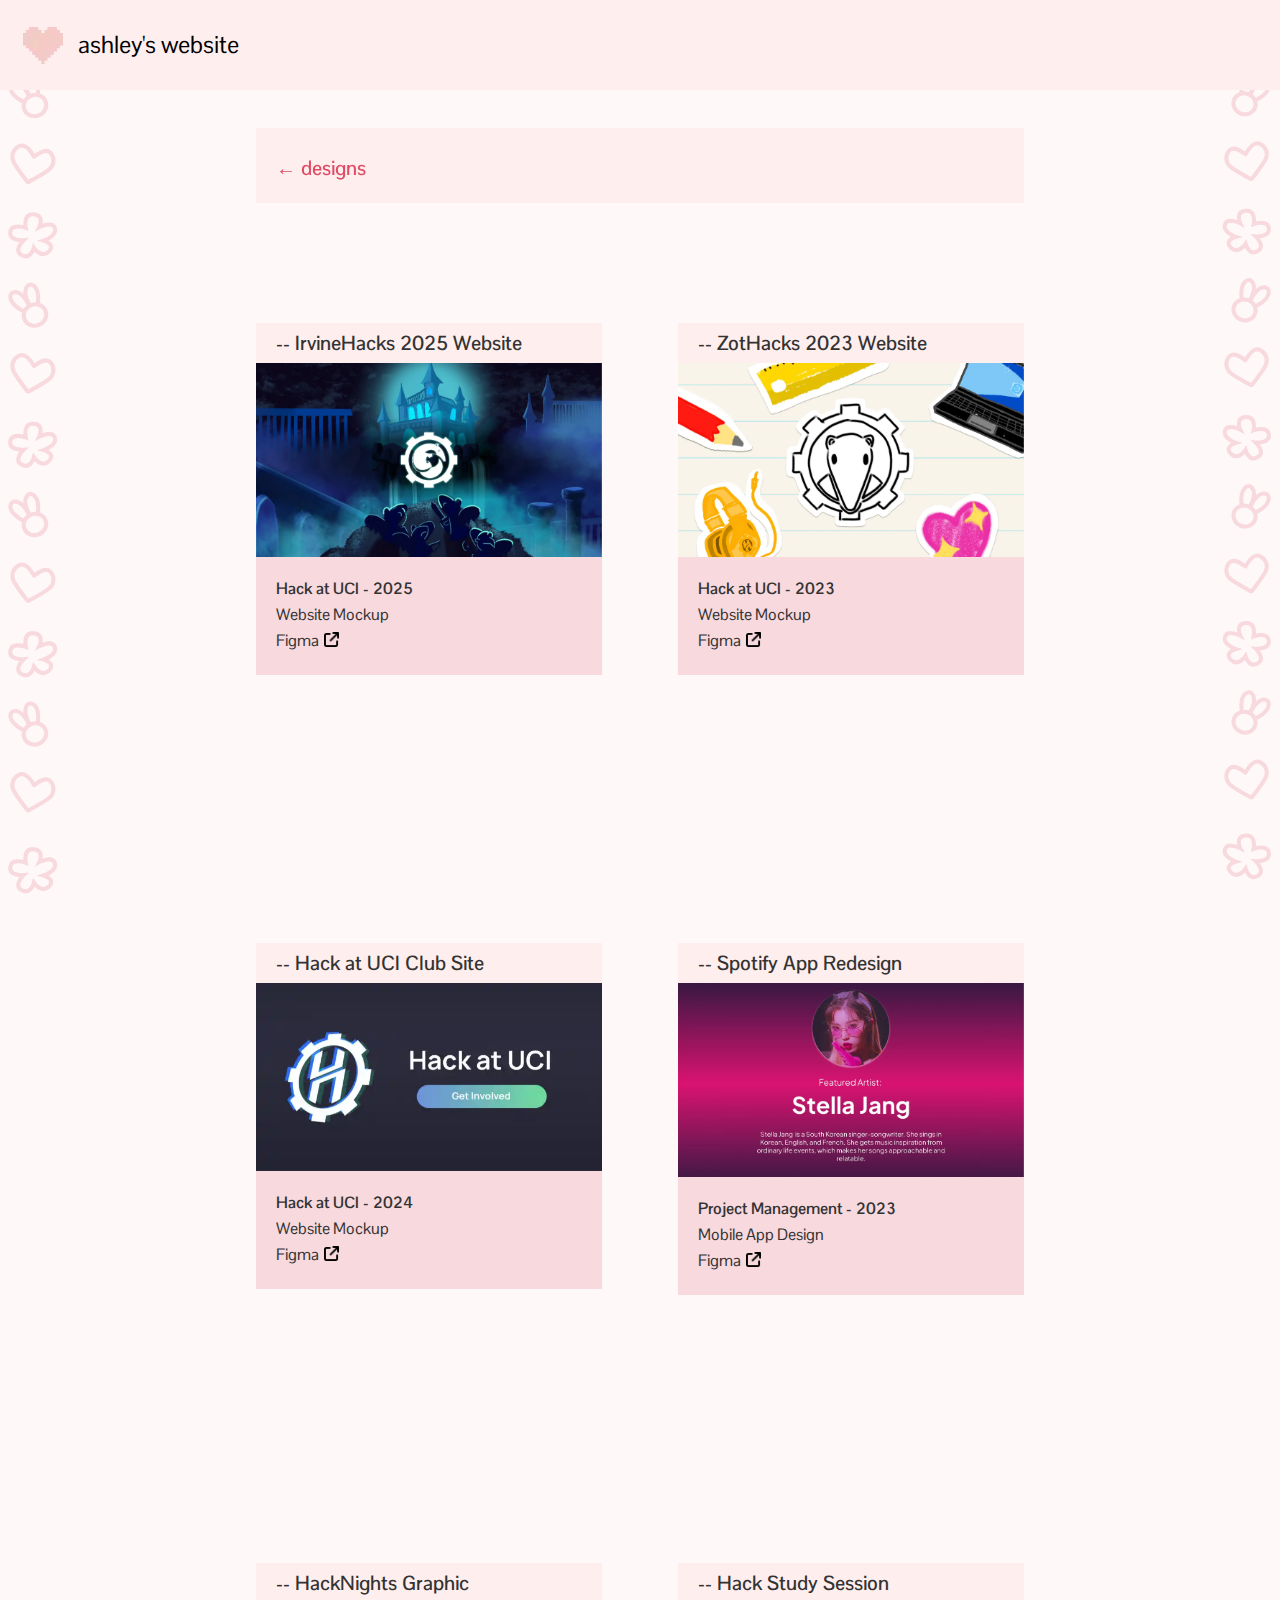
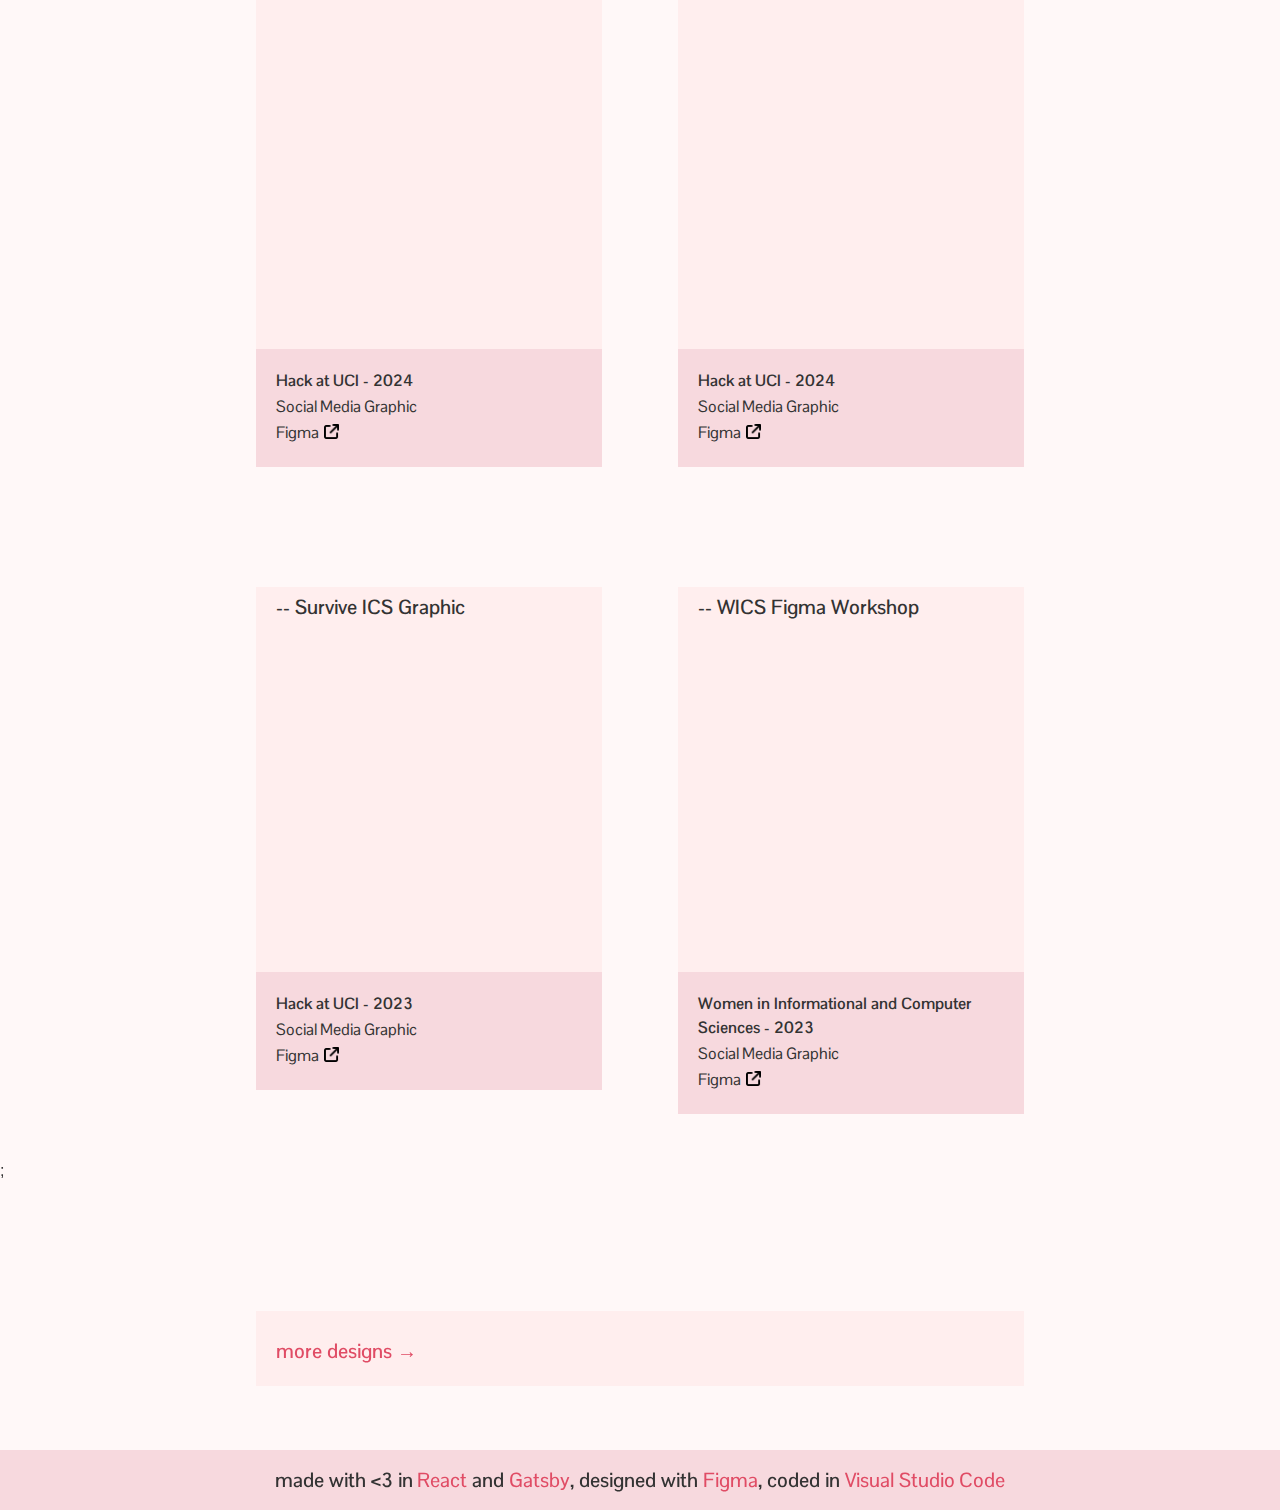
<file: designs/index.html>
<!DOCTYPE html><html lang="en"><head><meta charSet="utf-8"/><meta http-equiv="x-ua-compatible" content="ie=edge"/><meta name="viewport" content="width=device-width, initial-scale=1, shrink-to-fit=no"/><meta name="generator" content="Gatsby 5.14.1"/><style data-href="/styles.f924819a7cda2062b1d8.css" data-identity="gatsby-global-css">@import url(https://fonts.googleapis.com/css2?family=Pontano+Sans:wght@300..700&display=swap);:root{--border-radius:4px;--color-text:#333;--color-primary:#7026b9;--color-code-bg:#fff4db;--color-code:#8a6534;--font-sans:-apple-system,BlinkMacSystemFont,"Segoe UI",Helvetica,Arial,sans-serif,"Apple Color Emoji","Segoe UI Emoji";--font-mono:SFMono-Regular,Menlo,Monaco,Consolas,"Liberation Mono","Courier New",monospace;--font-lg:18px;--font-md:16px;--font-sm:14px;--font-sx:12px;--line-height-loose:1.75;--line-height-normal:1.5;--line-height-dense:1.1;--space-1:4px;--space-2:8px;--space-3:16px;--space-4:24px;--space-5:32px;--space-6:64px;--size-content:54rem;--size-gutter:var(--space-5);--size-gap:var(--space-6)}html{-webkit-text-size-adjust:100%;box-sizing:border-box;font:sans-serif;font-size:var(--font-md);line-height:var(--line-height-normal);overflow-y:scroll}body{-moz-osx-font-smoothing:grayscale;-webkit-font-smoothing:antialiased;word-wrap:break-word;color:var(--color-text);font-family:sans-serif;font-family:var(--font-sans);font-weight:400;margin:0}a{background-color:transparent;color:var(--color-primary);font-weight:500;text-decoration:none;text-decoration:underline;text-decoration-thickness:1.5px;text-underline-offset:2px}a:active,a:hover{outline-width:0;text-decoration:none}abbr[title]{border-bottom:1px dotted rgba(0,0,0,.5);cursor:help;text-decoration:none}b,strong{font-weight:inherit;font-weight:bolder}dfn{font-style:italic}h1{letter-spacing:-.01em;line-height:var(--line-height-dense);margin:0 0 3rem;padding:0}h1>b{color:var(--color-primary)}img{border-style:none;max-width:100%}code,kbd,pre,samp{font-family:var(--font-mono);font-size:1em;line-height:inherit}hr{background:rgba(0,0,0,.2);border:none;box-sizing:content-box;height:1px;margin-bottom:calc(var(--space-4) - 1px);margin-left:0;margin-right:0;margin-top:0;overflow:visible;padding:0}*,:after,:before{box-sizing:inherit}dd,dl,fieldset,figure,hgroup,img,ol,p,ul{margin:0;margin-bottom:var(--space-4);padding:0}ol,ul{list-style-image:none;list-style-position:outside;margin-left:var(--space-4)}pre{word-wrap:normal;background:rgba(0,0,0,.04);border-radius:var(--border-radius);font-size:.875rem;line-height:var(--line-height-normal);margin-bottom:var(--space-4);margin-left:0;margin-right:0;margin-top:0;overflow:auto;padding:var(--space-4)}b,dt,strong,th{font-weight:700}li{margin-bottom:calc(var(--space-4)/2)}ol li,ul li{padding-left:0}li>ol,li>ul{margin-bottom:calc(var(--space-4)/2);margin-left:var(--space-4);margin-top:calc(var(--space-4)/2)}blockquote :last-child,li :last-child,p :last-child{margin-bottom:0}li>p{margin-bottom:calc(var(--space-4)/2)}p{max-width:680px}code,kbd,samp{font-size:.875rem}abbr,acronym{border-bottom:1px dotted rgba(0,0,0,.5);cursor:help}code,tt{background-color:var(--color-code-bg);border-radius:var(--border-radius);color:var(--color-code);font-family:var(--font-mono);padding-bottom:.25em;padding-top:.25em;word-break:normal}pre code{background:none}code:after,code:before,tt:after,tt:before{content:"\00a0";letter-spacing:-.2em}pre code:after,pre code:before,pre tt:after,pre tt:before{content:none}html{scroll-behavior:smooth;scroll-padding-top:80px}body{background-color:#fff8f8}h1{font-weight:700;margin-bottom:10px}h1,h2{font-family:Pontano Sans,sans-serif}h2{font-weight:400}h3{font-size:20px;font-weight:600;line-height:0px}h3,p{font-family:Pontano Sans,sans-serif}a.index-module--link--b5806{color:#e04c65;cursor:pointer;text-decoration:none!important}a.index-module--link--b5806:hover{color:#e43855;transition:.5s ease-in-out}a{text-decoration:none!important}.index-module--moving_background--77769{background-image:url(/static/left-background-00f7541c44ffeeb9ddb7e8b6383c75ee.svg);left:0}.index-module--moving_background--77769,.index-module--moving_background_right--dcc74{animation:index-module--animateBackground--d4b03 60s linear infinite;background-size:100% 400%;height:100%;position:fixed;top:0;width:5%;z-index:-1}.index-module--moving_background_right--dcc74{background-image:url(/static/right-background-781fa319ea95901d21b91d1c21416358.svg);right:0}@keyframes index-module--animateBackground--d4b03{0%{background-position:0 100%}50%{background-position:0 50%}to{background-position:0 0}}.index-module--leftNav--8fca6{float:left;margin-left:1%}.index-module--rightNav--392c6{float:left;position:fixed;right:1.5%;top:2%}.index-module--navbar--fdaf6{align-items:center;background-color:#fee;display:flex;height:10%;left:0;padding:10px;position:fixed;top:0;width:100%;z-index:1000}.index-module--navText--6c2a5{color:#000}.index-module--logo--47207{height:auto;margin-right:15px;max-width:60px;transition:all .2s ease-in-out}.index-module--logo--47207:hover{transform:scale(1.1)}.index-module--footer--75ffa{align-items:center;background-color:#f7d9de;height:8%;padding:10px;text-align:center;width:100%}.index-module--section--7b794{align-items:center;background:none;margin-bottom:45px;margin-top:120px;min-height:500px;width:100%}.index-module--sectionContainer--a4965{background-color:#fee;display:flex;flex-direction:column;margin:auto;position:relative;width:60%}.index-module--headerText--2bf62{padding:35px}.index-module--heroHeader_footer--56e11{background-color:#f7d9de;display:flex;height:25%;justify-content:space-between;padding:35px;width:100%}.index-module--avatarImg--b4353{border-radius:50%;height:auto;position:absolute;right:5%;top:22%;width:25%}.index-module--headerImg--b734d{display:block;max-height:300px}.index-module--heroHeader_dropdown--39e97{display:flex;gap:10px;height:70px;width:55%}.index-module--heroHeader_links--72903{align-items:center;display:flex;justify-content:flex-end}.index-module--containerHeader--2e83b{padding-left:20px}.index-module--containerText--fe3fd{background-color:#f7d9de;padding:20px;p{max-width:100%}}.index-module--aboutImg--9a73c{height:400px;width:100%}.index-module--skill_section_tags--aedd5{display:flex;flex-wrap:wrap}.index-module--experienceSection--e6e40{background-color:#f7d9de;color:#000;display:flex;font-family:Pontano Sans,sans-serif;font-weight:300;margin-bottom:20px;text-decoration:none!important;transition:all 175ms linear}.index-module--experienceSection--e6e40:before{transform:translate3d(0,.75em,-1em);transition:all 175ms linear}.index-module--experienceSection--e6e40:hover{cursor:pointer;transform:translateY(.375em)}.index-module--experienceSection--e6e40:hover:before{transform:translate3d(0,.75em,-1em)}.index-module--experienceSection--e6e40:active:before{transform:translateZ(-1em)}.index-module--experienceSection_tags--3bdc3{display:flex;flex-wrap:wrap}.index-module--experienceSection_tags_item--a2c02{background-color:snow;margin:10px 10px 10px 0;padding:5px 15px}.index-module--experienceSection_right--a70f4{padding:20px}.index-module--twoColumnSection--6e8ca{align-items:flex-start;display:flex;gap:10%;justify-content:space-between;margin:auto;position:relative;width:60%}@media (max-width:900px){.index-module--twoColumnSection--6e8ca{align-items:center;flex-direction:column}.index-module--designContainer--753c0,.index-module--sectionContainer--a4965{margin-top:20px}.index-module--modalImage--3a24e{margin-top:40%!important}.index-module--projectContainer--5057e{margin-top:30px}}.index-module--columnImg--a92ed{height:325px}.index-module--viewMore--32e73{float:right;font-weight:600;line-height:0px;margin-bottom:0;padding-bottom:20px}.index-module--viewMore--32e73:after{background-color:#e43855;bottom:0;content:"";height:2px;left:70%;position:absolute;transform:scaleX(0);transition:transform .25s ease-out;width:30%}.index-module--viewMore--32e73:hover:after{transform:scaleX(1)}.index-module--viewMore--32e73:after{transform-origin:bottom right}.index-module--viewMore--32e73:hover:after{transform-origin:bottom left}.index-module--link_button--d58d6{height:auto;margin-left:5px;margin-top:3px;max-width:15px}.index-module--experienceSection_desc--6d079{align-items:center}.index-module--pageHeader--76f9e{background-color:#fee;height:75px;margin:10% 5% 5% 20%;padding:20px;width:60%}.index-module--designImg--4b897{height:-webkit-fit-content;height:-moz-fit-content;height:fit-content;transition:all .2s ease-in-out;width:-webkit-fit-content;width:-moz-fit-content;width:fit-content}.index-module--designImg--4b897:hover{cursor:zoom-in;transform:scale(1.01)}.index-module--projectImg--8413b{height:-webkit-fit-content;height:-moz-fit-content;height:fit-content;width:-webkit-fit-content;width:-moz-fit-content;width:fit-content}.index-module--designText--2076e{background-color:#f7d9de;padding:20px;p{margin-bottom:2px}}.index-module--designContainer--753c0,.index-module--projectContainer--5057e{background-color:#fee;display:flex;flex-direction:column;position:relative;width:60%}.index-module--projectContainer--5057e{transition:all .2s ease-in-out}.index-module--projectContainer--5057e:hover{cursor:pointer;transform:scale(1.01)}.index-module--navButton--e8ed9{background-color:snow;border:none;font-family:Pontano Sans,sans-serif;font-size:18px;padding:5px 20px;transition:all 175ms linear}.index-module--navButton--e8ed9:before{transform:translate3d(0,.75em,-1em);transition:all 175ms linear}.index-module--navButton--e8ed9:hover{cursor:pointer;transform:translateY(.375em)}.index-module--navButton--e8ed9:hover:before{transform:translate3d(0,.75em,-1em)}.index-module--navButton--e8ed9:active:before{transform:translateZ(-1em)}.index-module--nav--091d0{display:flex}.index-module--project_tags--0e78b{display:flex;flex-wrap:wrap}.index-module--project_tags_item--8d81f{background-color:snow;margin:10px 10px 10px 0;padding:5px 15px;transition:all 175ms linear}.index-module--project_tags_item--8d81f:before{transform:translate3d(0,.75em,-1em);transition:all 175ms linear}.index-module--project_tags_item--8d81f:hover{cursor:default;transform:translateY(.375em)}.index-module--project_tags_item--8d81f:hover:before{transform:translate3d(0,.75em,-1em)}.index-module--project_tags_item--8d81f:active:before{transform:translateZ(-1em)}.index-module--imageModal--f8b7d{background:#000000b5;bottom:0;cursor:zoom-out;justify-content:center;left:0;position:fixed;right:0;top:0;z-index:1000}.index-module--imageModalContainerSquare--ef2c1{color:snow;font-family:Pontano Sans,sans-serif;margin:auto;max-width:40%;text-align:center}.index-module--imageModalContainerRect--b2a42{color:snow;font-family:Pontano Sans,sans-serif;margin:auto;max-width:60%;text-align:center}.index-module--modalImage--3a24e{margin-top:3%}.index-module--gallery--de12a{display:grid;gap:16px;grid-template-columns:repeat(3,1fr);margin:auto;padding:20px;width:63%}.index-module--gallery-item--98bea{color:#fff;padding:20px;text-align:center}</style><style>.gatsby-image-wrapper{position:relative;overflow:hidden}.gatsby-image-wrapper picture.object-fit-polyfill{position:static!important}.gatsby-image-wrapper img{bottom:0;height:100%;left:0;margin:0;max-width:none;padding:0;position:absolute;right:0;top:0;width:100%;object-fit:cover}.gatsby-image-wrapper [data-main-image]{opacity:0;transform:translateZ(0);transition:opacity .25s linear;will-change:opacity}.gatsby-image-wrapper-constrained{display:inline-block;vertical-align:top}</style><noscript><style>.gatsby-image-wrapper noscript [data-main-image]{opacity:1!important}.gatsby-image-wrapper [data-placeholder-image]{opacity:0!important}</style></noscript><script type="module">const e="undefined"!=typeof HTMLImageElement&&"loading"in HTMLImageElement.prototype;e&&document.body.addEventListener("load",(function(e){const t=e.target;if(void 0===t.dataset.mainImage)return;if(void 0===t.dataset.gatsbyImageSsr)return;let a=null,n=t;for(;null===a&&n;)void 0!==n.parentNode.dataset.gatsbyImageWrapper&&(a=n.parentNode),n=n.parentNode;const o=a.querySelector("[data-placeholder-image]"),r=new Image;r.src=t.currentSrc,r.decode().catch((()=>{})).then((()=>{t.style.opacity=1,o&&(o.style.opacity=0,o.style.transition="opacity 500ms linear")}))}),!0);</script><link rel="icon" href="/favicon-32x32.png?v=1642a0a0fff151f321ac79e5a3caa56c" type="image/png"/><link rel="icon" href="/favicon.svg?v=1642a0a0fff151f321ac79e5a3caa56c" type="image/svg+xml"/><link rel="manifest" href="/manifest.webmanifest" crossorigin="anonymous"/><link rel="apple-touch-icon" sizes="48x48" href="/icons/icon-48x48.png?v=1642a0a0fff151f321ac79e5a3caa56c"/><link rel="apple-touch-icon" sizes="72x72" href="/icons/icon-72x72.png?v=1642a0a0fff151f321ac79e5a3caa56c"/><link rel="apple-touch-icon" sizes="96x96" href="/icons/icon-96x96.png?v=1642a0a0fff151f321ac79e5a3caa56c"/><link rel="apple-touch-icon" sizes="144x144" href="/icons/icon-144x144.png?v=1642a0a0fff151f321ac79e5a3caa56c"/><link rel="apple-touch-icon" sizes="192x192" href="/icons/icon-192x192.png?v=1642a0a0fff151f321ac79e5a3caa56c"/><link rel="apple-touch-icon" sizes="256x256" href="/icons/icon-256x256.png?v=1642a0a0fff151f321ac79e5a3caa56c"/><link rel="apple-touch-icon" sizes="384x384" href="/icons/icon-384x384.png?v=1642a0a0fff151f321ac79e5a3caa56c"/><link rel="apple-touch-icon" sizes="512x512" href="/icons/icon-512x512.png?v=1642a0a0fff151f321ac79e5a3caa56c"/><link href="https://fonts.googleapis.com/css?family=Pontano+Sans:400,500&amp;display=swap" rel="stylesheet"/></head><body><div id="___gatsby"><div style="outline:none" tabindex="-1" id="gatsby-focus-wrapper"><div><div class="index-module--navbar--fdaf6"><div class="index-module--leftNav--8fca6"><a href="/"><h2 class="index-module--navText--6c2a5"><div data-gatsby-image-wrapper="" class="gatsby-image-wrapper gatsby-image-wrapper-constrained index-module--logo--47207"><div style="max-width:40px;display:block"><img alt="" role="presentation" aria-hidden="true" src="data:image/svg+xml;charset=utf-8,%3Csvg%20height=&#x27;37&#x27;%20width=&#x27;40&#x27;%20xmlns=&#x27;http://www.w3.org/2000/svg&#x27;%20version=&#x27;1.1&#x27;%3E%3C/svg%3E" style="max-width:100%;display:block;position:static"/></div><div aria-hidden="true" data-placeholder-image="" style="opacity:1;transition:opacity 500ms linear;background-color:#f8c8c8;position:absolute;top:0;left:0;bottom:0;right:0"></div><picture><source type="image/webp" data-srcset="/static/1642a0a0fff151f321ac79e5a3caa56c/46057/heart-pixel.webp 10w,/static/1642a0a0fff151f321ac79e5a3caa56c/12eff/heart-pixel.webp 20w,/static/1642a0a0fff151f321ac79e5a3caa56c/e4064/heart-pixel.webp 40w" sizes="(min-width: 40px) 40px, 100vw"/><img data-gatsby-image-ssr="" data-main-image="" style="opacity:0" sizes="(min-width: 40px) 40px, 100vw" decoding="async" loading="lazy" data-src="/static/1642a0a0fff151f321ac79e5a3caa56c/9787a/heart-pixel.svg" data-srcset="/static/1642a0a0fff151f321ac79e5a3caa56c/17665/heart-pixel.svg 10w,/static/1642a0a0fff151f321ac79e5a3caa56c/ec495/heart-pixel.svg 20w,/static/1642a0a0fff151f321ac79e5a3caa56c/9787a/heart-pixel.svg 40w" alt="Pixel heart"/></picture><noscript><picture><source type="image/webp" srcSet="/static/1642a0a0fff151f321ac79e5a3caa56c/46057/heart-pixel.webp 10w,/static/1642a0a0fff151f321ac79e5a3caa56c/12eff/heart-pixel.webp 20w,/static/1642a0a0fff151f321ac79e5a3caa56c/e4064/heart-pixel.webp 40w" sizes="(min-width: 40px) 40px, 100vw"/><img data-gatsby-image-ssr="" data-main-image="" style="opacity:0" sizes="(min-width: 40px) 40px, 100vw" decoding="async" loading="lazy" src="/static/1642a0a0fff151f321ac79e5a3caa56c/9787a/heart-pixel.svg" srcSet="/static/1642a0a0fff151f321ac79e5a3caa56c/17665/heart-pixel.svg 10w,/static/1642a0a0fff151f321ac79e5a3caa56c/ec495/heart-pixel.svg 20w,/static/1642a0a0fff151f321ac79e5a3caa56c/9787a/heart-pixel.svg 40w" alt="Pixel heart"/></picture></noscript><script type="module">const t="undefined"!=typeof HTMLImageElement&&"loading"in HTMLImageElement.prototype;if(t){const t=document.querySelectorAll("img[data-main-image]");for(let e of t){e.dataset.src&&(e.setAttribute("src",e.dataset.src),e.removeAttribute("data-src")),e.dataset.srcset&&(e.setAttribute("srcset",e.dataset.srcset),e.removeAttribute("data-srcset"));const t=e.parentNode.querySelectorAll("source[data-srcset]");for(let e of t)e.setAttribute("srcset",e.dataset.srcset),e.removeAttribute("data-srcset");e.complete&&(e.style.opacity=1,e.parentNode.parentNode.querySelector("[data-placeholder-image]").style.opacity=0)}}</script></div>ashley&#x27;s website</h2></a></div></div><div class="index-module--pageHeader--76f9e"><a href="/" class="index-module--link--b5806"><h3>← designs</h3></a></div><div class="index-module--section--7b794"><div class="index-module--twoColumnSection--6e8ca"><div class="index-module--designContainer--753c0"><div><h3 class="index-module--containerHeader--2e83b">-- <!-- -->IrvineHacks 2025 Website</h3><div><div data-gatsby-image-wrapper="" class="gatsby-image-wrapper gatsby-image-wrapper-constrained index-module--designImg--4b897"><div style="max-width:1920px;display:block"><img alt="" role="presentation" aria-hidden="true" src="data:image/svg+xml;charset=utf-8,%3Csvg%20height=&#x27;1080&#x27;%20width=&#x27;1920&#x27;%20xmlns=&#x27;http://www.w3.org/2000/svg&#x27;%20version=&#x27;1.1&#x27;%3E%3C/svg%3E" style="max-width:100%;display:block;position:static"/></div><div aria-hidden="true" data-placeholder-image="" style="opacity:1;transition:opacity 500ms linear;background-color:#080818;position:absolute;top:0;left:0;bottom:0;right:0"></div><picture><source type="image/webp" data-srcset="/static/53aaaa5446d315f346275931b8f7cf89/3a3a2/irvinehacks25.webp 480w,/static/53aaaa5446d315f346275931b8f7cf89/bde8a/irvinehacks25.webp 960w,/static/53aaaa5446d315f346275931b8f7cf89/c512e/irvinehacks25.webp 1920w" sizes="(min-width: 1920px) 1920px, 100vw"/><img data-gatsby-image-ssr="" data-main-image="" style="opacity:0" sizes="(min-width: 1920px) 1920px, 100vw" decoding="async" loading="lazy" data-src="/static/53aaaa5446d315f346275931b8f7cf89/afa5c/irvinehacks25.png" data-srcset="/static/53aaaa5446d315f346275931b8f7cf89/2fe1e/irvinehacks25.png 480w,/static/53aaaa5446d315f346275931b8f7cf89/9bec7/irvinehacks25.png 960w,/static/53aaaa5446d315f346275931b8f7cf89/afa5c/irvinehacks25.png 1920w" alt="bunny resting under a tree drawing"/></picture><noscript><picture><source type="image/webp" srcSet="/static/53aaaa5446d315f346275931b8f7cf89/3a3a2/irvinehacks25.webp 480w,/static/53aaaa5446d315f346275931b8f7cf89/bde8a/irvinehacks25.webp 960w,/static/53aaaa5446d315f346275931b8f7cf89/c512e/irvinehacks25.webp 1920w" sizes="(min-width: 1920px) 1920px, 100vw"/><img data-gatsby-image-ssr="" data-main-image="" style="opacity:0" sizes="(min-width: 1920px) 1920px, 100vw" decoding="async" loading="lazy" src="/static/53aaaa5446d315f346275931b8f7cf89/afa5c/irvinehacks25.png" srcSet="/static/53aaaa5446d315f346275931b8f7cf89/2fe1e/irvinehacks25.png 480w,/static/53aaaa5446d315f346275931b8f7cf89/9bec7/irvinehacks25.png 960w,/static/53aaaa5446d315f346275931b8f7cf89/afa5c/irvinehacks25.png 1920w" alt="bunny resting under a tree drawing"/></picture></noscript><script type="module">const t="undefined"!=typeof HTMLImageElement&&"loading"in HTMLImageElement.prototype;if(t){const t=document.querySelectorAll("img[data-main-image]");for(let e of t){e.dataset.src&&(e.setAttribute("src",e.dataset.src),e.removeAttribute("data-src")),e.dataset.srcset&&(e.setAttribute("srcset",e.dataset.srcset),e.removeAttribute("data-srcset"));const t=e.parentNode.querySelectorAll("source[data-srcset]");for(let e of t)e.setAttribute("srcset",e.dataset.srcset),e.removeAttribute("data-srcset");e.complete&&(e.style.opacity=1,e.parentNode.parentNode.querySelector("[data-placeholder-image]").style.opacity=0)}}</script></div></div></div><div><div class="index-module--designText--2076e"><p><b>Hack at UCI - 2025</b></p><p>Website Mockup</p><p>Figma<a href="https://www.figma.com/design/mQ2RQLUeSMXCIlNlNqDRj3/IrvineHacks-2025-(Copy)?m=auto&amp;t=ghVooozU6fA0uxbk-1" target="_blank"><div data-gatsby-image-wrapper="" class="gatsby-image-wrapper gatsby-image-wrapper-constrained index-module--link_button--d58d6"><div style="max-width:512px;display:block"><img alt="" role="presentation" aria-hidden="true" src="data:image/svg+xml;charset=utf-8,%3Csvg%20height=&#x27;512&#x27;%20width=&#x27;512&#x27;%20xmlns=&#x27;http://www.w3.org/2000/svg&#x27;%20version=&#x27;1.1&#x27;%3E%3C/svg%3E" style="max-width:100%;display:block;position:static"/></div><div aria-hidden="true" data-placeholder-image="" style="opacity:1;transition:opacity 500ms linear;background-color:#080808;position:absolute;top:0;left:0;bottom:0;right:0"></div><picture><source type="image/webp" data-srcset="/static/47f4a0f944739d6df99235a0fa6cb29a/6766a/link.webp 128w,/static/47f4a0f944739d6df99235a0fa6cb29a/22bfc/link.webp 256w,/static/47f4a0f944739d6df99235a0fa6cb29a/d689f/link.webp 512w" sizes="(min-width: 512px) 512px, 100vw"/><img data-gatsby-image-ssr="" data-main-image="" style="opacity:0" sizes="(min-width: 512px) 512px, 100vw" decoding="async" loading="lazy" data-src="/static/47f4a0f944739d6df99235a0fa6cb29a/f9ce8/link.svg" data-srcset="/static/47f4a0f944739d6df99235a0fa6cb29a/b4c06/link.svg 128w,/static/47f4a0f944739d6df99235a0fa6cb29a/ade80/link.svg 256w,/static/47f4a0f944739d6df99235a0fa6cb29a/f9ce8/link.svg 512w" alt="new page icon"/></picture><noscript><picture><source type="image/webp" srcSet="/static/47f4a0f944739d6df99235a0fa6cb29a/6766a/link.webp 128w,/static/47f4a0f944739d6df99235a0fa6cb29a/22bfc/link.webp 256w,/static/47f4a0f944739d6df99235a0fa6cb29a/d689f/link.webp 512w" sizes="(min-width: 512px) 512px, 100vw"/><img data-gatsby-image-ssr="" data-main-image="" style="opacity:0" sizes="(min-width: 512px) 512px, 100vw" decoding="async" loading="lazy" src="/static/47f4a0f944739d6df99235a0fa6cb29a/f9ce8/link.svg" srcSet="/static/47f4a0f944739d6df99235a0fa6cb29a/b4c06/link.svg 128w,/static/47f4a0f944739d6df99235a0fa6cb29a/ade80/link.svg 256w,/static/47f4a0f944739d6df99235a0fa6cb29a/f9ce8/link.svg 512w" alt="new page icon"/></picture></noscript><script type="module">const t="undefined"!=typeof HTMLImageElement&&"loading"in HTMLImageElement.prototype;if(t){const t=document.querySelectorAll("img[data-main-image]");for(let e of t){e.dataset.src&&(e.setAttribute("src",e.dataset.src),e.removeAttribute("data-src")),e.dataset.srcset&&(e.setAttribute("srcset",e.dataset.srcset),e.removeAttribute("data-srcset"));const t=e.parentNode.querySelectorAll("source[data-srcset]");for(let e of t)e.setAttribute("srcset",e.dataset.srcset),e.removeAttribute("data-srcset");e.complete&&(e.style.opacity=1,e.parentNode.parentNode.querySelector("[data-placeholder-image]").style.opacity=0)}}</script></div></a></p></div></div></div><div class="index-module--designContainer--753c0"><div><h3 class="index-module--containerHeader--2e83b">-- <!-- -->ZotHacks 2023 Website</h3><div><div data-gatsby-image-wrapper="" class="gatsby-image-wrapper gatsby-image-wrapper-constrained index-module--designImg--4b897"><div style="max-width:1920px;display:block"><img alt="" role="presentation" aria-hidden="true" src="data:image/svg+xml;charset=utf-8,%3Csvg%20height=&#x27;1080&#x27;%20width=&#x27;1920&#x27;%20xmlns=&#x27;http://www.w3.org/2000/svg&#x27;%20version=&#x27;1.1&#x27;%3E%3C/svg%3E" style="max-width:100%;display:block;position:static"/></div><div aria-hidden="true" data-placeholder-image="" style="opacity:1;transition:opacity 500ms linear;background-color:#f8f8e8;position:absolute;top:0;left:0;bottom:0;right:0"></div><picture><source type="image/webp" data-srcset="/static/39bbb4d4de0fc804408361d6b97e999e/3a3a2/zothacks.webp 480w,/static/39bbb4d4de0fc804408361d6b97e999e/bde8a/zothacks.webp 960w,/static/39bbb4d4de0fc804408361d6b97e999e/c512e/zothacks.webp 1920w" sizes="(min-width: 1920px) 1920px, 100vw"/><img data-gatsby-image-ssr="" data-main-image="" style="opacity:0" sizes="(min-width: 1920px) 1920px, 100vw" decoding="async" loading="lazy" data-src="/static/39bbb4d4de0fc804408361d6b97e999e/afa5c/zothacks.png" data-srcset="/static/39bbb4d4de0fc804408361d6b97e999e/2fe1e/zothacks.png 480w,/static/39bbb4d4de0fc804408361d6b97e999e/9bec7/zothacks.png 960w,/static/39bbb4d4de0fc804408361d6b97e999e/afa5c/zothacks.png 1920w" alt="bunny resting under a tree drawing"/></picture><noscript><picture><source type="image/webp" srcSet="/static/39bbb4d4de0fc804408361d6b97e999e/3a3a2/zothacks.webp 480w,/static/39bbb4d4de0fc804408361d6b97e999e/bde8a/zothacks.webp 960w,/static/39bbb4d4de0fc804408361d6b97e999e/c512e/zothacks.webp 1920w" sizes="(min-width: 1920px) 1920px, 100vw"/><img data-gatsby-image-ssr="" data-main-image="" style="opacity:0" sizes="(min-width: 1920px) 1920px, 100vw" decoding="async" loading="lazy" src="/static/39bbb4d4de0fc804408361d6b97e999e/afa5c/zothacks.png" srcSet="/static/39bbb4d4de0fc804408361d6b97e999e/2fe1e/zothacks.png 480w,/static/39bbb4d4de0fc804408361d6b97e999e/9bec7/zothacks.png 960w,/static/39bbb4d4de0fc804408361d6b97e999e/afa5c/zothacks.png 1920w" alt="bunny resting under a tree drawing"/></picture></noscript><script type="module">const t="undefined"!=typeof HTMLImageElement&&"loading"in HTMLImageElement.prototype;if(t){const t=document.querySelectorAll("img[data-main-image]");for(let e of t){e.dataset.src&&(e.setAttribute("src",e.dataset.src),e.removeAttribute("data-src")),e.dataset.srcset&&(e.setAttribute("srcset",e.dataset.srcset),e.removeAttribute("data-srcset"));const t=e.parentNode.querySelectorAll("source[data-srcset]");for(let e of t)e.setAttribute("srcset",e.dataset.srcset),e.removeAttribute("data-srcset");e.complete&&(e.style.opacity=1,e.parentNode.parentNode.querySelector("[data-placeholder-image]").style.opacity=0)}}</script></div></div></div><div><div class="index-module--designText--2076e"><p><b>Hack at UCI - 2023</b></p><p>Website Mockup</p><p>Figma<a href="https://www.figma.com/design/SpqLXRgSGA9NtBWxWPqkTq/Club-Website-Redesign-(Copy)?m=auto&amp;t=ghVooozU6fA0uxbk-1" target="_blank"><div data-gatsby-image-wrapper="" class="gatsby-image-wrapper gatsby-image-wrapper-constrained index-module--link_button--d58d6"><div style="max-width:512px;display:block"><img alt="" role="presentation" aria-hidden="true" src="data:image/svg+xml;charset=utf-8,%3Csvg%20height=&#x27;512&#x27;%20width=&#x27;512&#x27;%20xmlns=&#x27;http://www.w3.org/2000/svg&#x27;%20version=&#x27;1.1&#x27;%3E%3C/svg%3E" style="max-width:100%;display:block;position:static"/></div><div aria-hidden="true" data-placeholder-image="" style="opacity:1;transition:opacity 500ms linear;background-color:#080808;position:absolute;top:0;left:0;bottom:0;right:0"></div><picture><source type="image/webp" data-srcset="/static/47f4a0f944739d6df99235a0fa6cb29a/6766a/link.webp 128w,/static/47f4a0f944739d6df99235a0fa6cb29a/22bfc/link.webp 256w,/static/47f4a0f944739d6df99235a0fa6cb29a/d689f/link.webp 512w" sizes="(min-width: 512px) 512px, 100vw"/><img data-gatsby-image-ssr="" data-main-image="" style="opacity:0" sizes="(min-width: 512px) 512px, 100vw" decoding="async" loading="lazy" data-src="/static/47f4a0f944739d6df99235a0fa6cb29a/f9ce8/link.svg" data-srcset="/static/47f4a0f944739d6df99235a0fa6cb29a/b4c06/link.svg 128w,/static/47f4a0f944739d6df99235a0fa6cb29a/ade80/link.svg 256w,/static/47f4a0f944739d6df99235a0fa6cb29a/f9ce8/link.svg 512w" alt="new page icon"/></picture><noscript><picture><source type="image/webp" srcSet="/static/47f4a0f944739d6df99235a0fa6cb29a/6766a/link.webp 128w,/static/47f4a0f944739d6df99235a0fa6cb29a/22bfc/link.webp 256w,/static/47f4a0f944739d6df99235a0fa6cb29a/d689f/link.webp 512w" sizes="(min-width: 512px) 512px, 100vw"/><img data-gatsby-image-ssr="" data-main-image="" style="opacity:0" sizes="(min-width: 512px) 512px, 100vw" decoding="async" loading="lazy" src="/static/47f4a0f944739d6df99235a0fa6cb29a/f9ce8/link.svg" srcSet="/static/47f4a0f944739d6df99235a0fa6cb29a/b4c06/link.svg 128w,/static/47f4a0f944739d6df99235a0fa6cb29a/ade80/link.svg 256w,/static/47f4a0f944739d6df99235a0fa6cb29a/f9ce8/link.svg 512w" alt="new page icon"/></picture></noscript><script type="module">const t="undefined"!=typeof HTMLImageElement&&"loading"in HTMLImageElement.prototype;if(t){const t=document.querySelectorAll("img[data-main-image]");for(let e of t){e.dataset.src&&(e.setAttribute("src",e.dataset.src),e.removeAttribute("data-src")),e.dataset.srcset&&(e.setAttribute("srcset",e.dataset.srcset),e.removeAttribute("data-srcset"));const t=e.parentNode.querySelectorAll("source[data-srcset]");for(let e of t)e.setAttribute("srcset",e.dataset.srcset),e.removeAttribute("data-srcset");e.complete&&(e.style.opacity=1,e.parentNode.parentNode.querySelector("[data-placeholder-image]").style.opacity=0)}}</script></div></a></p></div></div></div></div></div><div class="index-module--section--7b794"><div class="index-module--twoColumnSection--6e8ca"><div class="index-module--designContainer--753c0"><div><h3 class="index-module--containerHeader--2e83b">-- <!-- -->Hack at UCI Club Site</h3><div><div data-gatsby-image-wrapper="" class="gatsby-image-wrapper gatsby-image-wrapper-constrained index-module--designImg--4b897"><div style="max-width:599px;display:block"><img alt="" role="presentation" aria-hidden="true" src="data:image/svg+xml;charset=utf-8,%3Csvg%20height=&#x27;325&#x27;%20width=&#x27;599&#x27;%20xmlns=&#x27;http://www.w3.org/2000/svg&#x27;%20version=&#x27;1.1&#x27;%3E%3C/svg%3E" style="max-width:100%;display:block;position:static"/></div><div aria-hidden="true" data-placeholder-image="" style="opacity:1;transition:opacity 500ms linear;background-color:#282838;position:absolute;top:0;left:0;bottom:0;right:0"></div><picture><source type="image/webp" data-srcset="/static/20821903b845420a5c3df6ede6aa7165/9f469/redesign_club.webp 150w,/static/20821903b845420a5c3df6ede6aa7165/6b39c/redesign_club.webp 300w,/static/20821903b845420a5c3df6ede6aa7165/99d62/redesign_club.webp 599w" sizes="(min-width: 599px) 599px, 100vw"/><img data-gatsby-image-ssr="" data-main-image="" style="opacity:0" sizes="(min-width: 599px) 599px, 100vw" decoding="async" loading="lazy" data-src="/static/20821903b845420a5c3df6ede6aa7165/b9100/redesign_club.png" data-srcset="/static/20821903b845420a5c3df6ede6aa7165/1db8c/redesign_club.png 150w,/static/20821903b845420a5c3df6ede6aa7165/0369d/redesign_club.png 300w,/static/20821903b845420a5c3df6ede6aa7165/b9100/redesign_club.png 599w" alt="bunny resting under a tree drawing"/></picture><noscript><picture><source type="image/webp" srcSet="/static/20821903b845420a5c3df6ede6aa7165/9f469/redesign_club.webp 150w,/static/20821903b845420a5c3df6ede6aa7165/6b39c/redesign_club.webp 300w,/static/20821903b845420a5c3df6ede6aa7165/99d62/redesign_club.webp 599w" sizes="(min-width: 599px) 599px, 100vw"/><img data-gatsby-image-ssr="" data-main-image="" style="opacity:0" sizes="(min-width: 599px) 599px, 100vw" decoding="async" loading="lazy" src="/static/20821903b845420a5c3df6ede6aa7165/b9100/redesign_club.png" srcSet="/static/20821903b845420a5c3df6ede6aa7165/1db8c/redesign_club.png 150w,/static/20821903b845420a5c3df6ede6aa7165/0369d/redesign_club.png 300w,/static/20821903b845420a5c3df6ede6aa7165/b9100/redesign_club.png 599w" alt="bunny resting under a tree drawing"/></picture></noscript><script type="module">const t="undefined"!=typeof HTMLImageElement&&"loading"in HTMLImageElement.prototype;if(t){const t=document.querySelectorAll("img[data-main-image]");for(let e of t){e.dataset.src&&(e.setAttribute("src",e.dataset.src),e.removeAttribute("data-src")),e.dataset.srcset&&(e.setAttribute("srcset",e.dataset.srcset),e.removeAttribute("data-srcset"));const t=e.parentNode.querySelectorAll("source[data-srcset]");for(let e of t)e.setAttribute("srcset",e.dataset.srcset),e.removeAttribute("data-srcset");e.complete&&(e.style.opacity=1,e.parentNode.parentNode.querySelector("[data-placeholder-image]").style.opacity=0)}}</script></div></div></div><div><div class="index-module--designText--2076e"><p><b>Hack at UCI - 2024</b></p><p>Website Mockup</p><p>Figma<a href="https://www.figma.com/design/SpqLXRgSGA9NtBWxWPqkTq/Club-Website-Redesign-(Copy)?m=auto&amp;t=ghVooozU6fA0uxbk-1" target="_blank"><div data-gatsby-image-wrapper="" class="gatsby-image-wrapper gatsby-image-wrapper-constrained index-module--link_button--d58d6"><div style="max-width:512px;display:block"><img alt="" role="presentation" aria-hidden="true" src="data:image/svg+xml;charset=utf-8,%3Csvg%20height=&#x27;512&#x27;%20width=&#x27;512&#x27;%20xmlns=&#x27;http://www.w3.org/2000/svg&#x27;%20version=&#x27;1.1&#x27;%3E%3C/svg%3E" style="max-width:100%;display:block;position:static"/></div><div aria-hidden="true" data-placeholder-image="" style="opacity:1;transition:opacity 500ms linear;background-color:#080808;position:absolute;top:0;left:0;bottom:0;right:0"></div><picture><source type="image/webp" data-srcset="/static/47f4a0f944739d6df99235a0fa6cb29a/6766a/link.webp 128w,/static/47f4a0f944739d6df99235a0fa6cb29a/22bfc/link.webp 256w,/static/47f4a0f944739d6df99235a0fa6cb29a/d689f/link.webp 512w" sizes="(min-width: 512px) 512px, 100vw"/><img data-gatsby-image-ssr="" data-main-image="" style="opacity:0" sizes="(min-width: 512px) 512px, 100vw" decoding="async" loading="lazy" data-src="/static/47f4a0f944739d6df99235a0fa6cb29a/f9ce8/link.svg" data-srcset="/static/47f4a0f944739d6df99235a0fa6cb29a/b4c06/link.svg 128w,/static/47f4a0f944739d6df99235a0fa6cb29a/ade80/link.svg 256w,/static/47f4a0f944739d6df99235a0fa6cb29a/f9ce8/link.svg 512w" alt="new page icon"/></picture><noscript><picture><source type="image/webp" srcSet="/static/47f4a0f944739d6df99235a0fa6cb29a/6766a/link.webp 128w,/static/47f4a0f944739d6df99235a0fa6cb29a/22bfc/link.webp 256w,/static/47f4a0f944739d6df99235a0fa6cb29a/d689f/link.webp 512w" sizes="(min-width: 512px) 512px, 100vw"/><img data-gatsby-image-ssr="" data-main-image="" style="opacity:0" sizes="(min-width: 512px) 512px, 100vw" decoding="async" loading="lazy" src="/static/47f4a0f944739d6df99235a0fa6cb29a/f9ce8/link.svg" srcSet="/static/47f4a0f944739d6df99235a0fa6cb29a/b4c06/link.svg 128w,/static/47f4a0f944739d6df99235a0fa6cb29a/ade80/link.svg 256w,/static/47f4a0f944739d6df99235a0fa6cb29a/f9ce8/link.svg 512w" alt="new page icon"/></picture></noscript><script type="module">const t="undefined"!=typeof HTMLImageElement&&"loading"in HTMLImageElement.prototype;if(t){const t=document.querySelectorAll("img[data-main-image]");for(let e of t){e.dataset.src&&(e.setAttribute("src",e.dataset.src),e.removeAttribute("data-src")),e.dataset.srcset&&(e.setAttribute("srcset",e.dataset.srcset),e.removeAttribute("data-srcset"));const t=e.parentNode.querySelectorAll("source[data-srcset]");for(let e of t)e.setAttribute("srcset",e.dataset.srcset),e.removeAttribute("data-srcset");e.complete&&(e.style.opacity=1,e.parentNode.parentNode.querySelector("[data-placeholder-image]").style.opacity=0)}}</script></div></a></p></div></div></div><div class="index-module--designContainer--753c0"><div><h3 class="index-module--containerHeader--2e83b">-- <!-- -->Spotify App Redesign</h3><div><div data-gatsby-image-wrapper="" class="gatsby-image-wrapper gatsby-image-wrapper-constrained index-module--designImg--4b897"><div style="max-width:1920px;display:block"><img alt="" role="presentation" aria-hidden="true" src="data:image/svg+xml;charset=utf-8,%3Csvg%20height=&#x27;1080&#x27;%20width=&#x27;1920&#x27;%20xmlns=&#x27;http://www.w3.org/2000/svg&#x27;%20version=&#x27;1.1&#x27;%3E%3C/svg%3E" style="max-width:100%;display:block;position:static"/></div><div aria-hidden="true" data-placeholder-image="" style="opacity:1;transition:opacity 500ms linear;background-color:#c81868;position:absolute;top:0;left:0;bottom:0;right:0"></div><picture><source type="image/webp" data-srcset="/static/a6f7144d0cb08bfd475d3efac36b3e05/3a3a2/sponsor_deck.webp 480w,/static/a6f7144d0cb08bfd475d3efac36b3e05/bde8a/sponsor_deck.webp 960w,/static/a6f7144d0cb08bfd475d3efac36b3e05/c512e/sponsor_deck.webp 1920w" sizes="(min-width: 1920px) 1920px, 100vw"/><img data-gatsby-image-ssr="" data-main-image="" style="opacity:0" sizes="(min-width: 1920px) 1920px, 100vw" decoding="async" loading="lazy" data-src="/static/a6f7144d0cb08bfd475d3efac36b3e05/afa5c/sponsor_deck.png" data-srcset="/static/a6f7144d0cb08bfd475d3efac36b3e05/2fe1e/sponsor_deck.png 480w,/static/a6f7144d0cb08bfd475d3efac36b3e05/9bec7/sponsor_deck.png 960w,/static/a6f7144d0cb08bfd475d3efac36b3e05/afa5c/sponsor_deck.png 1920w" alt="bunny resting under a tree drawing"/></picture><noscript><picture><source type="image/webp" srcSet="/static/a6f7144d0cb08bfd475d3efac36b3e05/3a3a2/sponsor_deck.webp 480w,/static/a6f7144d0cb08bfd475d3efac36b3e05/bde8a/sponsor_deck.webp 960w,/static/a6f7144d0cb08bfd475d3efac36b3e05/c512e/sponsor_deck.webp 1920w" sizes="(min-width: 1920px) 1920px, 100vw"/><img data-gatsby-image-ssr="" data-main-image="" style="opacity:0" sizes="(min-width: 1920px) 1920px, 100vw" decoding="async" loading="lazy" src="/static/a6f7144d0cb08bfd475d3efac36b3e05/afa5c/sponsor_deck.png" srcSet="/static/a6f7144d0cb08bfd475d3efac36b3e05/2fe1e/sponsor_deck.png 480w,/static/a6f7144d0cb08bfd475d3efac36b3e05/9bec7/sponsor_deck.png 960w,/static/a6f7144d0cb08bfd475d3efac36b3e05/afa5c/sponsor_deck.png 1920w" alt="bunny resting under a tree drawing"/></picture></noscript><script type="module">const t="undefined"!=typeof HTMLImageElement&&"loading"in HTMLImageElement.prototype;if(t){const t=document.querySelectorAll("img[data-main-image]");for(let e of t){e.dataset.src&&(e.setAttribute("src",e.dataset.src),e.removeAttribute("data-src")),e.dataset.srcset&&(e.setAttribute("srcset",e.dataset.srcset),e.removeAttribute("data-srcset"));const t=e.parentNode.querySelectorAll("source[data-srcset]");for(let e of t)e.setAttribute("srcset",e.dataset.srcset),e.removeAttribute("data-srcset");e.complete&&(e.style.opacity=1,e.parentNode.parentNode.querySelector("[data-placeholder-image]").style.opacity=0)}}</script></div></div></div><div><div class="index-module--designText--2076e"><p><b>Project Management - 2023</b></p><p>Mobile App Design</p><p>Figma<a href="https://www.figma.com/design/oIW8qbBbdEW65Q44e3MpA8/Matcha-Website-Mockup-(Copy)?node-id=0-1&amp;t=RuvXvA97PazlEX8l-1" target="_blank"><div data-gatsby-image-wrapper="" class="gatsby-image-wrapper gatsby-image-wrapper-constrained index-module--link_button--d58d6"><div style="max-width:512px;display:block"><img alt="" role="presentation" aria-hidden="true" src="data:image/svg+xml;charset=utf-8,%3Csvg%20height=&#x27;512&#x27;%20width=&#x27;512&#x27;%20xmlns=&#x27;http://www.w3.org/2000/svg&#x27;%20version=&#x27;1.1&#x27;%3E%3C/svg%3E" style="max-width:100%;display:block;position:static"/></div><div aria-hidden="true" data-placeholder-image="" style="opacity:1;transition:opacity 500ms linear;background-color:#080808;position:absolute;top:0;left:0;bottom:0;right:0"></div><picture><source type="image/webp" data-srcset="/static/47f4a0f944739d6df99235a0fa6cb29a/6766a/link.webp 128w,/static/47f4a0f944739d6df99235a0fa6cb29a/22bfc/link.webp 256w,/static/47f4a0f944739d6df99235a0fa6cb29a/d689f/link.webp 512w" sizes="(min-width: 512px) 512px, 100vw"/><img data-gatsby-image-ssr="" data-main-image="" style="opacity:0" sizes="(min-width: 512px) 512px, 100vw" decoding="async" loading="lazy" data-src="/static/47f4a0f944739d6df99235a0fa6cb29a/f9ce8/link.svg" data-srcset="/static/47f4a0f944739d6df99235a0fa6cb29a/b4c06/link.svg 128w,/static/47f4a0f944739d6df99235a0fa6cb29a/ade80/link.svg 256w,/static/47f4a0f944739d6df99235a0fa6cb29a/f9ce8/link.svg 512w" alt="new page icon"/></picture><noscript><picture><source type="image/webp" srcSet="/static/47f4a0f944739d6df99235a0fa6cb29a/6766a/link.webp 128w,/static/47f4a0f944739d6df99235a0fa6cb29a/22bfc/link.webp 256w,/static/47f4a0f944739d6df99235a0fa6cb29a/d689f/link.webp 512w" sizes="(min-width: 512px) 512px, 100vw"/><img data-gatsby-image-ssr="" data-main-image="" style="opacity:0" sizes="(min-width: 512px) 512px, 100vw" decoding="async" loading="lazy" src="/static/47f4a0f944739d6df99235a0fa6cb29a/f9ce8/link.svg" srcSet="/static/47f4a0f944739d6df99235a0fa6cb29a/b4c06/link.svg 128w,/static/47f4a0f944739d6df99235a0fa6cb29a/ade80/link.svg 256w,/static/47f4a0f944739d6df99235a0fa6cb29a/f9ce8/link.svg 512w" alt="new page icon"/></picture></noscript><script type="module">const t="undefined"!=typeof HTMLImageElement&&"loading"in HTMLImageElement.prototype;if(t){const t=document.querySelectorAll("img[data-main-image]");for(let e of t){e.dataset.src&&(e.setAttribute("src",e.dataset.src),e.removeAttribute("data-src")),e.dataset.srcset&&(e.setAttribute("srcset",e.dataset.srcset),e.removeAttribute("data-srcset"));const t=e.parentNode.querySelectorAll("source[data-srcset]");for(let e of t)e.setAttribute("srcset",e.dataset.srcset),e.removeAttribute("data-srcset");e.complete&&(e.style.opacity=1,e.parentNode.parentNode.querySelector("[data-placeholder-image]").style.opacity=0)}}</script></div></a></p></div></div></div></div></div><div class="index-module--section--7b794"><div class="index-module--twoColumnSection--6e8ca"><div class="index-module--designContainer--753c0"><div><h3 class="index-module--containerHeader--2e83b">-- <!-- -->HackNights Graphic</h3><div><div data-gatsby-image-wrapper="" class="gatsby-image-wrapper gatsby-image-wrapper-constrained index-module--designImg--4b897"><div style="max-width:1080px;display:block"><img alt="" role="presentation" aria-hidden="true" src="data:image/svg+xml;charset=utf-8,%3Csvg%20height=&#x27;1080&#x27;%20width=&#x27;1080&#x27;%20xmlns=&#x27;http://www.w3.org/2000/svg&#x27;%20version=&#x27;1.1&#x27;%3E%3C/svg%3E" style="max-width:100%;display:block;position:static"/></div><div aria-hidden="true" data-placeholder-image="" style="opacity:1;transition:opacity 500ms linear;background-color:#081828;position:absolute;top:0;left:0;bottom:0;right:0"></div><picture><source type="image/webp" data-srcset="/static/14159921fb7b9ff76ea467c319230936/ede49/hacknights_api_ash.webp 270w,/static/14159921fb7b9ff76ea467c319230936/4cb34/hacknights_api_ash.webp 540w,/static/14159921fb7b9ff76ea467c319230936/4f506/hacknights_api_ash.webp 1080w" sizes="(min-width: 1080px) 1080px, 100vw"/><img data-gatsby-image-ssr="" data-main-image="" style="opacity:0" sizes="(min-width: 1080px) 1080px, 100vw" decoding="async" loading="lazy" data-src="/static/14159921fb7b9ff76ea467c319230936/ae1c8/hacknights_api_ash.png" data-srcset="/static/14159921fb7b9ff76ea467c319230936/08932/hacknights_api_ash.png 270w,/static/14159921fb7b9ff76ea467c319230936/1fa44/hacknights_api_ash.png 540w,/static/14159921fb7b9ff76ea467c319230936/ae1c8/hacknights_api_ash.png 1080w" alt="bunny resting under a tree drawing"/></picture><noscript><picture><source type="image/webp" srcSet="/static/14159921fb7b9ff76ea467c319230936/ede49/hacknights_api_ash.webp 270w,/static/14159921fb7b9ff76ea467c319230936/4cb34/hacknights_api_ash.webp 540w,/static/14159921fb7b9ff76ea467c319230936/4f506/hacknights_api_ash.webp 1080w" sizes="(min-width: 1080px) 1080px, 100vw"/><img data-gatsby-image-ssr="" data-main-image="" style="opacity:0" sizes="(min-width: 1080px) 1080px, 100vw" decoding="async" loading="lazy" src="/static/14159921fb7b9ff76ea467c319230936/ae1c8/hacknights_api_ash.png" srcSet="/static/14159921fb7b9ff76ea467c319230936/08932/hacknights_api_ash.png 270w,/static/14159921fb7b9ff76ea467c319230936/1fa44/hacknights_api_ash.png 540w,/static/14159921fb7b9ff76ea467c319230936/ae1c8/hacknights_api_ash.png 1080w" alt="bunny resting under a tree drawing"/></picture></noscript><script type="module">const t="undefined"!=typeof HTMLImageElement&&"loading"in HTMLImageElement.prototype;if(t){const t=document.querySelectorAll("img[data-main-image]");for(let e of t){e.dataset.src&&(e.setAttribute("src",e.dataset.src),e.removeAttribute("data-src")),e.dataset.srcset&&(e.setAttribute("srcset",e.dataset.srcset),e.removeAttribute("data-srcset"));const t=e.parentNode.querySelectorAll("source[data-srcset]");for(let e of t)e.setAttribute("srcset",e.dataset.srcset),e.removeAttribute("data-srcset");e.complete&&(e.style.opacity=1,e.parentNode.parentNode.querySelector("[data-placeholder-image]").style.opacity=0)}}</script></div></div></div><div><div class="index-module--designText--2076e"><p><b>Hack at UCI - 2024</b></p><p>Social Media Graphic</p><p>Figma<a href="https://www.figma.com/design/yDqGQhK4htRXaYR6A7UjjK/HackNights-API-(Copy)?m=auto&amp;t=WaiqJDrwcFrxDFdH-1" target="_blank"><div data-gatsby-image-wrapper="" class="gatsby-image-wrapper gatsby-image-wrapper-constrained index-module--link_button--d58d6"><div style="max-width:512px;display:block"><img alt="" role="presentation" aria-hidden="true" src="data:image/svg+xml;charset=utf-8,%3Csvg%20height=&#x27;512&#x27;%20width=&#x27;512&#x27;%20xmlns=&#x27;http://www.w3.org/2000/svg&#x27;%20version=&#x27;1.1&#x27;%3E%3C/svg%3E" style="max-width:100%;display:block;position:static"/></div><div aria-hidden="true" data-placeholder-image="" style="opacity:1;transition:opacity 500ms linear;background-color:#080808;position:absolute;top:0;left:0;bottom:0;right:0"></div><picture><source type="image/webp" data-srcset="/static/47f4a0f944739d6df99235a0fa6cb29a/6766a/link.webp 128w,/static/47f4a0f944739d6df99235a0fa6cb29a/22bfc/link.webp 256w,/static/47f4a0f944739d6df99235a0fa6cb29a/d689f/link.webp 512w" sizes="(min-width: 512px) 512px, 100vw"/><img data-gatsby-image-ssr="" data-main-image="" style="opacity:0" sizes="(min-width: 512px) 512px, 100vw" decoding="async" loading="lazy" data-src="/static/47f4a0f944739d6df99235a0fa6cb29a/f9ce8/link.svg" data-srcset="/static/47f4a0f944739d6df99235a0fa6cb29a/b4c06/link.svg 128w,/static/47f4a0f944739d6df99235a0fa6cb29a/ade80/link.svg 256w,/static/47f4a0f944739d6df99235a0fa6cb29a/f9ce8/link.svg 512w" alt="new page icon"/></picture><noscript><picture><source type="image/webp" srcSet="/static/47f4a0f944739d6df99235a0fa6cb29a/6766a/link.webp 128w,/static/47f4a0f944739d6df99235a0fa6cb29a/22bfc/link.webp 256w,/static/47f4a0f944739d6df99235a0fa6cb29a/d689f/link.webp 512w" sizes="(min-width: 512px) 512px, 100vw"/><img data-gatsby-image-ssr="" data-main-image="" style="opacity:0" sizes="(min-width: 512px) 512px, 100vw" decoding="async" loading="lazy" src="/static/47f4a0f944739d6df99235a0fa6cb29a/f9ce8/link.svg" srcSet="/static/47f4a0f944739d6df99235a0fa6cb29a/b4c06/link.svg 128w,/static/47f4a0f944739d6df99235a0fa6cb29a/ade80/link.svg 256w,/static/47f4a0f944739d6df99235a0fa6cb29a/f9ce8/link.svg 512w" alt="new page icon"/></picture></noscript><script type="module">const t="undefined"!=typeof HTMLImageElement&&"loading"in HTMLImageElement.prototype;if(t){const t=document.querySelectorAll("img[data-main-image]");for(let e of t){e.dataset.src&&(e.setAttribute("src",e.dataset.src),e.removeAttribute("data-src")),e.dataset.srcset&&(e.setAttribute("srcset",e.dataset.srcset),e.removeAttribute("data-srcset"));const t=e.parentNode.querySelectorAll("source[data-srcset]");for(let e of t)e.setAttribute("srcset",e.dataset.srcset),e.removeAttribute("data-srcset");e.complete&&(e.style.opacity=1,e.parentNode.parentNode.querySelector("[data-placeholder-image]").style.opacity=0)}}</script></div></a></p></div></div></div><div class="index-module--designContainer--753c0"><div><h3 class="index-module--containerHeader--2e83b">-- <!-- -->Hack Study Session</h3><div><div data-gatsby-image-wrapper="" class="gatsby-image-wrapper gatsby-image-wrapper-constrained index-module--designImg--4b897"><div style="max-width:1080px;display:block"><img alt="" role="presentation" aria-hidden="true" src="data:image/svg+xml;charset=utf-8,%3Csvg%20height=&#x27;1080&#x27;%20width=&#x27;1080&#x27;%20xmlns=&#x27;http://www.w3.org/2000/svg&#x27;%20version=&#x27;1.1&#x27;%3E%3C/svg%3E" style="max-width:100%;display:block;position:static"/></div><div aria-hidden="true" data-placeholder-image="" style="opacity:1;transition:opacity 500ms linear;background-color:#181838;position:absolute;top:0;left:0;bottom:0;right:0"></div><picture><source type="image/webp" data-srcset="/static/00a4d0c05f2fa2f463329dea2cfe5868/ede49/study_session_ash.webp 270w,/static/00a4d0c05f2fa2f463329dea2cfe5868/4cb34/study_session_ash.webp 540w,/static/00a4d0c05f2fa2f463329dea2cfe5868/4f506/study_session_ash.webp 1080w" sizes="(min-width: 1080px) 1080px, 100vw"/><img data-gatsby-image-ssr="" data-main-image="" style="opacity:0" sizes="(min-width: 1080px) 1080px, 100vw" decoding="async" loading="lazy" data-src="/static/00a4d0c05f2fa2f463329dea2cfe5868/ae1c8/study_session_ash.png" data-srcset="/static/00a4d0c05f2fa2f463329dea2cfe5868/08932/study_session_ash.png 270w,/static/00a4d0c05f2fa2f463329dea2cfe5868/1fa44/study_session_ash.png 540w,/static/00a4d0c05f2fa2f463329dea2cfe5868/ae1c8/study_session_ash.png 1080w" alt="bunny resting under a tree drawing"/></picture><noscript><picture><source type="image/webp" srcSet="/static/00a4d0c05f2fa2f463329dea2cfe5868/ede49/study_session_ash.webp 270w,/static/00a4d0c05f2fa2f463329dea2cfe5868/4cb34/study_session_ash.webp 540w,/static/00a4d0c05f2fa2f463329dea2cfe5868/4f506/study_session_ash.webp 1080w" sizes="(min-width: 1080px) 1080px, 100vw"/><img data-gatsby-image-ssr="" data-main-image="" style="opacity:0" sizes="(min-width: 1080px) 1080px, 100vw" decoding="async" loading="lazy" src="/static/00a4d0c05f2fa2f463329dea2cfe5868/ae1c8/study_session_ash.png" srcSet="/static/00a4d0c05f2fa2f463329dea2cfe5868/08932/study_session_ash.png 270w,/static/00a4d0c05f2fa2f463329dea2cfe5868/1fa44/study_session_ash.png 540w,/static/00a4d0c05f2fa2f463329dea2cfe5868/ae1c8/study_session_ash.png 1080w" alt="bunny resting under a tree drawing"/></picture></noscript><script type="module">const t="undefined"!=typeof HTMLImageElement&&"loading"in HTMLImageElement.prototype;if(t){const t=document.querySelectorAll("img[data-main-image]");for(let e of t){e.dataset.src&&(e.setAttribute("src",e.dataset.src),e.removeAttribute("data-src")),e.dataset.srcset&&(e.setAttribute("srcset",e.dataset.srcset),e.removeAttribute("data-srcset"));const t=e.parentNode.querySelectorAll("source[data-srcset]");for(let e of t)e.setAttribute("srcset",e.dataset.srcset),e.removeAttribute("data-srcset");e.complete&&(e.style.opacity=1,e.parentNode.parentNode.querySelector("[data-placeholder-image]").style.opacity=0)}}</script></div></div></div><div><div class="index-module--designText--2076e"><p><b>Hack at UCI - 2024</b></p><p>Social Media Graphic</p><p>Figma<a href="https://www.figma.com/design/MSlkyRQzssRy4GF7fhDK8Z/Study-Session-(Copy)?t=WaiqJDrwcFrxDFdH-1" target="_blank"><div data-gatsby-image-wrapper="" class="gatsby-image-wrapper gatsby-image-wrapper-constrained index-module--link_button--d58d6"><div style="max-width:512px;display:block"><img alt="" role="presentation" aria-hidden="true" src="data:image/svg+xml;charset=utf-8,%3Csvg%20height=&#x27;512&#x27;%20width=&#x27;512&#x27;%20xmlns=&#x27;http://www.w3.org/2000/svg&#x27;%20version=&#x27;1.1&#x27;%3E%3C/svg%3E" style="max-width:100%;display:block;position:static"/></div><div aria-hidden="true" data-placeholder-image="" style="opacity:1;transition:opacity 500ms linear;background-color:#080808;position:absolute;top:0;left:0;bottom:0;right:0"></div><picture><source type="image/webp" data-srcset="/static/47f4a0f944739d6df99235a0fa6cb29a/6766a/link.webp 128w,/static/47f4a0f944739d6df99235a0fa6cb29a/22bfc/link.webp 256w,/static/47f4a0f944739d6df99235a0fa6cb29a/d689f/link.webp 512w" sizes="(min-width: 512px) 512px, 100vw"/><img data-gatsby-image-ssr="" data-main-image="" style="opacity:0" sizes="(min-width: 512px) 512px, 100vw" decoding="async" loading="lazy" data-src="/static/47f4a0f944739d6df99235a0fa6cb29a/f9ce8/link.svg" data-srcset="/static/47f4a0f944739d6df99235a0fa6cb29a/b4c06/link.svg 128w,/static/47f4a0f944739d6df99235a0fa6cb29a/ade80/link.svg 256w,/static/47f4a0f944739d6df99235a0fa6cb29a/f9ce8/link.svg 512w" alt="new page icon"/></picture><noscript><picture><source type="image/webp" srcSet="/static/47f4a0f944739d6df99235a0fa6cb29a/6766a/link.webp 128w,/static/47f4a0f944739d6df99235a0fa6cb29a/22bfc/link.webp 256w,/static/47f4a0f944739d6df99235a0fa6cb29a/d689f/link.webp 512w" sizes="(min-width: 512px) 512px, 100vw"/><img data-gatsby-image-ssr="" data-main-image="" style="opacity:0" sizes="(min-width: 512px) 512px, 100vw" decoding="async" loading="lazy" src="/static/47f4a0f944739d6df99235a0fa6cb29a/f9ce8/link.svg" srcSet="/static/47f4a0f944739d6df99235a0fa6cb29a/b4c06/link.svg 128w,/static/47f4a0f944739d6df99235a0fa6cb29a/ade80/link.svg 256w,/static/47f4a0f944739d6df99235a0fa6cb29a/f9ce8/link.svg 512w" alt="new page icon"/></picture></noscript><script type="module">const t="undefined"!=typeof HTMLImageElement&&"loading"in HTMLImageElement.prototype;if(t){const t=document.querySelectorAll("img[data-main-image]");for(let e of t){e.dataset.src&&(e.setAttribute("src",e.dataset.src),e.removeAttribute("data-src")),e.dataset.srcset&&(e.setAttribute("srcset",e.dataset.srcset),e.removeAttribute("data-srcset"));const t=e.parentNode.querySelectorAll("source[data-srcset]");for(let e of t)e.setAttribute("srcset",e.dataset.srcset),e.removeAttribute("data-srcset");e.complete&&(e.style.opacity=1,e.parentNode.parentNode.querySelector("[data-placeholder-image]").style.opacity=0)}}</script></div></a></p></div></div></div></div></div><div class="index-module--section--7b794"><div class="index-module--twoColumnSection--6e8ca"><div class="index-module--designContainer--753c0"><div><h3 class="index-module--containerHeader--2e83b">-- <!-- -->Survive ICS Graphic</h3><div><div data-gatsby-image-wrapper="" class="gatsby-image-wrapper gatsby-image-wrapper-constrained index-module--designImg--4b897"><div style="max-width:1200px;display:block"><img alt="" role="presentation" aria-hidden="true" src="data:image/svg+xml;charset=utf-8,%3Csvg%20height=&#x27;1200&#x27;%20width=&#x27;1200&#x27;%20xmlns=&#x27;http://www.w3.org/2000/svg&#x27;%20version=&#x27;1.1&#x27;%3E%3C/svg%3E" style="max-width:100%;display:block;position:static"/></div><div aria-hidden="true" data-placeholder-image="" style="opacity:1;transition:opacity 500ms linear;background-color:#e8e8f8;position:absolute;top:0;left:0;bottom:0;right:0"></div><picture><source type="image/webp" data-srcset="/static/461f713d71be3312f6920b4aca5b153d/078c3/surviveICS_ig_ash.webp 300w,/static/461f713d71be3312f6920b4aca5b153d/6d09e/surviveICS_ig_ash.webp 600w,/static/461f713d71be3312f6920b4aca5b153d/83805/surviveICS_ig_ash.webp 1200w" sizes="(min-width: 1200px) 1200px, 100vw"/><img data-gatsby-image-ssr="" data-main-image="" style="opacity:0" sizes="(min-width: 1200px) 1200px, 100vw" decoding="async" loading="lazy" data-src="/static/461f713d71be3312f6920b4aca5b153d/e8b76/surviveICS_ig_ash.png" data-srcset="/static/461f713d71be3312f6920b4aca5b153d/30cdc/surviveICS_ig_ash.png 300w,/static/461f713d71be3312f6920b4aca5b153d/c7240/surviveICS_ig_ash.png 600w,/static/461f713d71be3312f6920b4aca5b153d/e8b76/surviveICS_ig_ash.png 1200w" alt="bunny resting under a tree drawing"/></picture><noscript><picture><source type="image/webp" srcSet="/static/461f713d71be3312f6920b4aca5b153d/078c3/surviveICS_ig_ash.webp 300w,/static/461f713d71be3312f6920b4aca5b153d/6d09e/surviveICS_ig_ash.webp 600w,/static/461f713d71be3312f6920b4aca5b153d/83805/surviveICS_ig_ash.webp 1200w" sizes="(min-width: 1200px) 1200px, 100vw"/><img data-gatsby-image-ssr="" data-main-image="" style="opacity:0" sizes="(min-width: 1200px) 1200px, 100vw" decoding="async" loading="lazy" src="/static/461f713d71be3312f6920b4aca5b153d/e8b76/surviveICS_ig_ash.png" srcSet="/static/461f713d71be3312f6920b4aca5b153d/30cdc/surviveICS_ig_ash.png 300w,/static/461f713d71be3312f6920b4aca5b153d/c7240/surviveICS_ig_ash.png 600w,/static/461f713d71be3312f6920b4aca5b153d/e8b76/surviveICS_ig_ash.png 1200w" alt="bunny resting under a tree drawing"/></picture></noscript><script type="module">const t="undefined"!=typeof HTMLImageElement&&"loading"in HTMLImageElement.prototype;if(t){const t=document.querySelectorAll("img[data-main-image]");for(let e of t){e.dataset.src&&(e.setAttribute("src",e.dataset.src),e.removeAttribute("data-src")),e.dataset.srcset&&(e.setAttribute("srcset",e.dataset.srcset),e.removeAttribute("data-srcset"));const t=e.parentNode.querySelectorAll("source[data-srcset]");for(let e of t)e.setAttribute("srcset",e.dataset.srcset),e.removeAttribute("data-srcset");e.complete&&(e.style.opacity=1,e.parentNode.parentNode.querySelector("[data-placeholder-image]").style.opacity=0)}}</script></div></div></div><div><div class="index-module--designText--2076e"><p><b>Hack at UCI - 2023</b></p><p>Social Media Graphic</p><p>Figma<a href="https://www.figma.com/design/E1lX1GhiLQcQu8B6pPQapp/How-to-survive-ICS-(Copy)?m=auto&amp;t=WaiqJDrwcFrxDFdH-1" target="_blank"><div data-gatsby-image-wrapper="" class="gatsby-image-wrapper gatsby-image-wrapper-constrained index-module--link_button--d58d6"><div style="max-width:512px;display:block"><img alt="" role="presentation" aria-hidden="true" src="data:image/svg+xml;charset=utf-8,%3Csvg%20height=&#x27;512&#x27;%20width=&#x27;512&#x27;%20xmlns=&#x27;http://www.w3.org/2000/svg&#x27;%20version=&#x27;1.1&#x27;%3E%3C/svg%3E" style="max-width:100%;display:block;position:static"/></div><div aria-hidden="true" data-placeholder-image="" style="opacity:1;transition:opacity 500ms linear;background-color:#080808;position:absolute;top:0;left:0;bottom:0;right:0"></div><picture><source type="image/webp" data-srcset="/static/47f4a0f944739d6df99235a0fa6cb29a/6766a/link.webp 128w,/static/47f4a0f944739d6df99235a0fa6cb29a/22bfc/link.webp 256w,/static/47f4a0f944739d6df99235a0fa6cb29a/d689f/link.webp 512w" sizes="(min-width: 512px) 512px, 100vw"/><img data-gatsby-image-ssr="" data-main-image="" style="opacity:0" sizes="(min-width: 512px) 512px, 100vw" decoding="async" loading="lazy" data-src="/static/47f4a0f944739d6df99235a0fa6cb29a/f9ce8/link.svg" data-srcset="/static/47f4a0f944739d6df99235a0fa6cb29a/b4c06/link.svg 128w,/static/47f4a0f944739d6df99235a0fa6cb29a/ade80/link.svg 256w,/static/47f4a0f944739d6df99235a0fa6cb29a/f9ce8/link.svg 512w" alt="new page icon"/></picture><noscript><picture><source type="image/webp" srcSet="/static/47f4a0f944739d6df99235a0fa6cb29a/6766a/link.webp 128w,/static/47f4a0f944739d6df99235a0fa6cb29a/22bfc/link.webp 256w,/static/47f4a0f944739d6df99235a0fa6cb29a/d689f/link.webp 512w" sizes="(min-width: 512px) 512px, 100vw"/><img data-gatsby-image-ssr="" data-main-image="" style="opacity:0" sizes="(min-width: 512px) 512px, 100vw" decoding="async" loading="lazy" src="/static/47f4a0f944739d6df99235a0fa6cb29a/f9ce8/link.svg" srcSet="/static/47f4a0f944739d6df99235a0fa6cb29a/b4c06/link.svg 128w,/static/47f4a0f944739d6df99235a0fa6cb29a/ade80/link.svg 256w,/static/47f4a0f944739d6df99235a0fa6cb29a/f9ce8/link.svg 512w" alt="new page icon"/></picture></noscript><script type="module">const t="undefined"!=typeof HTMLImageElement&&"loading"in HTMLImageElement.prototype;if(t){const t=document.querySelectorAll("img[data-main-image]");for(let e of t){e.dataset.src&&(e.setAttribute("src",e.dataset.src),e.removeAttribute("data-src")),e.dataset.srcset&&(e.setAttribute("srcset",e.dataset.srcset),e.removeAttribute("data-srcset"));const t=e.parentNode.querySelectorAll("source[data-srcset]");for(let e of t)e.setAttribute("srcset",e.dataset.srcset),e.removeAttribute("data-srcset");e.complete&&(e.style.opacity=1,e.parentNode.parentNode.querySelector("[data-placeholder-image]").style.opacity=0)}}</script></div></a></p></div></div></div><div class="index-module--designContainer--753c0"><div><h3 class="index-module--containerHeader--2e83b">-- <!-- -->WICS Figma Workshop</h3><div><div data-gatsby-image-wrapper="" class="gatsby-image-wrapper gatsby-image-wrapper-constrained index-module--designImg--4b897"><div style="max-width:1080px;display:block"><img alt="" role="presentation" aria-hidden="true" src="data:image/svg+xml;charset=utf-8,%3Csvg%20height=&#x27;1080&#x27;%20width=&#x27;1080&#x27;%20xmlns=&#x27;http://www.w3.org/2000/svg&#x27;%20version=&#x27;1.1&#x27;%3E%3C/svg%3E" style="max-width:100%;display:block;position:static"/></div><div aria-hidden="true" data-placeholder-image="" style="opacity:1;transition:opacity 500ms linear;background-color:#d8d8e8;position:absolute;top:0;left:0;bottom:0;right:0"></div><picture><source type="image/webp" data-srcset="/static/e6533e11b58bc1f9175a64141ffe8761/ede49/WICS%20X%20Design%20Figma.webp 270w,/static/e6533e11b58bc1f9175a64141ffe8761/4cb34/WICS%20X%20Design%20Figma.webp 540w,/static/e6533e11b58bc1f9175a64141ffe8761/4f506/WICS%20X%20Design%20Figma.webp 1080w" sizes="(min-width: 1080px) 1080px, 100vw"/><img data-gatsby-image-ssr="" data-main-image="" style="opacity:0" sizes="(min-width: 1080px) 1080px, 100vw" decoding="async" loading="lazy" data-src="/static/e6533e11b58bc1f9175a64141ffe8761/ae1c8/WICS%20X%20Design%20Figma.png" data-srcset="/static/e6533e11b58bc1f9175a64141ffe8761/08932/WICS%20X%20Design%20Figma.png 270w,/static/e6533e11b58bc1f9175a64141ffe8761/1fa44/WICS%20X%20Design%20Figma.png 540w,/static/e6533e11b58bc1f9175a64141ffe8761/ae1c8/WICS%20X%20Design%20Figma.png 1080w" alt="bunny resting under a tree drawing"/></picture><noscript><picture><source type="image/webp" srcSet="/static/e6533e11b58bc1f9175a64141ffe8761/ede49/WICS%20X%20Design%20Figma.webp 270w,/static/e6533e11b58bc1f9175a64141ffe8761/4cb34/WICS%20X%20Design%20Figma.webp 540w,/static/e6533e11b58bc1f9175a64141ffe8761/4f506/WICS%20X%20Design%20Figma.webp 1080w" sizes="(min-width: 1080px) 1080px, 100vw"/><img data-gatsby-image-ssr="" data-main-image="" style="opacity:0" sizes="(min-width: 1080px) 1080px, 100vw" decoding="async" loading="lazy" src="/static/e6533e11b58bc1f9175a64141ffe8761/ae1c8/WICS%20X%20Design%20Figma.png" srcSet="/static/e6533e11b58bc1f9175a64141ffe8761/08932/WICS%20X%20Design%20Figma.png 270w,/static/e6533e11b58bc1f9175a64141ffe8761/1fa44/WICS%20X%20Design%20Figma.png 540w,/static/e6533e11b58bc1f9175a64141ffe8761/ae1c8/WICS%20X%20Design%20Figma.png 1080w" alt="bunny resting under a tree drawing"/></picture></noscript><script type="module">const t="undefined"!=typeof HTMLImageElement&&"loading"in HTMLImageElement.prototype;if(t){const t=document.querySelectorAll("img[data-main-image]");for(let e of t){e.dataset.src&&(e.setAttribute("src",e.dataset.src),e.removeAttribute("data-src")),e.dataset.srcset&&(e.setAttribute("srcset",e.dataset.srcset),e.removeAttribute("data-srcset"));const t=e.parentNode.querySelectorAll("source[data-srcset]");for(let e of t)e.setAttribute("srcset",e.dataset.srcset),e.removeAttribute("data-srcset");e.complete&&(e.style.opacity=1,e.parentNode.parentNode.querySelector("[data-placeholder-image]").style.opacity=0)}}</script></div></div></div><div><div class="index-module--designText--2076e"><p><b>Women in Informational and Computer Sciences - 2023</b></p><p>Social Media Graphic</p><p>Figma<a href="https://www.figma.com/design/3xyU2KmW7gpcZ30nDcJgoL/WICS-Figma-Workshop?m=auto&amp;t=WaiqJDrwcFrxDFdH-1" target="_blank"><div data-gatsby-image-wrapper="" class="gatsby-image-wrapper gatsby-image-wrapper-constrained index-module--link_button--d58d6"><div style="max-width:512px;display:block"><img alt="" role="presentation" aria-hidden="true" src="data:image/svg+xml;charset=utf-8,%3Csvg%20height=&#x27;512&#x27;%20width=&#x27;512&#x27;%20xmlns=&#x27;http://www.w3.org/2000/svg&#x27;%20version=&#x27;1.1&#x27;%3E%3C/svg%3E" style="max-width:100%;display:block;position:static"/></div><div aria-hidden="true" data-placeholder-image="" style="opacity:1;transition:opacity 500ms linear;background-color:#080808;position:absolute;top:0;left:0;bottom:0;right:0"></div><picture><source type="image/webp" data-srcset="/static/47f4a0f944739d6df99235a0fa6cb29a/6766a/link.webp 128w,/static/47f4a0f944739d6df99235a0fa6cb29a/22bfc/link.webp 256w,/static/47f4a0f944739d6df99235a0fa6cb29a/d689f/link.webp 512w" sizes="(min-width: 512px) 512px, 100vw"/><img data-gatsby-image-ssr="" data-main-image="" style="opacity:0" sizes="(min-width: 512px) 512px, 100vw" decoding="async" loading="lazy" data-src="/static/47f4a0f944739d6df99235a0fa6cb29a/f9ce8/link.svg" data-srcset="/static/47f4a0f944739d6df99235a0fa6cb29a/b4c06/link.svg 128w,/static/47f4a0f944739d6df99235a0fa6cb29a/ade80/link.svg 256w,/static/47f4a0f944739d6df99235a0fa6cb29a/f9ce8/link.svg 512w" alt="new page icon"/></picture><noscript><picture><source type="image/webp" srcSet="/static/47f4a0f944739d6df99235a0fa6cb29a/6766a/link.webp 128w,/static/47f4a0f944739d6df99235a0fa6cb29a/22bfc/link.webp 256w,/static/47f4a0f944739d6df99235a0fa6cb29a/d689f/link.webp 512w" sizes="(min-width: 512px) 512px, 100vw"/><img data-gatsby-image-ssr="" data-main-image="" style="opacity:0" sizes="(min-width: 512px) 512px, 100vw" decoding="async" loading="lazy" src="/static/47f4a0f944739d6df99235a0fa6cb29a/f9ce8/link.svg" srcSet="/static/47f4a0f944739d6df99235a0fa6cb29a/b4c06/link.svg 128w,/static/47f4a0f944739d6df99235a0fa6cb29a/ade80/link.svg 256w,/static/47f4a0f944739d6df99235a0fa6cb29a/f9ce8/link.svg 512w" alt="new page icon"/></picture></noscript><script type="module">const t="undefined"!=typeof HTMLImageElement&&"loading"in HTMLImageElement.prototype;if(t){const t=document.querySelectorAll("img[data-main-image]");for(let e of t){e.dataset.src&&(e.setAttribute("src",e.dataset.src),e.removeAttribute("data-src")),e.dataset.srcset&&(e.setAttribute("srcset",e.dataset.srcset),e.removeAttribute("data-srcset"));const t=e.parentNode.querySelectorAll("source[data-srcset]");for(let e of t)e.setAttribute("srcset",e.dataset.srcset),e.removeAttribute("data-srcset");e.complete&&(e.style.opacity=1,e.parentNode.parentNode.querySelector("[data-placeholder-image]").style.opacity=0)}}</script></div></a></p></div></div></div></div></div>;<div class="index-module--pageHeader--76f9e"><a href="/alldesigns" class="index-module--link--b5806"><h3>more designs →</h3></a></div><div class="index-module--moving_background--77769"></div><div class="index-module--moving_background_right--dcc74"></div><div class="index-module--footer--75ffa"><div><h3>made with &lt;3 in<a href="https://react.dev/" target="_blank" class="index-module--link--b5806"> React</a> and <a href="https://www.gatsbyjs.com/" target="_blank" class="index-module--link--b5806">Gatsby</a>, designed with <a href="https://www.figma.com/" target="_blank" class="index-module--link--b5806">Figma</a>, coded in <a href="https://code.visualstudio.com/" target="_blank" class="index-module--link--b5806">Visual Studio Code</a></h3></div></div></div></div><div id="gatsby-announcer" style="position:absolute;top:0;width:1px;height:1px;padding:0;overflow:hidden;clip:rect(0, 0, 0, 0);white-space:nowrap;border:0" aria-live="assertive" aria-atomic="true"></div></div><script id="gatsby-script-loader">/*<![CDATA[*/window.pagePath="/designs/";/*]]>*/</script><!-- slice-start id="_gatsby-scripts-1" -->
          <script
            id="gatsby-chunk-mapping"
          >
            window.___chunkMapping="{\"app\":[\"/app-1d39004e832e9c226e50.js\"],\"component---src-pages-404-js\":[\"/component---src-pages-404-js-c79b97e5b01859c1d0e9.js\"],\"component---src-pages-alldesigns-js\":[\"/component---src-pages-alldesigns-js-314b607b1f272b264b4d.js\"],\"component---src-pages-allprojects-js\":[\"/component---src-pages-allprojects-js-1748219fd613919fa696.js\"],\"component---src-pages-designs-js\":[\"/component---src-pages-designs-js-189ed27cb56a6ab585a5.js\"],\"component---src-pages-index-js\":[\"/component---src-pages-index-js-84f6fefef39183b13e2b.js\"],\"component---src-pages-projects-js\":[\"/component---src-pages-projects-js-9f23a8176cfa955dfe15.js\"],\"component---src-pages-using-ssr-js\":[\"/component---src-pages-using-ssr-js-2fd9537e76fde49860ef.js\"],\"component---src-pages-using-typescript-tsx\":[\"/component---src-pages-using-typescript-tsx-a3cd45a2e02c6d5e4798.js\"],\"component---src-templates-using-dsg-js\":[\"/component---src-templates-using-dsg-js-0d54b77c9f5deb8c7989.js\"]}";
          </script>
        <script>window.___webpackCompilationHash="1addcec3c39be3d1d60a";</script><script src="/webpack-runtime-d58b1e76b08f91a11879.js" async></script><script src="/framework-6a525285796fb83f2864.js" async></script><script src="/app-1d39004e832e9c226e50.js" async></script><!-- slice-end id="_gatsby-scripts-1" --></body></html>
</file>
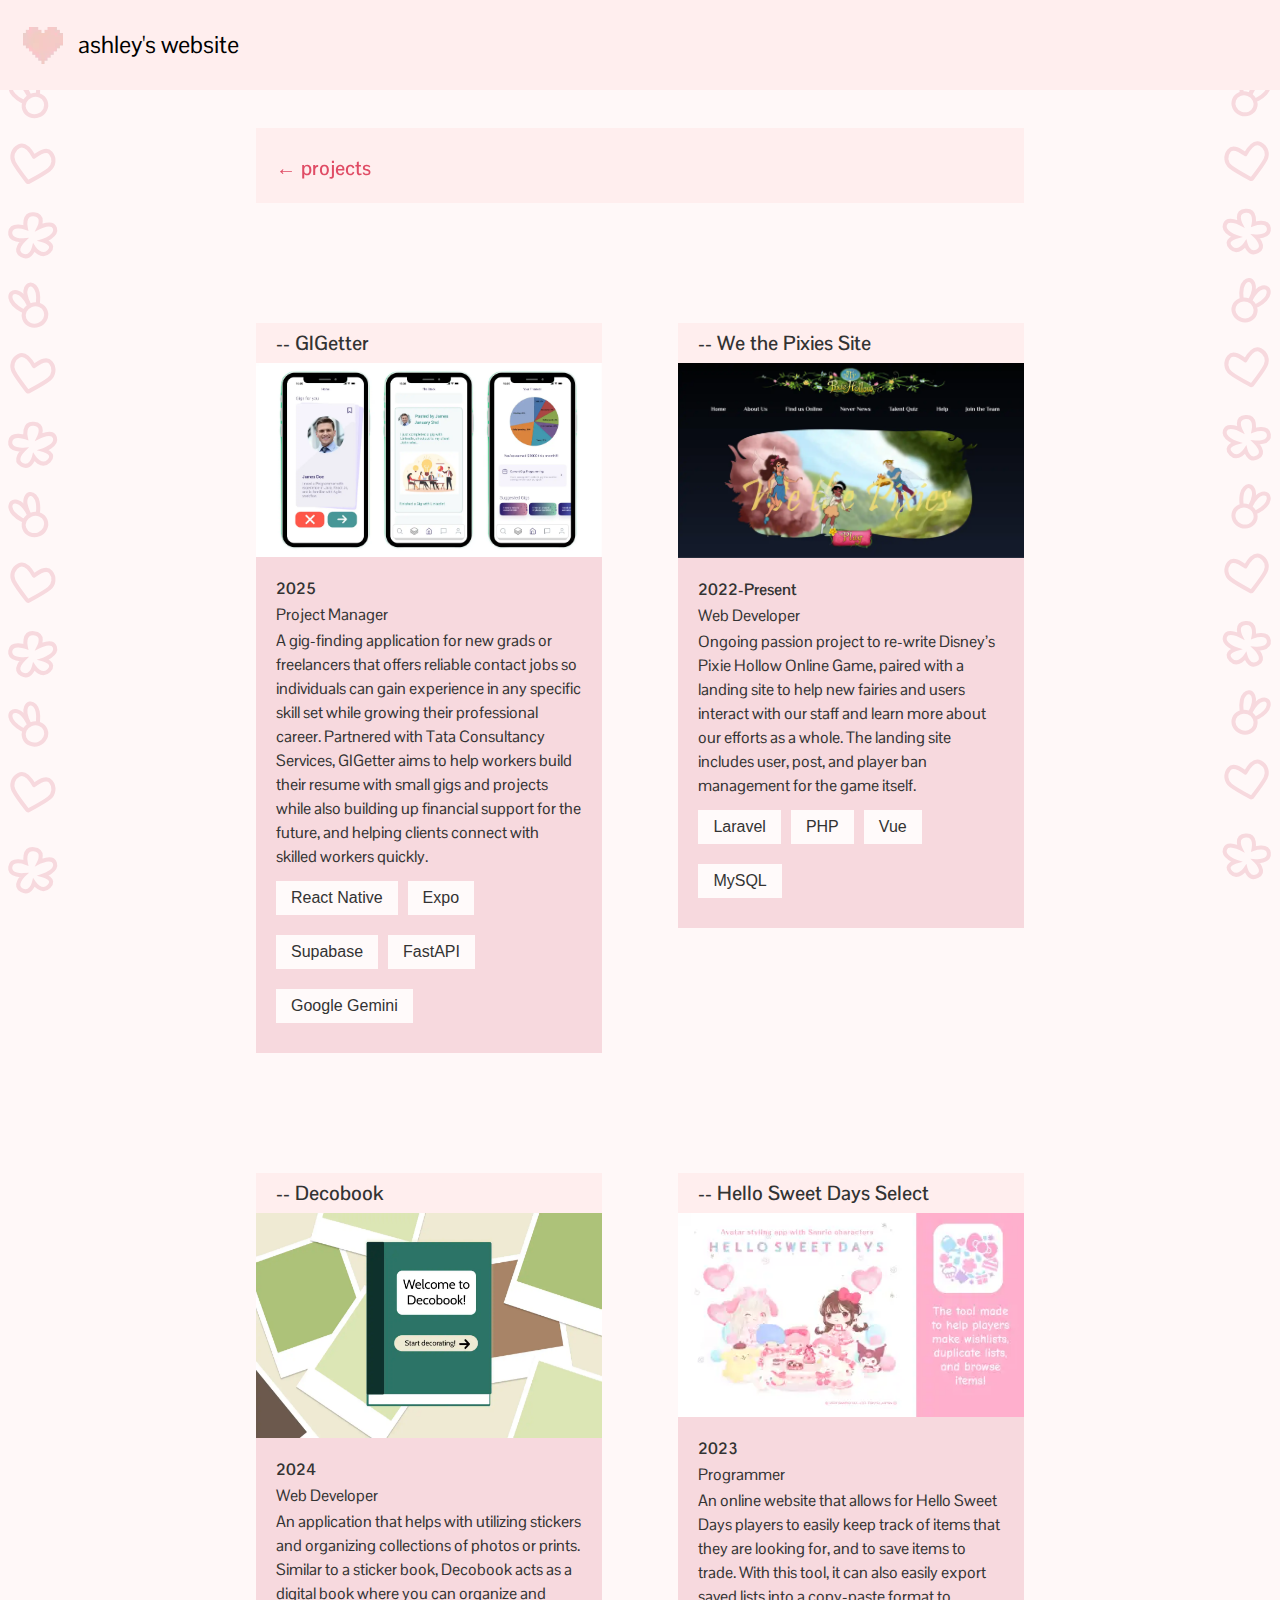
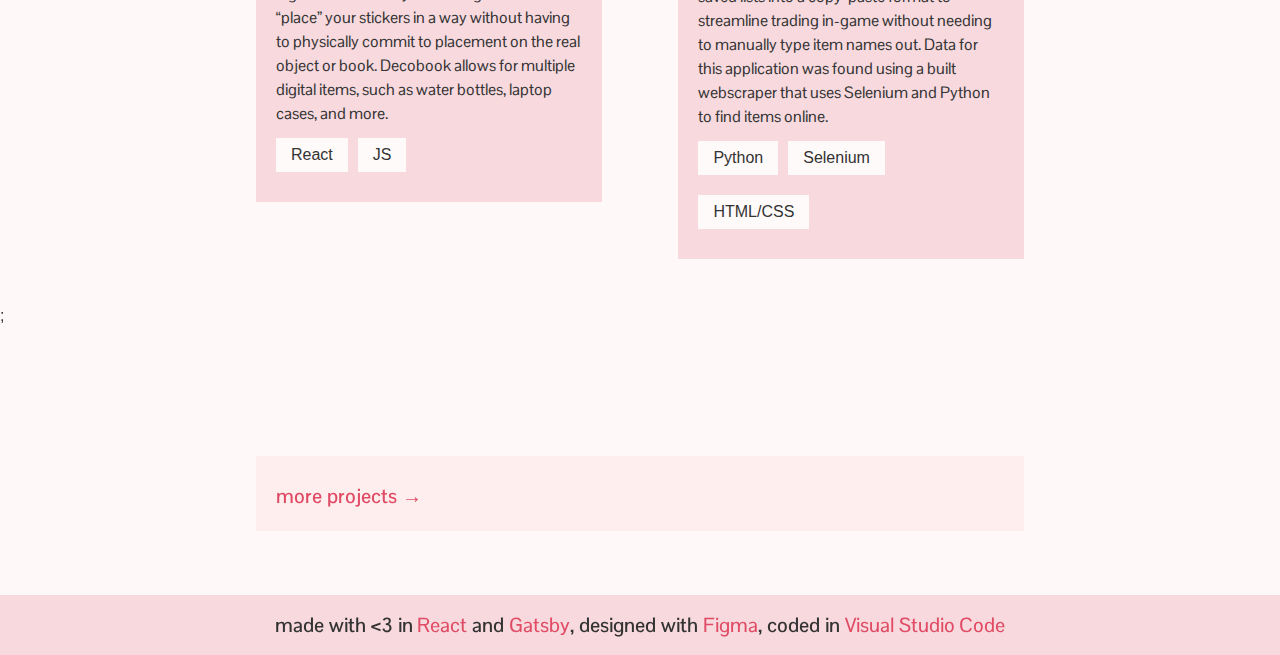
<file: projects/index.html>
<!DOCTYPE html><html lang="en"><head><meta charSet="utf-8"/><meta http-equiv="x-ua-compatible" content="ie=edge"/><meta name="viewport" content="width=device-width, initial-scale=1, shrink-to-fit=no"/><meta name="generator" content="Gatsby 5.14.1"/><style data-href="/styles.f924819a7cda2062b1d8.css" data-identity="gatsby-global-css">@import url(https://fonts.googleapis.com/css2?family=Pontano+Sans:wght@300..700&display=swap);:root{--border-radius:4px;--color-text:#333;--color-primary:#7026b9;--color-code-bg:#fff4db;--color-code:#8a6534;--font-sans:-apple-system,BlinkMacSystemFont,"Segoe UI",Helvetica,Arial,sans-serif,"Apple Color Emoji","Segoe UI Emoji";--font-mono:SFMono-Regular,Menlo,Monaco,Consolas,"Liberation Mono","Courier New",monospace;--font-lg:18px;--font-md:16px;--font-sm:14px;--font-sx:12px;--line-height-loose:1.75;--line-height-normal:1.5;--line-height-dense:1.1;--space-1:4px;--space-2:8px;--space-3:16px;--space-4:24px;--space-5:32px;--space-6:64px;--size-content:54rem;--size-gutter:var(--space-5);--size-gap:var(--space-6)}html{-webkit-text-size-adjust:100%;box-sizing:border-box;font:sans-serif;font-size:var(--font-md);line-height:var(--line-height-normal);overflow-y:scroll}body{-moz-osx-font-smoothing:grayscale;-webkit-font-smoothing:antialiased;word-wrap:break-word;color:var(--color-text);font-family:sans-serif;font-family:var(--font-sans);font-weight:400;margin:0}a{background-color:transparent;color:var(--color-primary);font-weight:500;text-decoration:none;text-decoration:underline;text-decoration-thickness:1.5px;text-underline-offset:2px}a:active,a:hover{outline-width:0;text-decoration:none}abbr[title]{border-bottom:1px dotted rgba(0,0,0,.5);cursor:help;text-decoration:none}b,strong{font-weight:inherit;font-weight:bolder}dfn{font-style:italic}h1{letter-spacing:-.01em;line-height:var(--line-height-dense);margin:0 0 3rem;padding:0}h1>b{color:var(--color-primary)}img{border-style:none;max-width:100%}code,kbd,pre,samp{font-family:var(--font-mono);font-size:1em;line-height:inherit}hr{background:rgba(0,0,0,.2);border:none;box-sizing:content-box;height:1px;margin-bottom:calc(var(--space-4) - 1px);margin-left:0;margin-right:0;margin-top:0;overflow:visible;padding:0}*,:after,:before{box-sizing:inherit}dd,dl,fieldset,figure,hgroup,img,ol,p,ul{margin:0;margin-bottom:var(--space-4);padding:0}ol,ul{list-style-image:none;list-style-position:outside;margin-left:var(--space-4)}pre{word-wrap:normal;background:rgba(0,0,0,.04);border-radius:var(--border-radius);font-size:.875rem;line-height:var(--line-height-normal);margin-bottom:var(--space-4);margin-left:0;margin-right:0;margin-top:0;overflow:auto;padding:var(--space-4)}b,dt,strong,th{font-weight:700}li{margin-bottom:calc(var(--space-4)/2)}ol li,ul li{padding-left:0}li>ol,li>ul{margin-bottom:calc(var(--space-4)/2);margin-left:var(--space-4);margin-top:calc(var(--space-4)/2)}blockquote :last-child,li :last-child,p :last-child{margin-bottom:0}li>p{margin-bottom:calc(var(--space-4)/2)}p{max-width:680px}code,kbd,samp{font-size:.875rem}abbr,acronym{border-bottom:1px dotted rgba(0,0,0,.5);cursor:help}code,tt{background-color:var(--color-code-bg);border-radius:var(--border-radius);color:var(--color-code);font-family:var(--font-mono);padding-bottom:.25em;padding-top:.25em;word-break:normal}pre code{background:none}code:after,code:before,tt:after,tt:before{content:"\00a0";letter-spacing:-.2em}pre code:after,pre code:before,pre tt:after,pre tt:before{content:none}html{scroll-behavior:smooth;scroll-padding-top:80px}body{background-color:#fff8f8}h1{font-weight:700;margin-bottom:10px}h1,h2{font-family:Pontano Sans,sans-serif}h2{font-weight:400}h3{font-size:20px;font-weight:600;line-height:0px}h3,p{font-family:Pontano Sans,sans-serif}a.index-module--link--b5806{color:#e04c65;cursor:pointer;text-decoration:none!important}a.index-module--link--b5806:hover{color:#e43855;transition:.5s ease-in-out}a{text-decoration:none!important}.index-module--moving_background--77769{background-image:url(/static/left-background-00f7541c44ffeeb9ddb7e8b6383c75ee.svg);left:0}.index-module--moving_background--77769,.index-module--moving_background_right--dcc74{animation:index-module--animateBackground--d4b03 60s linear infinite;background-size:100% 400%;height:100%;position:fixed;top:0;width:5%;z-index:-1}.index-module--moving_background_right--dcc74{background-image:url(/static/right-background-781fa319ea95901d21b91d1c21416358.svg);right:0}@keyframes index-module--animateBackground--d4b03{0%{background-position:0 100%}50%{background-position:0 50%}to{background-position:0 0}}.index-module--leftNav--8fca6{float:left;margin-left:1%}.index-module--rightNav--392c6{float:left;position:fixed;right:1.5%;top:2%}.index-module--navbar--fdaf6{align-items:center;background-color:#fee;display:flex;height:10%;left:0;padding:10px;position:fixed;top:0;width:100%;z-index:1000}.index-module--navText--6c2a5{color:#000}.index-module--logo--47207{height:auto;margin-right:15px;max-width:60px;transition:all .2s ease-in-out}.index-module--logo--47207:hover{transform:scale(1.1)}.index-module--footer--75ffa{align-items:center;background-color:#f7d9de;height:8%;padding:10px;text-align:center;width:100%}.index-module--section--7b794{align-items:center;background:none;margin-bottom:45px;margin-top:120px;min-height:500px;width:100%}.index-module--sectionContainer--a4965{background-color:#fee;display:flex;flex-direction:column;margin:auto;position:relative;width:60%}.index-module--headerText--2bf62{padding:35px}.index-module--heroHeader_footer--56e11{background-color:#f7d9de;display:flex;height:25%;justify-content:space-between;padding:35px;width:100%}.index-module--avatarImg--b4353{border-radius:50%;height:auto;position:absolute;right:5%;top:22%;width:25%}.index-module--headerImg--b734d{display:block;max-height:300px}.index-module--heroHeader_dropdown--39e97{display:flex;gap:10px;height:70px;width:55%}.index-module--heroHeader_links--72903{align-items:center;display:flex;justify-content:flex-end}.index-module--containerHeader--2e83b{padding-left:20px}.index-module--containerText--fe3fd{background-color:#f7d9de;padding:20px;p{max-width:100%}}.index-module--aboutImg--9a73c{height:400px;width:100%}.index-module--skill_section_tags--aedd5{display:flex;flex-wrap:wrap}.index-module--experienceSection--e6e40{background-color:#f7d9de;color:#000;display:flex;font-family:Pontano Sans,sans-serif;font-weight:300;margin-bottom:20px;text-decoration:none!important;transition:all 175ms linear}.index-module--experienceSection--e6e40:before{transform:translate3d(0,.75em,-1em);transition:all 175ms linear}.index-module--experienceSection--e6e40:hover{cursor:pointer;transform:translateY(.375em)}.index-module--experienceSection--e6e40:hover:before{transform:translate3d(0,.75em,-1em)}.index-module--experienceSection--e6e40:active:before{transform:translateZ(-1em)}.index-module--experienceSection_tags--3bdc3{display:flex;flex-wrap:wrap}.index-module--experienceSection_tags_item--a2c02{background-color:snow;margin:10px 10px 10px 0;padding:5px 15px}.index-module--experienceSection_right--a70f4{padding:20px}.index-module--twoColumnSection--6e8ca{align-items:flex-start;display:flex;gap:10%;justify-content:space-between;margin:auto;position:relative;width:60%}@media (max-width:900px){.index-module--twoColumnSection--6e8ca{align-items:center;flex-direction:column}.index-module--designContainer--753c0,.index-module--sectionContainer--a4965{margin-top:20px}.index-module--modalImage--3a24e{margin-top:40%!important}.index-module--projectContainer--5057e{margin-top:30px}}.index-module--columnImg--a92ed{height:325px}.index-module--viewMore--32e73{float:right;font-weight:600;line-height:0px;margin-bottom:0;padding-bottom:20px}.index-module--viewMore--32e73:after{background-color:#e43855;bottom:0;content:"";height:2px;left:70%;position:absolute;transform:scaleX(0);transition:transform .25s ease-out;width:30%}.index-module--viewMore--32e73:hover:after{transform:scaleX(1)}.index-module--viewMore--32e73:after{transform-origin:bottom right}.index-module--viewMore--32e73:hover:after{transform-origin:bottom left}.index-module--link_button--d58d6{height:auto;margin-left:5px;margin-top:3px;max-width:15px}.index-module--experienceSection_desc--6d079{align-items:center}.index-module--pageHeader--76f9e{background-color:#fee;height:75px;margin:10% 5% 5% 20%;padding:20px;width:60%}.index-module--designImg--4b897{height:-webkit-fit-content;height:-moz-fit-content;height:fit-content;transition:all .2s ease-in-out;width:-webkit-fit-content;width:-moz-fit-content;width:fit-content}.index-module--designImg--4b897:hover{cursor:zoom-in;transform:scale(1.01)}.index-module--projectImg--8413b{height:-webkit-fit-content;height:-moz-fit-content;height:fit-content;width:-webkit-fit-content;width:-moz-fit-content;width:fit-content}.index-module--designText--2076e{background-color:#f7d9de;padding:20px;p{margin-bottom:2px}}.index-module--designContainer--753c0,.index-module--projectContainer--5057e{background-color:#fee;display:flex;flex-direction:column;position:relative;width:60%}.index-module--projectContainer--5057e{transition:all .2s ease-in-out}.index-module--projectContainer--5057e:hover{cursor:pointer;transform:scale(1.01)}.index-module--navButton--e8ed9{background-color:snow;border:none;font-family:Pontano Sans,sans-serif;font-size:18px;padding:5px 20px;transition:all 175ms linear}.index-module--navButton--e8ed9:before{transform:translate3d(0,.75em,-1em);transition:all 175ms linear}.index-module--navButton--e8ed9:hover{cursor:pointer;transform:translateY(.375em)}.index-module--navButton--e8ed9:hover:before{transform:translate3d(0,.75em,-1em)}.index-module--navButton--e8ed9:active:before{transform:translateZ(-1em)}.index-module--nav--091d0{display:flex}.index-module--project_tags--0e78b{display:flex;flex-wrap:wrap}.index-module--project_tags_item--8d81f{background-color:snow;margin:10px 10px 10px 0;padding:5px 15px;transition:all 175ms linear}.index-module--project_tags_item--8d81f:before{transform:translate3d(0,.75em,-1em);transition:all 175ms linear}.index-module--project_tags_item--8d81f:hover{cursor:default;transform:translateY(.375em)}.index-module--project_tags_item--8d81f:hover:before{transform:translate3d(0,.75em,-1em)}.index-module--project_tags_item--8d81f:active:before{transform:translateZ(-1em)}.index-module--imageModal--f8b7d{background:#000000b5;bottom:0;cursor:zoom-out;justify-content:center;left:0;position:fixed;right:0;top:0;z-index:1000}.index-module--imageModalContainerSquare--ef2c1{color:snow;font-family:Pontano Sans,sans-serif;margin:auto;max-width:40%;text-align:center}.index-module--imageModalContainerRect--b2a42{color:snow;font-family:Pontano Sans,sans-serif;margin:auto;max-width:60%;text-align:center}.index-module--modalImage--3a24e{margin-top:3%}.index-module--gallery--de12a{display:grid;gap:16px;grid-template-columns:repeat(3,1fr);margin:auto;padding:20px;width:63%}.index-module--gallery-item--98bea{color:#fff;padding:20px;text-align:center}</style><style>.gatsby-image-wrapper{position:relative;overflow:hidden}.gatsby-image-wrapper picture.object-fit-polyfill{position:static!important}.gatsby-image-wrapper img{bottom:0;height:100%;left:0;margin:0;max-width:none;padding:0;position:absolute;right:0;top:0;width:100%;object-fit:cover}.gatsby-image-wrapper [data-main-image]{opacity:0;transform:translateZ(0);transition:opacity .25s linear;will-change:opacity}.gatsby-image-wrapper-constrained{display:inline-block;vertical-align:top}</style><noscript><style>.gatsby-image-wrapper noscript [data-main-image]{opacity:1!important}.gatsby-image-wrapper [data-placeholder-image]{opacity:0!important}</style></noscript><script type="module">const e="undefined"!=typeof HTMLImageElement&&"loading"in HTMLImageElement.prototype;e&&document.body.addEventListener("load",(function(e){const t=e.target;if(void 0===t.dataset.mainImage)return;if(void 0===t.dataset.gatsbyImageSsr)return;let a=null,n=t;for(;null===a&&n;)void 0!==n.parentNode.dataset.gatsbyImageWrapper&&(a=n.parentNode),n=n.parentNode;const o=a.querySelector("[data-placeholder-image]"),r=new Image;r.src=t.currentSrc,r.decode().catch((()=>{})).then((()=>{t.style.opacity=1,o&&(o.style.opacity=0,o.style.transition="opacity 500ms linear")}))}),!0);</script><link rel="icon" href="/favicon-32x32.png?v=1642a0a0fff151f321ac79e5a3caa56c" type="image/png"/><link rel="icon" href="/favicon.svg?v=1642a0a0fff151f321ac79e5a3caa56c" type="image/svg+xml"/><link rel="manifest" href="/manifest.webmanifest" crossorigin="anonymous"/><link rel="apple-touch-icon" sizes="48x48" href="/icons/icon-48x48.png?v=1642a0a0fff151f321ac79e5a3caa56c"/><link rel="apple-touch-icon" sizes="72x72" href="/icons/icon-72x72.png?v=1642a0a0fff151f321ac79e5a3caa56c"/><link rel="apple-touch-icon" sizes="96x96" href="/icons/icon-96x96.png?v=1642a0a0fff151f321ac79e5a3caa56c"/><link rel="apple-touch-icon" sizes="144x144" href="/icons/icon-144x144.png?v=1642a0a0fff151f321ac79e5a3caa56c"/><link rel="apple-touch-icon" sizes="192x192" href="/icons/icon-192x192.png?v=1642a0a0fff151f321ac79e5a3caa56c"/><link rel="apple-touch-icon" sizes="256x256" href="/icons/icon-256x256.png?v=1642a0a0fff151f321ac79e5a3caa56c"/><link rel="apple-touch-icon" sizes="384x384" href="/icons/icon-384x384.png?v=1642a0a0fff151f321ac79e5a3caa56c"/><link rel="apple-touch-icon" sizes="512x512" href="/icons/icon-512x512.png?v=1642a0a0fff151f321ac79e5a3caa56c"/><link href="https://fonts.googleapis.com/css?family=Pontano+Sans:400,500&amp;display=swap" rel="stylesheet"/></head><body><div id="___gatsby"><div style="outline:none" tabindex="-1" id="gatsby-focus-wrapper"><div><div class="index-module--navbar--fdaf6"><div class="index-module--leftNav--8fca6"><a href="/"><h2 class="index-module--navText--6c2a5"><div data-gatsby-image-wrapper="" class="gatsby-image-wrapper gatsby-image-wrapper-constrained index-module--logo--47207"><div style="max-width:40px;display:block"><img alt="" role="presentation" aria-hidden="true" src="data:image/svg+xml;charset=utf-8,%3Csvg%20height=&#x27;37&#x27;%20width=&#x27;40&#x27;%20xmlns=&#x27;http://www.w3.org/2000/svg&#x27;%20version=&#x27;1.1&#x27;%3E%3C/svg%3E" style="max-width:100%;display:block;position:static"/></div><div aria-hidden="true" data-placeholder-image="" style="opacity:1;transition:opacity 500ms linear;background-color:#f8c8c8;position:absolute;top:0;left:0;bottom:0;right:0"></div><picture><source type="image/webp" data-srcset="/static/1642a0a0fff151f321ac79e5a3caa56c/46057/heart-pixel.webp 10w,/static/1642a0a0fff151f321ac79e5a3caa56c/12eff/heart-pixel.webp 20w,/static/1642a0a0fff151f321ac79e5a3caa56c/e4064/heart-pixel.webp 40w" sizes="(min-width: 40px) 40px, 100vw"/><img data-gatsby-image-ssr="" data-main-image="" style="opacity:0" sizes="(min-width: 40px) 40px, 100vw" decoding="async" loading="lazy" data-src="/static/1642a0a0fff151f321ac79e5a3caa56c/9787a/heart-pixel.svg" data-srcset="/static/1642a0a0fff151f321ac79e5a3caa56c/17665/heart-pixel.svg 10w,/static/1642a0a0fff151f321ac79e5a3caa56c/ec495/heart-pixel.svg 20w,/static/1642a0a0fff151f321ac79e5a3caa56c/9787a/heart-pixel.svg 40w" alt="Pixel heart"/></picture><noscript><picture><source type="image/webp" srcSet="/static/1642a0a0fff151f321ac79e5a3caa56c/46057/heart-pixel.webp 10w,/static/1642a0a0fff151f321ac79e5a3caa56c/12eff/heart-pixel.webp 20w,/static/1642a0a0fff151f321ac79e5a3caa56c/e4064/heart-pixel.webp 40w" sizes="(min-width: 40px) 40px, 100vw"/><img data-gatsby-image-ssr="" data-main-image="" style="opacity:0" sizes="(min-width: 40px) 40px, 100vw" decoding="async" loading="lazy" src="/static/1642a0a0fff151f321ac79e5a3caa56c/9787a/heart-pixel.svg" srcSet="/static/1642a0a0fff151f321ac79e5a3caa56c/17665/heart-pixel.svg 10w,/static/1642a0a0fff151f321ac79e5a3caa56c/ec495/heart-pixel.svg 20w,/static/1642a0a0fff151f321ac79e5a3caa56c/9787a/heart-pixel.svg 40w" alt="Pixel heart"/></picture></noscript><script type="module">const t="undefined"!=typeof HTMLImageElement&&"loading"in HTMLImageElement.prototype;if(t){const t=document.querySelectorAll("img[data-main-image]");for(let e of t){e.dataset.src&&(e.setAttribute("src",e.dataset.src),e.removeAttribute("data-src")),e.dataset.srcset&&(e.setAttribute("srcset",e.dataset.srcset),e.removeAttribute("data-srcset"));const t=e.parentNode.querySelectorAll("source[data-srcset]");for(let e of t)e.setAttribute("srcset",e.dataset.srcset),e.removeAttribute("data-srcset");e.complete&&(e.style.opacity=1,e.parentNode.parentNode.querySelector("[data-placeholder-image]").style.opacity=0)}}</script></div>ashley&#x27;s website</h2></a></div></div><div class="index-module--pageHeader--76f9e"><a href="/" class="index-module--link--b5806"><h3>← projects</h3></a></div><div class="index-module--section--7b794"><div class="index-module--twoColumnSection--6e8ca"><div class="index-module--projectContainer--5057e"><div><h3 class="index-module--containerHeader--2e83b">-- <!-- -->GIGetter</h3><div data-gatsby-image-wrapper="" class="gatsby-image-wrapper gatsby-image-wrapper-constrained index-module--projectImg--8413b"><div style="max-width:1920px;display:block"><img alt="" role="presentation" aria-hidden="true" src="data:image/svg+xml;charset=utf-8,%3Csvg%20height=&#x27;1080&#x27;%20width=&#x27;1920&#x27;%20xmlns=&#x27;http://www.w3.org/2000/svg&#x27;%20version=&#x27;1.1&#x27;%3E%3C/svg%3E" style="max-width:100%;display:block;position:static"/></div><div aria-hidden="true" data-placeholder-image="" style="opacity:1;transition:opacity 500ms linear;background-color:#f8f8f8;position:absolute;top:0;left:0;bottom:0;right:0"></div><picture><source type="image/webp" data-srcset="/static/5d641482624044cdcf23bb960405a4e1/3a3a2/gigGetter.webp 480w,/static/5d641482624044cdcf23bb960405a4e1/bde8a/gigGetter.webp 960w,/static/5d641482624044cdcf23bb960405a4e1/c512e/gigGetter.webp 1920w" sizes="(min-width: 1920px) 1920px, 100vw"/><img data-gatsby-image-ssr="" data-main-image="" style="opacity:0" sizes="(min-width: 1920px) 1920px, 100vw" decoding="async" loading="lazy" data-src="/static/5d641482624044cdcf23bb960405a4e1/afa5c/gigGetter.png" data-srcset="/static/5d641482624044cdcf23bb960405a4e1/2fe1e/gigGetter.png 480w,/static/5d641482624044cdcf23bb960405a4e1/9bec7/gigGetter.png 960w,/static/5d641482624044cdcf23bb960405a4e1/afa5c/gigGetter.png 1920w" alt="bunny resting under a tree drawing"/></picture><noscript><picture><source type="image/webp" srcSet="/static/5d641482624044cdcf23bb960405a4e1/3a3a2/gigGetter.webp 480w,/static/5d641482624044cdcf23bb960405a4e1/bde8a/gigGetter.webp 960w,/static/5d641482624044cdcf23bb960405a4e1/c512e/gigGetter.webp 1920w" sizes="(min-width: 1920px) 1920px, 100vw"/><img data-gatsby-image-ssr="" data-main-image="" style="opacity:0" sizes="(min-width: 1920px) 1920px, 100vw" decoding="async" loading="lazy" src="/static/5d641482624044cdcf23bb960405a4e1/afa5c/gigGetter.png" srcSet="/static/5d641482624044cdcf23bb960405a4e1/2fe1e/gigGetter.png 480w,/static/5d641482624044cdcf23bb960405a4e1/9bec7/gigGetter.png 960w,/static/5d641482624044cdcf23bb960405a4e1/afa5c/gigGetter.png 1920w" alt="bunny resting under a tree drawing"/></picture></noscript><script type="module">const t="undefined"!=typeof HTMLImageElement&&"loading"in HTMLImageElement.prototype;if(t){const t=document.querySelectorAll("img[data-main-image]");for(let e of t){e.dataset.src&&(e.setAttribute("src",e.dataset.src),e.removeAttribute("data-src")),e.dataset.srcset&&(e.setAttribute("srcset",e.dataset.srcset),e.removeAttribute("data-srcset"));const t=e.parentNode.querySelectorAll("source[data-srcset]");for(let e of t)e.setAttribute("srcset",e.dataset.srcset),e.removeAttribute("data-srcset");e.complete&&(e.style.opacity=1,e.parentNode.parentNode.querySelector("[data-placeholder-image]").style.opacity=0)}}</script></div></div><div><div class="index-module--designText--2076e"><p><b>2025</b></p><p>Project Manager</p><p>A gig-finding application for new grads or freelancers that offers reliable contact jobs so individuals can gain experience in any specific skill set while growing their professional career. Partnered with Tata Consultancy Services, GIGetter aims to help workers build their resume with small gigs and projects while also building up financial support for the future, and helping clients connect with skilled workers quickly.</p><div class="index-module--project_tags--0e78b"><div class="index-module--project_tags_item--8d81f">React Native</div><div class="index-module--project_tags_item--8d81f">Expo</div><div class="index-module--project_tags_item--8d81f">Supabase</div><div class="index-module--project_tags_item--8d81f">FastAPI</div><div class="index-module--project_tags_item--8d81f">Google Gemini</div></div></div></div></div><div class="index-module--projectContainer--5057e"><div><h3 class="index-module--containerHeader--2e83b">-- <!-- -->We the Pixies Site</h3><div data-gatsby-image-wrapper="" class="gatsby-image-wrapper gatsby-image-wrapper-constrained index-module--projectImg--8413b"><div style="max-width:1440px;display:block"><img alt="" role="presentation" aria-hidden="true" src="data:image/svg+xml;charset=utf-8,%3Csvg%20height=&#x27;811&#x27;%20width=&#x27;1440&#x27;%20xmlns=&#x27;http://www.w3.org/2000/svg&#x27;%20version=&#x27;1.1&#x27;%3E%3C/svg%3E" style="max-width:100%;display:block;position:static"/></div><div aria-hidden="true" data-placeholder-image="" style="opacity:1;transition:opacity 500ms linear;background-color:#080808;position:absolute;top:0;left:0;bottom:0;right:0"></div><picture><source type="image/webp" data-srcset="/static/645b840c89346385e3329d68f02ad98b/25350/WeThePixies.webp 360w,/static/645b840c89346385e3329d68f02ad98b/99a0f/WeThePixies.webp 720w,/static/645b840c89346385e3329d68f02ad98b/fed22/WeThePixies.webp 1440w" sizes="(min-width: 1440px) 1440px, 100vw"/><img data-gatsby-image-ssr="" data-main-image="" style="opacity:0" sizes="(min-width: 1440px) 1440px, 100vw" decoding="async" loading="lazy" data-src="/static/645b840c89346385e3329d68f02ad98b/f6f57/WeThePixies.png" data-srcset="/static/645b840c89346385e3329d68f02ad98b/59bfd/WeThePixies.png 360w,/static/645b840c89346385e3329d68f02ad98b/907b0/WeThePixies.png 720w,/static/645b840c89346385e3329d68f02ad98b/f6f57/WeThePixies.png 1440w" alt="bunny resting under a tree drawing"/></picture><noscript><picture><source type="image/webp" srcSet="/static/645b840c89346385e3329d68f02ad98b/25350/WeThePixies.webp 360w,/static/645b840c89346385e3329d68f02ad98b/99a0f/WeThePixies.webp 720w,/static/645b840c89346385e3329d68f02ad98b/fed22/WeThePixies.webp 1440w" sizes="(min-width: 1440px) 1440px, 100vw"/><img data-gatsby-image-ssr="" data-main-image="" style="opacity:0" sizes="(min-width: 1440px) 1440px, 100vw" decoding="async" loading="lazy" src="/static/645b840c89346385e3329d68f02ad98b/f6f57/WeThePixies.png" srcSet="/static/645b840c89346385e3329d68f02ad98b/59bfd/WeThePixies.png 360w,/static/645b840c89346385e3329d68f02ad98b/907b0/WeThePixies.png 720w,/static/645b840c89346385e3329d68f02ad98b/f6f57/WeThePixies.png 1440w" alt="bunny resting under a tree drawing"/></picture></noscript><script type="module">const t="undefined"!=typeof HTMLImageElement&&"loading"in HTMLImageElement.prototype;if(t){const t=document.querySelectorAll("img[data-main-image]");for(let e of t){e.dataset.src&&(e.setAttribute("src",e.dataset.src),e.removeAttribute("data-src")),e.dataset.srcset&&(e.setAttribute("srcset",e.dataset.srcset),e.removeAttribute("data-srcset"));const t=e.parentNode.querySelectorAll("source[data-srcset]");for(let e of t)e.setAttribute("srcset",e.dataset.srcset),e.removeAttribute("data-srcset");e.complete&&(e.style.opacity=1,e.parentNode.parentNode.querySelector("[data-placeholder-image]").style.opacity=0)}}</script></div></div><div><div class="index-module--designText--2076e"><p><b>2022-Present</b></p><p>Web Developer</p><p>Ongoing passion project to re-write Disney’s Pixie Hollow Online Game, paired with a landing site to help new fairies and users interact with our staff and learn more about our efforts as a whole. The landing site includes user, post, and player ban management for the game itself. </p><div class="index-module--project_tags--0e78b"><div class="index-module--project_tags_item--8d81f">Laravel</div><div class="index-module--project_tags_item--8d81f">PHP</div><div class="index-module--project_tags_item--8d81f">Vue</div><div class="index-module--project_tags_item--8d81f">MySQL</div></div></div></div></div></div></div><div class="index-module--section--7b794"><div class="index-module--twoColumnSection--6e8ca"><div class="index-module--projectContainer--5057e"><div><h3 class="index-module--containerHeader--2e83b">-- <!-- -->Decobook</h3><div data-gatsby-image-wrapper="" class="gatsby-image-wrapper gatsby-image-wrapper-constrained index-module--projectImg--8413b"><div style="max-width:1280px;display:block"><img alt="" role="presentation" aria-hidden="true" src="data:image/svg+xml;charset=utf-8,%3Csvg%20height=&#x27;832&#x27;%20width=&#x27;1280&#x27;%20xmlns=&#x27;http://www.w3.org/2000/svg&#x27;%20version=&#x27;1.1&#x27;%3E%3C/svg%3E" style="max-width:100%;display:block;position:static"/></div><div aria-hidden="true" data-placeholder-image="" style="opacity:1;transition:opacity 500ms linear;background-color:#f8f8f8;position:absolute;top:0;left:0;bottom:0;right:0"></div><picture><source type="image/webp" data-srcset="/static/5be6829c6cced2a433906a87181d0f85/5996f/decobook.webp 320w,/static/5be6829c6cced2a433906a87181d0f85/24f4a/decobook.webp 640w,/static/5be6829c6cced2a433906a87181d0f85/6846a/decobook.webp 1280w" sizes="(min-width: 1280px) 1280px, 100vw"/><img data-gatsby-image-ssr="" data-main-image="" style="opacity:0" sizes="(min-width: 1280px) 1280px, 100vw" decoding="async" loading="lazy" data-src="/static/5be6829c6cced2a433906a87181d0f85/1e121/decobook.png" data-srcset="/static/5be6829c6cced2a433906a87181d0f85/363ec/decobook.png 320w,/static/5be6829c6cced2a433906a87181d0f85/31c62/decobook.png 640w,/static/5be6829c6cced2a433906a87181d0f85/1e121/decobook.png 1280w" alt="bunny resting under a tree drawing"/></picture><noscript><picture><source type="image/webp" srcSet="/static/5be6829c6cced2a433906a87181d0f85/5996f/decobook.webp 320w,/static/5be6829c6cced2a433906a87181d0f85/24f4a/decobook.webp 640w,/static/5be6829c6cced2a433906a87181d0f85/6846a/decobook.webp 1280w" sizes="(min-width: 1280px) 1280px, 100vw"/><img data-gatsby-image-ssr="" data-main-image="" style="opacity:0" sizes="(min-width: 1280px) 1280px, 100vw" decoding="async" loading="lazy" src="/static/5be6829c6cced2a433906a87181d0f85/1e121/decobook.png" srcSet="/static/5be6829c6cced2a433906a87181d0f85/363ec/decobook.png 320w,/static/5be6829c6cced2a433906a87181d0f85/31c62/decobook.png 640w,/static/5be6829c6cced2a433906a87181d0f85/1e121/decobook.png 1280w" alt="bunny resting under a tree drawing"/></picture></noscript><script type="module">const t="undefined"!=typeof HTMLImageElement&&"loading"in HTMLImageElement.prototype;if(t){const t=document.querySelectorAll("img[data-main-image]");for(let e of t){e.dataset.src&&(e.setAttribute("src",e.dataset.src),e.removeAttribute("data-src")),e.dataset.srcset&&(e.setAttribute("srcset",e.dataset.srcset),e.removeAttribute("data-srcset"));const t=e.parentNode.querySelectorAll("source[data-srcset]");for(let e of t)e.setAttribute("srcset",e.dataset.srcset),e.removeAttribute("data-srcset");e.complete&&(e.style.opacity=1,e.parentNode.parentNode.querySelector("[data-placeholder-image]").style.opacity=0)}}</script></div></div><div><div class="index-module--designText--2076e"><p><b>2024</b></p><p>Web Developer</p><p>An application that helps with utilizing stickers and organizing collections of photos or prints. Similar to a sticker book, Decobook acts as a digital book where you can organize and “place” your stickers in a way without having to physically commit to placement on the real object or book. Decobook allows for multiple digital items, such as water bottles, laptop cases, and more. </p><div class="index-module--project_tags--0e78b"><div class="index-module--project_tags_item--8d81f">React</div><div class="index-module--project_tags_item--8d81f">JS</div></div></div></div></div><div class="index-module--projectContainer--5057e"><div><h3 class="index-module--containerHeader--2e83b">-- <!-- -->Hello Sweet Days Select</h3><div data-gatsby-image-wrapper="" class="gatsby-image-wrapper gatsby-image-wrapper-constrained index-module--projectImg--8413b"><div style="max-width:424px;display:block"><img alt="" role="presentation" aria-hidden="true" src="data:image/svg+xml;charset=utf-8,%3Csvg%20height=&#x27;250&#x27;%20width=&#x27;424&#x27;%20xmlns=&#x27;http://www.w3.org/2000/svg&#x27;%20version=&#x27;1.1&#x27;%3E%3C/svg%3E" style="max-width:100%;display:block;position:static"/></div><div aria-hidden="true" data-placeholder-image="" style="opacity:1;transition:opacity 500ms linear;background-color:#f8f8f8;position:absolute;top:0;left:0;bottom:0;right:0"></div><picture><source type="image/webp" data-srcset="/static/4cd4c1bdecc9981e6790327e1054c5a1/80111/hsdSelect.webp 106w,/static/4cd4c1bdecc9981e6790327e1054c5a1/9b8ea/hsdSelect.webp 212w,/static/4cd4c1bdecc9981e6790327e1054c5a1/6f13f/hsdSelect.webp 424w" sizes="(min-width: 424px) 424px, 100vw"/><img data-gatsby-image-ssr="" data-main-image="" style="opacity:0" sizes="(min-width: 424px) 424px, 100vw" decoding="async" loading="lazy" data-src="/static/4cd4c1bdecc9981e6790327e1054c5a1/57113/hsdSelect.png" data-srcset="/static/4cd4c1bdecc9981e6790327e1054c5a1/5c192/hsdSelect.png 106w,/static/4cd4c1bdecc9981e6790327e1054c5a1/7c7a8/hsdSelect.png 212w,/static/4cd4c1bdecc9981e6790327e1054c5a1/57113/hsdSelect.png 424w" alt="bunny resting under a tree drawing"/></picture><noscript><picture><source type="image/webp" srcSet="/static/4cd4c1bdecc9981e6790327e1054c5a1/80111/hsdSelect.webp 106w,/static/4cd4c1bdecc9981e6790327e1054c5a1/9b8ea/hsdSelect.webp 212w,/static/4cd4c1bdecc9981e6790327e1054c5a1/6f13f/hsdSelect.webp 424w" sizes="(min-width: 424px) 424px, 100vw"/><img data-gatsby-image-ssr="" data-main-image="" style="opacity:0" sizes="(min-width: 424px) 424px, 100vw" decoding="async" loading="lazy" src="/static/4cd4c1bdecc9981e6790327e1054c5a1/57113/hsdSelect.png" srcSet="/static/4cd4c1bdecc9981e6790327e1054c5a1/5c192/hsdSelect.png 106w,/static/4cd4c1bdecc9981e6790327e1054c5a1/7c7a8/hsdSelect.png 212w,/static/4cd4c1bdecc9981e6790327e1054c5a1/57113/hsdSelect.png 424w" alt="bunny resting under a tree drawing"/></picture></noscript><script type="module">const t="undefined"!=typeof HTMLImageElement&&"loading"in HTMLImageElement.prototype;if(t){const t=document.querySelectorAll("img[data-main-image]");for(let e of t){e.dataset.src&&(e.setAttribute("src",e.dataset.src),e.removeAttribute("data-src")),e.dataset.srcset&&(e.setAttribute("srcset",e.dataset.srcset),e.removeAttribute("data-srcset"));const t=e.parentNode.querySelectorAll("source[data-srcset]");for(let e of t)e.setAttribute("srcset",e.dataset.srcset),e.removeAttribute("data-srcset");e.complete&&(e.style.opacity=1,e.parentNode.parentNode.querySelector("[data-placeholder-image]").style.opacity=0)}}</script></div></div><div><div class="index-module--designText--2076e"><p><b>2023</b></p><p>Programmer</p><p>An online website that allows for Hello Sweet Days players to easily keep track of items that they are looking for, and to save items to trade. With this tool, it can also easily export saved lists into a copy-paste format to streamline trading in-game without needing to manually type item names out. Data for this application was found using a built webscraper that uses Selenium and Python to find items online. </p><div class="index-module--project_tags--0e78b"><div class="index-module--project_tags_item--8d81f">Python</div><div class="index-module--project_tags_item--8d81f">Selenium</div><div class="index-module--project_tags_item--8d81f">HTML/CSS</div></div></div></div></div></div></div>;<div class="index-module--pageHeader--76f9e"><a href="/allprojects" class="index-module--link--b5806"><h3>more projects →</h3></a></div><div class="index-module--moving_background--77769"></div><div class="index-module--moving_background_right--dcc74"></div><div class="index-module--footer--75ffa"><div><h3>made with &lt;3 in<a href="https://react.dev/" target="_blank" class="index-module--link--b5806"> React</a> and <a href="https://www.gatsbyjs.com/" target="_blank" class="index-module--link--b5806">Gatsby</a>, designed with <a href="https://www.figma.com/" target="_blank" class="index-module--link--b5806">Figma</a>, coded in <a href="https://code.visualstudio.com/" target="_blank" class="index-module--link--b5806">Visual Studio Code</a></h3></div></div></div></div><div id="gatsby-announcer" style="position:absolute;top:0;width:1px;height:1px;padding:0;overflow:hidden;clip:rect(0, 0, 0, 0);white-space:nowrap;border:0" aria-live="assertive" aria-atomic="true"></div></div><script id="gatsby-script-loader">/*<![CDATA[*/window.pagePath="/projects/";/*]]>*/</script><!-- slice-start id="_gatsby-scripts-1" -->
          <script
            id="gatsby-chunk-mapping"
          >
            window.___chunkMapping="{\"app\":[\"/app-1d39004e832e9c226e50.js\"],\"component---src-pages-404-js\":[\"/component---src-pages-404-js-c79b97e5b01859c1d0e9.js\"],\"component---src-pages-alldesigns-js\":[\"/component---src-pages-alldesigns-js-314b607b1f272b264b4d.js\"],\"component---src-pages-allprojects-js\":[\"/component---src-pages-allprojects-js-1748219fd613919fa696.js\"],\"component---src-pages-designs-js\":[\"/component---src-pages-designs-js-189ed27cb56a6ab585a5.js\"],\"component---src-pages-index-js\":[\"/component---src-pages-index-js-84f6fefef39183b13e2b.js\"],\"component---src-pages-projects-js\":[\"/component---src-pages-projects-js-9f23a8176cfa955dfe15.js\"],\"component---src-pages-using-ssr-js\":[\"/component---src-pages-using-ssr-js-2fd9537e76fde49860ef.js\"],\"component---src-pages-using-typescript-tsx\":[\"/component---src-pages-using-typescript-tsx-a3cd45a2e02c6d5e4798.js\"],\"component---src-templates-using-dsg-js\":[\"/component---src-templates-using-dsg-js-0d54b77c9f5deb8c7989.js\"]}";
          </script>
        <script>window.___webpackCompilationHash="1addcec3c39be3d1d60a";</script><script src="/webpack-runtime-d58b1e76b08f91a11879.js" async></script><script src="/framework-6a525285796fb83f2864.js" async></script><script src="/app-1d39004e832e9c226e50.js" async></script><!-- slice-end id="_gatsby-scripts-1" --></body></html>
</file>
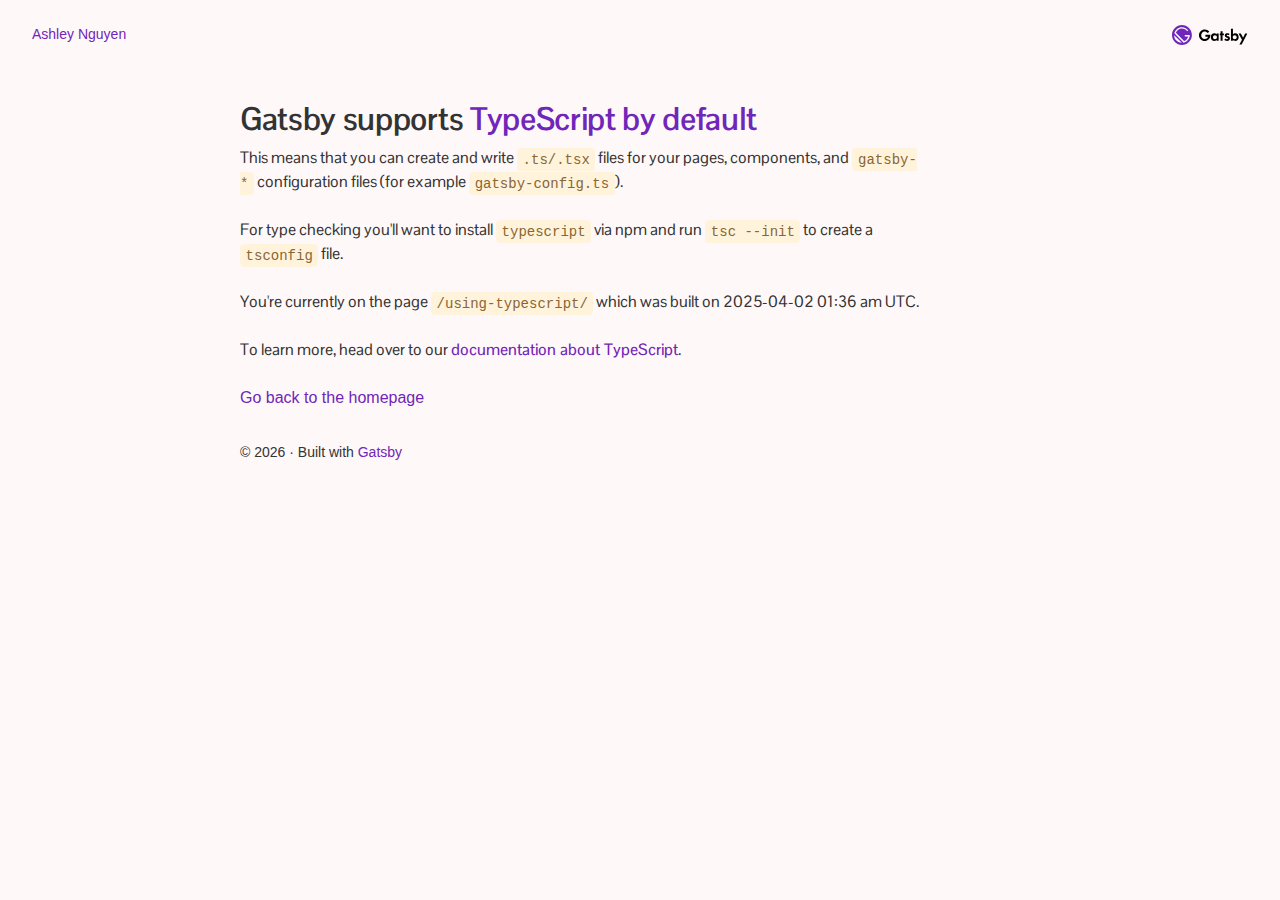
<file: using-typescript/index.html>
<!DOCTYPE html><html lang="en"><head><meta charSet="utf-8"/><meta http-equiv="x-ua-compatible" content="ie=edge"/><meta name="viewport" content="width=device-width, initial-scale=1, shrink-to-fit=no"/><meta name="generator" content="Gatsby 5.14.1"/><meta name="description" content="Kick off your next, great Gatsby project with this default starter. This barebones starter ships with the main Gatsby configuration files you might need." data-gatsby-head="true"/><meta property="og:title" content="Using TypeScript" data-gatsby-head="true"/><meta property="og:description" content="Kick off your next, great Gatsby project with this default starter. This barebones starter ships with the main Gatsby configuration files you might need." data-gatsby-head="true"/><meta property="og:type" content="website" data-gatsby-head="true"/><meta name="twitter:card" content="summary" data-gatsby-head="true"/><meta name="twitter:creator" content="@gatsbyjs" data-gatsby-head="true"/><meta name="twitter:title" content="Using TypeScript" data-gatsby-head="true"/><meta name="twitter:description" content="Kick off your next, great Gatsby project with this default starter. This barebones starter ships with the main Gatsby configuration files you might need." data-gatsby-head="true"/><style data-href="/styles.f924819a7cda2062b1d8.css" data-identity="gatsby-global-css">@import url(https://fonts.googleapis.com/css2?family=Pontano+Sans:wght@300..700&display=swap);:root{--border-radius:4px;--color-text:#333;--color-primary:#7026b9;--color-code-bg:#fff4db;--color-code:#8a6534;--font-sans:-apple-system,BlinkMacSystemFont,"Segoe UI",Helvetica,Arial,sans-serif,"Apple Color Emoji","Segoe UI Emoji";--font-mono:SFMono-Regular,Menlo,Monaco,Consolas,"Liberation Mono","Courier New",monospace;--font-lg:18px;--font-md:16px;--font-sm:14px;--font-sx:12px;--line-height-loose:1.75;--line-height-normal:1.5;--line-height-dense:1.1;--space-1:4px;--space-2:8px;--space-3:16px;--space-4:24px;--space-5:32px;--space-6:64px;--size-content:54rem;--size-gutter:var(--space-5);--size-gap:var(--space-6)}html{-webkit-text-size-adjust:100%;box-sizing:border-box;font:sans-serif;font-size:var(--font-md);line-height:var(--line-height-normal);overflow-y:scroll}body{-moz-osx-font-smoothing:grayscale;-webkit-font-smoothing:antialiased;word-wrap:break-word;color:var(--color-text);font-family:sans-serif;font-family:var(--font-sans);font-weight:400;margin:0}a{background-color:transparent;color:var(--color-primary);font-weight:500;text-decoration:none;text-decoration:underline;text-decoration-thickness:1.5px;text-underline-offset:2px}a:active,a:hover{outline-width:0;text-decoration:none}abbr[title]{border-bottom:1px dotted rgba(0,0,0,.5);cursor:help;text-decoration:none}b,strong{font-weight:inherit;font-weight:bolder}dfn{font-style:italic}h1{letter-spacing:-.01em;line-height:var(--line-height-dense);margin:0 0 3rem;padding:0}h1>b{color:var(--color-primary)}img{border-style:none;max-width:100%}code,kbd,pre,samp{font-family:var(--font-mono);font-size:1em;line-height:inherit}hr{background:rgba(0,0,0,.2);border:none;box-sizing:content-box;height:1px;margin-bottom:calc(var(--space-4) - 1px);margin-left:0;margin-right:0;margin-top:0;overflow:visible;padding:0}*,:after,:before{box-sizing:inherit}dd,dl,fieldset,figure,hgroup,img,ol,p,ul{margin:0;margin-bottom:var(--space-4);padding:0}ol,ul{list-style-image:none;list-style-position:outside;margin-left:var(--space-4)}pre{word-wrap:normal;background:rgba(0,0,0,.04);border-radius:var(--border-radius);font-size:.875rem;line-height:var(--line-height-normal);margin-bottom:var(--space-4);margin-left:0;margin-right:0;margin-top:0;overflow:auto;padding:var(--space-4)}b,dt,strong,th{font-weight:700}li{margin-bottom:calc(var(--space-4)/2)}ol li,ul li{padding-left:0}li>ol,li>ul{margin-bottom:calc(var(--space-4)/2);margin-left:var(--space-4);margin-top:calc(var(--space-4)/2)}blockquote :last-child,li :last-child,p :last-child{margin-bottom:0}li>p{margin-bottom:calc(var(--space-4)/2)}p{max-width:680px}code,kbd,samp{font-size:.875rem}abbr,acronym{border-bottom:1px dotted rgba(0,0,0,.5);cursor:help}code,tt{background-color:var(--color-code-bg);border-radius:var(--border-radius);color:var(--color-code);font-family:var(--font-mono);padding-bottom:.25em;padding-top:.25em;word-break:normal}pre code{background:none}code:after,code:before,tt:after,tt:before{content:"\00a0";letter-spacing:-.2em}pre code:after,pre code:before,pre tt:after,pre tt:before{content:none}html{scroll-behavior:smooth;scroll-padding-top:80px}body{background-color:#fff8f8}h1{font-weight:700;margin-bottom:10px}h1,h2{font-family:Pontano Sans,sans-serif}h2{font-weight:400}h3{font-size:20px;font-weight:600;line-height:0px}h3,p{font-family:Pontano Sans,sans-serif}a.index-module--link--b5806{color:#e04c65;cursor:pointer;text-decoration:none!important}a.index-module--link--b5806:hover{color:#e43855;transition:.5s ease-in-out}a{text-decoration:none!important}.index-module--moving_background--77769{background-image:url(/static/left-background-00f7541c44ffeeb9ddb7e8b6383c75ee.svg);left:0}.index-module--moving_background--77769,.index-module--moving_background_right--dcc74{animation:index-module--animateBackground--d4b03 60s linear infinite;background-size:100% 400%;height:100%;position:fixed;top:0;width:5%;z-index:-1}.index-module--moving_background_right--dcc74{background-image:url(/static/right-background-781fa319ea95901d21b91d1c21416358.svg);right:0}@keyframes index-module--animateBackground--d4b03{0%{background-position:0 100%}50%{background-position:0 50%}to{background-position:0 0}}.index-module--leftNav--8fca6{float:left;margin-left:1%}.index-module--rightNav--392c6{float:left;position:fixed;right:1.5%;top:2%}.index-module--navbar--fdaf6{align-items:center;background-color:#fee;display:flex;height:10%;left:0;padding:10px;position:fixed;top:0;width:100%;z-index:1000}.index-module--navText--6c2a5{color:#000}.index-module--logo--47207{height:auto;margin-right:15px;max-width:60px;transition:all .2s ease-in-out}.index-module--logo--47207:hover{transform:scale(1.1)}.index-module--footer--75ffa{align-items:center;background-color:#f7d9de;height:8%;padding:10px;text-align:center;width:100%}.index-module--section--7b794{align-items:center;background:none;margin-bottom:45px;margin-top:120px;min-height:500px;width:100%}.index-module--sectionContainer--a4965{background-color:#fee;display:flex;flex-direction:column;margin:auto;position:relative;width:60%}.index-module--headerText--2bf62{padding:35px}.index-module--heroHeader_footer--56e11{background-color:#f7d9de;display:flex;height:25%;justify-content:space-between;padding:35px;width:100%}.index-module--avatarImg--b4353{border-radius:50%;height:auto;position:absolute;right:5%;top:22%;width:25%}.index-module--headerImg--b734d{display:block;max-height:300px}.index-module--heroHeader_dropdown--39e97{display:flex;gap:10px;height:70px;width:55%}.index-module--heroHeader_links--72903{align-items:center;display:flex;justify-content:flex-end}.index-module--containerHeader--2e83b{padding-left:20px}.index-module--containerText--fe3fd{background-color:#f7d9de;padding:20px;p{max-width:100%}}.index-module--aboutImg--9a73c{height:400px;width:100%}.index-module--skill_section_tags--aedd5{display:flex;flex-wrap:wrap}.index-module--experienceSection--e6e40{background-color:#f7d9de;color:#000;display:flex;font-family:Pontano Sans,sans-serif;font-weight:300;margin-bottom:20px;text-decoration:none!important;transition:all 175ms linear}.index-module--experienceSection--e6e40:before{transform:translate3d(0,.75em,-1em);transition:all 175ms linear}.index-module--experienceSection--e6e40:hover{cursor:pointer;transform:translateY(.375em)}.index-module--experienceSection--e6e40:hover:before{transform:translate3d(0,.75em,-1em)}.index-module--experienceSection--e6e40:active:before{transform:translateZ(-1em)}.index-module--experienceSection_tags--3bdc3{display:flex;flex-wrap:wrap}.index-module--experienceSection_tags_item--a2c02{background-color:snow;margin:10px 10px 10px 0;padding:5px 15px}.index-module--experienceSection_right--a70f4{padding:20px}.index-module--twoColumnSection--6e8ca{align-items:flex-start;display:flex;gap:10%;justify-content:space-between;margin:auto;position:relative;width:60%}@media (max-width:900px){.index-module--twoColumnSection--6e8ca{align-items:center;flex-direction:column}.index-module--designContainer--753c0,.index-module--sectionContainer--a4965{margin-top:20px}.index-module--modalImage--3a24e{margin-top:40%!important}.index-module--projectContainer--5057e{margin-top:30px}}.index-module--columnImg--a92ed{height:325px}.index-module--viewMore--32e73{float:right;font-weight:600;line-height:0px;margin-bottom:0;padding-bottom:20px}.index-module--viewMore--32e73:after{background-color:#e43855;bottom:0;content:"";height:2px;left:70%;position:absolute;transform:scaleX(0);transition:transform .25s ease-out;width:30%}.index-module--viewMore--32e73:hover:after{transform:scaleX(1)}.index-module--viewMore--32e73:after{transform-origin:bottom right}.index-module--viewMore--32e73:hover:after{transform-origin:bottom left}.index-module--link_button--d58d6{height:auto;margin-left:5px;margin-top:3px;max-width:15px}.index-module--experienceSection_desc--6d079{align-items:center}.index-module--pageHeader--76f9e{background-color:#fee;height:75px;margin:10% 5% 5% 20%;padding:20px;width:60%}.index-module--designImg--4b897{height:-webkit-fit-content;height:-moz-fit-content;height:fit-content;transition:all .2s ease-in-out;width:-webkit-fit-content;width:-moz-fit-content;width:fit-content}.index-module--designImg--4b897:hover{cursor:zoom-in;transform:scale(1.01)}.index-module--projectImg--8413b{height:-webkit-fit-content;height:-moz-fit-content;height:fit-content;width:-webkit-fit-content;width:-moz-fit-content;width:fit-content}.index-module--designText--2076e{background-color:#f7d9de;padding:20px;p{margin-bottom:2px}}.index-module--designContainer--753c0,.index-module--projectContainer--5057e{background-color:#fee;display:flex;flex-direction:column;position:relative;width:60%}.index-module--projectContainer--5057e{transition:all .2s ease-in-out}.index-module--projectContainer--5057e:hover{cursor:pointer;transform:scale(1.01)}.index-module--navButton--e8ed9{background-color:snow;border:none;font-family:Pontano Sans,sans-serif;font-size:18px;padding:5px 20px;transition:all 175ms linear}.index-module--navButton--e8ed9:before{transform:translate3d(0,.75em,-1em);transition:all 175ms linear}.index-module--navButton--e8ed9:hover{cursor:pointer;transform:translateY(.375em)}.index-module--navButton--e8ed9:hover:before{transform:translate3d(0,.75em,-1em)}.index-module--navButton--e8ed9:active:before{transform:translateZ(-1em)}.index-module--nav--091d0{display:flex}.index-module--project_tags--0e78b{display:flex;flex-wrap:wrap}.index-module--project_tags_item--8d81f{background-color:snow;margin:10px 10px 10px 0;padding:5px 15px;transition:all 175ms linear}.index-module--project_tags_item--8d81f:before{transform:translate3d(0,.75em,-1em);transition:all 175ms linear}.index-module--project_tags_item--8d81f:hover{cursor:default;transform:translateY(.375em)}.index-module--project_tags_item--8d81f:hover:before{transform:translate3d(0,.75em,-1em)}.index-module--project_tags_item--8d81f:active:before{transform:translateZ(-1em)}.index-module--imageModal--f8b7d{background:#000000b5;bottom:0;cursor:zoom-out;justify-content:center;left:0;position:fixed;right:0;top:0;z-index:1000}.index-module--imageModalContainerSquare--ef2c1{color:snow;font-family:Pontano Sans,sans-serif;margin:auto;max-width:40%;text-align:center}.index-module--imageModalContainerRect--b2a42{color:snow;font-family:Pontano Sans,sans-serif;margin:auto;max-width:60%;text-align:center}.index-module--modalImage--3a24e{margin-top:3%}.index-module--gallery--de12a{display:grid;gap:16px;grid-template-columns:repeat(3,1fr);margin:auto;padding:20px;width:63%}.index-module--gallery-item--98bea{color:#fff;padding:20px;text-align:center}</style><style>.gatsby-image-wrapper{position:relative;overflow:hidden}.gatsby-image-wrapper picture.object-fit-polyfill{position:static!important}.gatsby-image-wrapper img{bottom:0;height:100%;left:0;margin:0;max-width:none;padding:0;position:absolute;right:0;top:0;width:100%;object-fit:cover}.gatsby-image-wrapper [data-main-image]{opacity:0;transform:translateZ(0);transition:opacity .25s linear;will-change:opacity}.gatsby-image-wrapper-constrained{display:inline-block;vertical-align:top}</style><noscript><style>.gatsby-image-wrapper noscript [data-main-image]{opacity:1!important}.gatsby-image-wrapper [data-placeholder-image]{opacity:0!important}</style></noscript><script type="module">const e="undefined"!=typeof HTMLImageElement&&"loading"in HTMLImageElement.prototype;e&&document.body.addEventListener("load",(function(e){const t=e.target;if(void 0===t.dataset.mainImage)return;if(void 0===t.dataset.gatsbyImageSsr)return;let a=null,n=t;for(;null===a&&n;)void 0!==n.parentNode.dataset.gatsbyImageWrapper&&(a=n.parentNode),n=n.parentNode;const o=a.querySelector("[data-placeholder-image]"),r=new Image;r.src=t.currentSrc,r.decode().catch((()=>{})).then((()=>{t.style.opacity=1,o&&(o.style.opacity=0,o.style.transition="opacity 500ms linear")}))}),!0);</script><link rel="icon" href="/favicon-32x32.png?v=1642a0a0fff151f321ac79e5a3caa56c" type="image/png"/><link rel="icon" href="/favicon.svg?v=1642a0a0fff151f321ac79e5a3caa56c" type="image/svg+xml"/><link rel="manifest" href="/manifest.webmanifest" crossorigin="anonymous"/><link rel="apple-touch-icon" sizes="48x48" href="/icons/icon-48x48.png?v=1642a0a0fff151f321ac79e5a3caa56c"/><link rel="apple-touch-icon" sizes="72x72" href="/icons/icon-72x72.png?v=1642a0a0fff151f321ac79e5a3caa56c"/><link rel="apple-touch-icon" sizes="96x96" href="/icons/icon-96x96.png?v=1642a0a0fff151f321ac79e5a3caa56c"/><link rel="apple-touch-icon" sizes="144x144" href="/icons/icon-144x144.png?v=1642a0a0fff151f321ac79e5a3caa56c"/><link rel="apple-touch-icon" sizes="192x192" href="/icons/icon-192x192.png?v=1642a0a0fff151f321ac79e5a3caa56c"/><link rel="apple-touch-icon" sizes="256x256" href="/icons/icon-256x256.png?v=1642a0a0fff151f321ac79e5a3caa56c"/><link rel="apple-touch-icon" sizes="384x384" href="/icons/icon-384x384.png?v=1642a0a0fff151f321ac79e5a3caa56c"/><link rel="apple-touch-icon" sizes="512x512" href="/icons/icon-512x512.png?v=1642a0a0fff151f321ac79e5a3caa56c"/><link href="https://fonts.googleapis.com/css?family=Pontano+Sans:400,500&amp;display=swap" rel="stylesheet"/><title data-gatsby-head="true">Using TypeScript | Ashley Nguyen</title></head><body><div id="___gatsby"><div style="outline:none" tabindex="-1" id="gatsby-focus-wrapper"><header style="margin:0 auto;padding:var(--space-4) var(--size-gutter);display:flex;align-items:center;justify-content:space-between"><a style="font-size:var(--font-sm);text-decoration:none" href="/">Ashley Nguyen</a><img alt="Gatsby logo" height="20" style="margin:0" src="data:image/svg+xml,%3Csvg fill=&#x27;none&#x27; viewBox=&#x27;0 0 107 28&#x27; xmlns=&#x27;http://www.w3.org/2000/svg&#x27; xmlns:xlink=&#x27;http://www.w3.org/1999/xlink&#x27;%3E%3CclipPath id=&#x27;a&#x27;%3E%3Cpath d=&#x27;m0 0h106.1v28h-106.1z&#x27;/%3E%3C/clipPath%3E%3Cg clip-path=&#x27;url(%23a)&#x27;%3E%3Cg fill=&#x27;%23000&#x27;%3E%3Cpath clip-rule=&#x27;evenodd&#x27; d=&#x27;m89 11.7c-.8 0-2.2.2-3.2 1.6v-8.10005h-2.8v16.80005h2.7v-1.3c1.1 1.5 2.6 1.5999 3.2 1.5999 3 0 5-2.2999 5-5.2999s-2-5.3-4.9-5.3zm-.7 2.5c1.7 0 2.8 1.2 2.8 2.8s-1.2 2.8-2.8 2.8c-1.7 0-2.8-1.2-2.8-2.8s1.1-2.8 2.8-2.8z&#x27; fill-rule=&#x27;evenodd&#x27;/%3E%3Cpath d=&#x27;m71.2 21.9999v-7.6h1.9v-2.4h-1.9v-3.40005h-2.8v3.40005h-1.1v2.4h1.1v7.6z&#x27;/%3E%3Cpath clip-rule=&#x27;evenodd&#x27; d=&#x27;m65.6999 12h-2.9v1.3c-.8999-1.5-2.4-1.6-3.2-1.6-2.9 0-4.8999 2.4-4.8999 5.3s1.9999 5.2999 5.0999 5.2999c.8 0 2.1001-.0999 3.1001-1.5999v1.3h2.7999zm-5.1999 7.8c-1.7001 0-2.8-1.2-2.8-2.8s1.2-2.8 2.8-2.8c1.7 0 2.7999 1.2 2.7999 2.8s-1.1999 2.8-2.7999 2.8z&#x27; fill-rule=&#x27;evenodd&#x27;/%3E%3Cpath d=&#x27;m79.7001 14.4c-.7-.6-1.3-.7-1.6-.7-.7 0-1.1.3-1.1.8 0 .3.1.6.9.9l.7.2c.1261.0472.2621.0945.4037.1437.7571.2632 1.6751.5823 2.0963 1.2563.3.4.5 1 .5 1.7 0 .9-.3 1.8-1.1 2.5s-1.8 1.0999-3 1.0999c-2.1 0-3.2-.9999-3.9-1.6999l1.5-1.7c.6.6 1.4 1.2 2.2 1.2s1.4-.4 1.4-1.1c0-.6-.5-.9-.9-1l-.6-.2c-.0687-.0295-.1384-.0589-.2087-.0887l-.0011-.0004c-.6458-.2729-1.3496-.5704-1.8902-1.1109-.5-.5-.8-1.1-.8-1.9 0-1 .5-1.8 1-2.3.8-.6 1.8-.7 2.6-.7.7 0 1.9.1 3.2 1.1z&#x27;/%3E%3Cpath d=&#x27;m98.5 20.5-4.8-8.5h3.3l3.1 5.7 2.8-5.7h3.2l-8 15.3h-3.2z&#x27;/%3E%3Cpath d=&#x27;m47 13.7h7c0 .0634.01.1267.0206.1932.0227.1435.0477.3018-.0206.5068 0 4.5-3.4 8.1-8 8.1s-8-3.6-8-8.1c0-4.49995 3.6-8.09995 8-8.09995 2.6 0 5 1.2 6.5 3.3l-2.3 1.49995c-1-1.29995-2.6-2.09995-4.2-2.09995-2.9 0-4.9 2.49995-4.9 5.39995s2.1 5.3 5 5.3c2.6 0 4-1.3 4.6-3.2h-3.7z&#x27;/%3E%3C/g%3E%3Cpath d=&#x27;m18 14h7c0 5.2-3.7 9.6-8.5 10.8l-13.19995-13.2c1.1-4.9 5.5-8.6 10.69995-8.6 3.7 0 6.9 1.8 8.9 4.5l-1.5 1.3c-1.7-2.3-4.4-3.8-7.4-3.8-3.9 0-7.29995 2.5-8.49995 6l11.49995 11.5c2.9-1 5.1-3.5 5.8-6.5h-4.8z&#x27; fill=&#x27;%23fff&#x27;/%3E%3Cpath d=&#x27;m6.2 21.7001c-2.1-2.1-3.2-4.8-3.2-7.6l10.8 10.8c-2.7 0-5.5-1.1-7.6-3.2z&#x27; fill=&#x27;%23fff&#x27;/%3E%3Cpath d=&#x27;m14 0c-7.7 0-14 6.3-14 14s6.3 14 14 14 14-6.3 14-14-6.3-14-14-14zm-7.8 21.8c-2.1-2.1-3.2-4.9-3.2-7.6l10.9 10.8c-2.8-.1-5.6-1.1-7.7-3.2zm10.2 2.9-13.1-13.1c1.1-4.9 5.5-8.6 10.7-8.6 3.7 0 6.9 1.8 8.9 4.5l-1.5 1.3c-1.7-2.3-4.4-3.8-7.4-3.8-3.9 0-7.2 2.5-8.5 6l11.5 11.5c2.9-1 5.1-3.5 5.8-6.5h-4.8v-2h7c0 5.2-3.7 9.6-8.6 10.7z&#x27; fill=&#x27;%237026b9&#x27;/%3E%3C/g%3E%3C/svg%3E"/></header><div style="margin:0 auto;max-width:var(--size-content);padding:var(--size-gutter)"><main><h1>Gatsby supports <b>TypeScript by default</b></h1><p>This means that you can create and write <code>.ts/.tsx</code> files for your pages, components, and <code>gatsby-*</code> configuration files (for example <code>gatsby-config.ts</code>).</p><p>For type checking you&#x27;ll want to install <code>typescript</code> via npm and run <code>tsc --init</code> to create a <code>tsconfig</code> file.</p><p>You&#x27;re currently on the page <code>/using-typescript/</code> which was built on <!-- -->2025-04-02 01:36 am UTC<!-- -->.</p><p>To learn more, head over to our<!-- --> <a href="https://www.gatsbyjs.com/docs/how-to/custom-configuration/typescript/">documentation about TypeScript</a>.</p><a href="/">Go back to the homepage</a></main><footer style="margin-top:var(--space-5);font-size:var(--font-sm)">© <!-- -->2025<!-- --> · Built with<!-- --> <a href="https://www.gatsbyjs.com">Gatsby</a></footer></div></div><div id="gatsby-announcer" style="position:absolute;top:0;width:1px;height:1px;padding:0;overflow:hidden;clip:rect(0, 0, 0, 0);white-space:nowrap;border:0" aria-live="assertive" aria-atomic="true"></div></div><script id="gatsby-script-loader">/*<![CDATA[*/window.pagePath="/using-typescript/";/*]]>*/</script><!-- slice-start id="_gatsby-scripts-1" -->
          <script
            id="gatsby-chunk-mapping"
          >
            window.___chunkMapping="{\"app\":[\"/app-1d39004e832e9c226e50.js\"],\"component---src-pages-404-js\":[\"/component---src-pages-404-js-c79b97e5b01859c1d0e9.js\"],\"component---src-pages-alldesigns-js\":[\"/component---src-pages-alldesigns-js-314b607b1f272b264b4d.js\"],\"component---src-pages-allprojects-js\":[\"/component---src-pages-allprojects-js-1748219fd613919fa696.js\"],\"component---src-pages-designs-js\":[\"/component---src-pages-designs-js-189ed27cb56a6ab585a5.js\"],\"component---src-pages-index-js\":[\"/component---src-pages-index-js-84f6fefef39183b13e2b.js\"],\"component---src-pages-projects-js\":[\"/component---src-pages-projects-js-9f23a8176cfa955dfe15.js\"],\"component---src-pages-using-ssr-js\":[\"/component---src-pages-using-ssr-js-2fd9537e76fde49860ef.js\"],\"component---src-pages-using-typescript-tsx\":[\"/component---src-pages-using-typescript-tsx-a3cd45a2e02c6d5e4798.js\"],\"component---src-templates-using-dsg-js\":[\"/component---src-templates-using-dsg-js-0d54b77c9f5deb8c7989.js\"]}";
          </script>
        <script>window.___webpackCompilationHash="1addcec3c39be3d1d60a";</script><script src="/webpack-runtime-d58b1e76b08f91a11879.js" async></script><script src="/framework-6a525285796fb83f2864.js" async></script><script src="/app-1d39004e832e9c226e50.js" async></script><!-- slice-end id="_gatsby-scripts-1" --></body></html>
</file>
